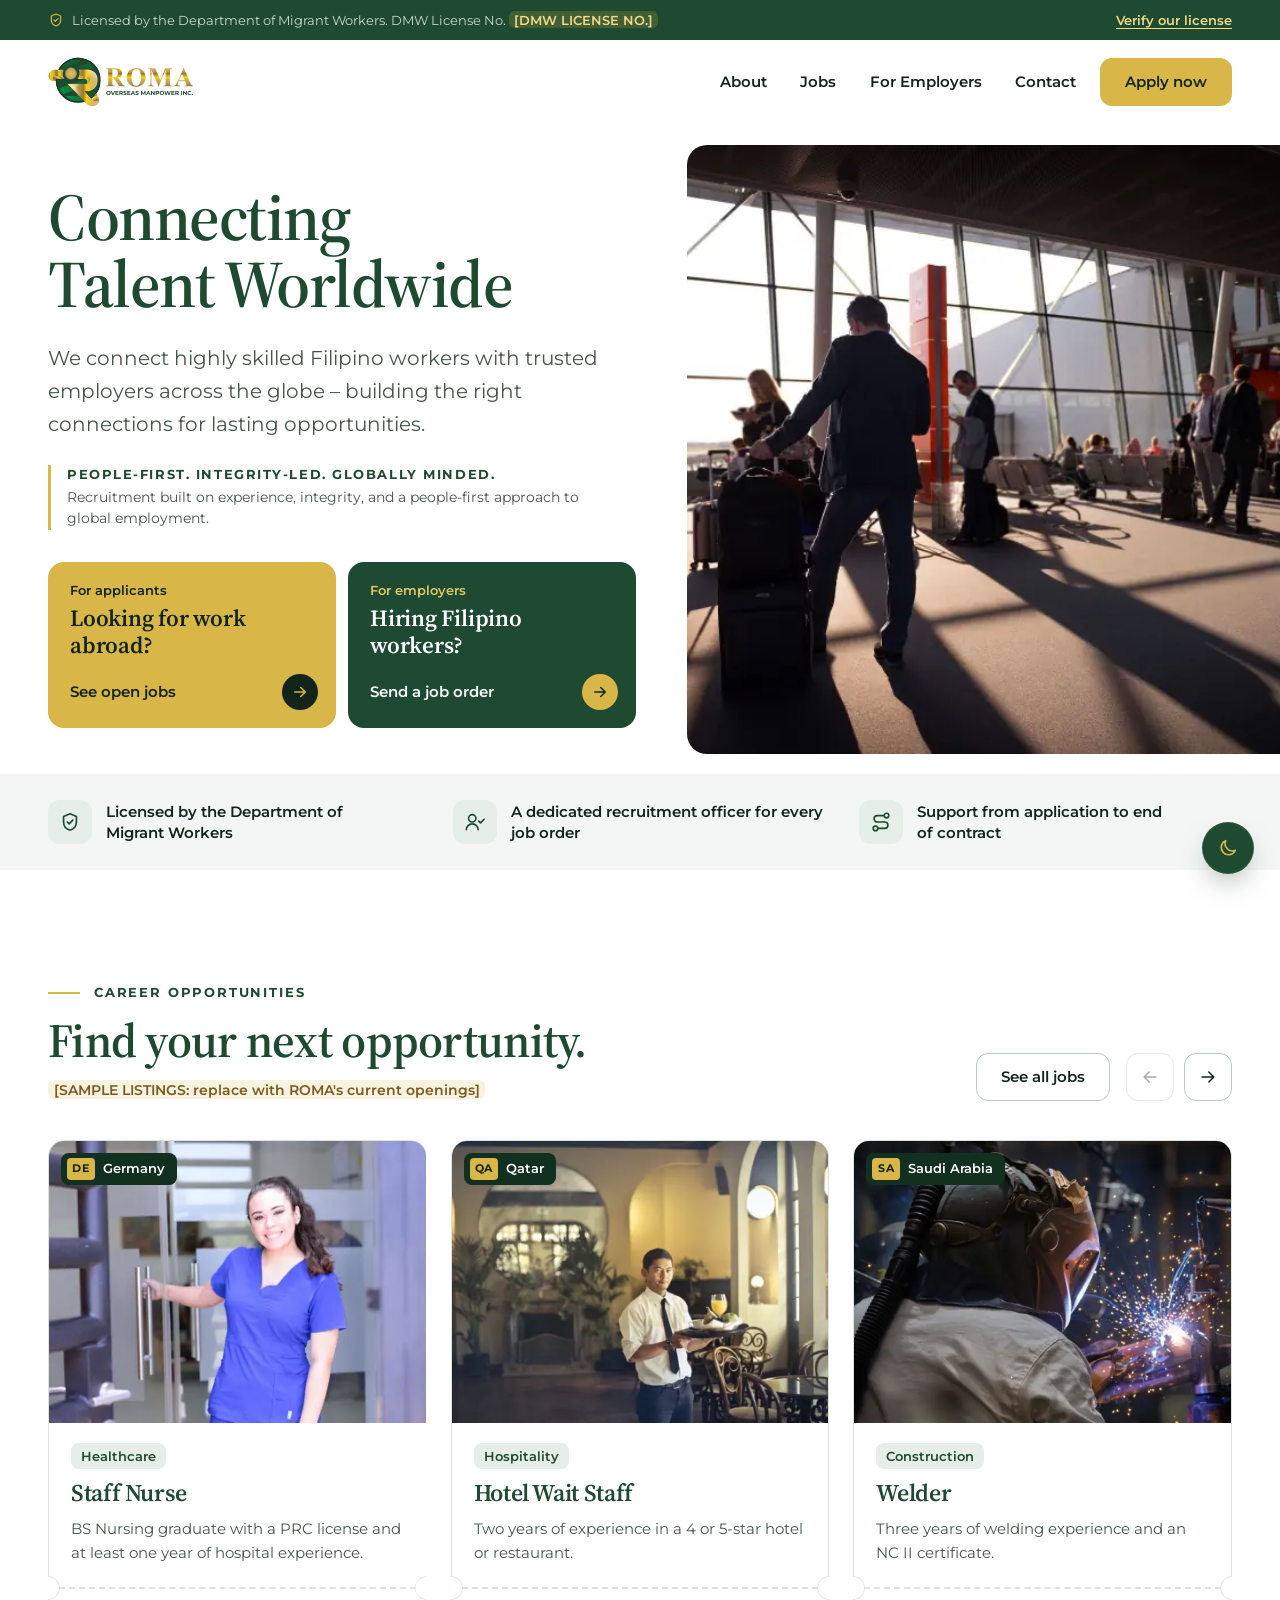
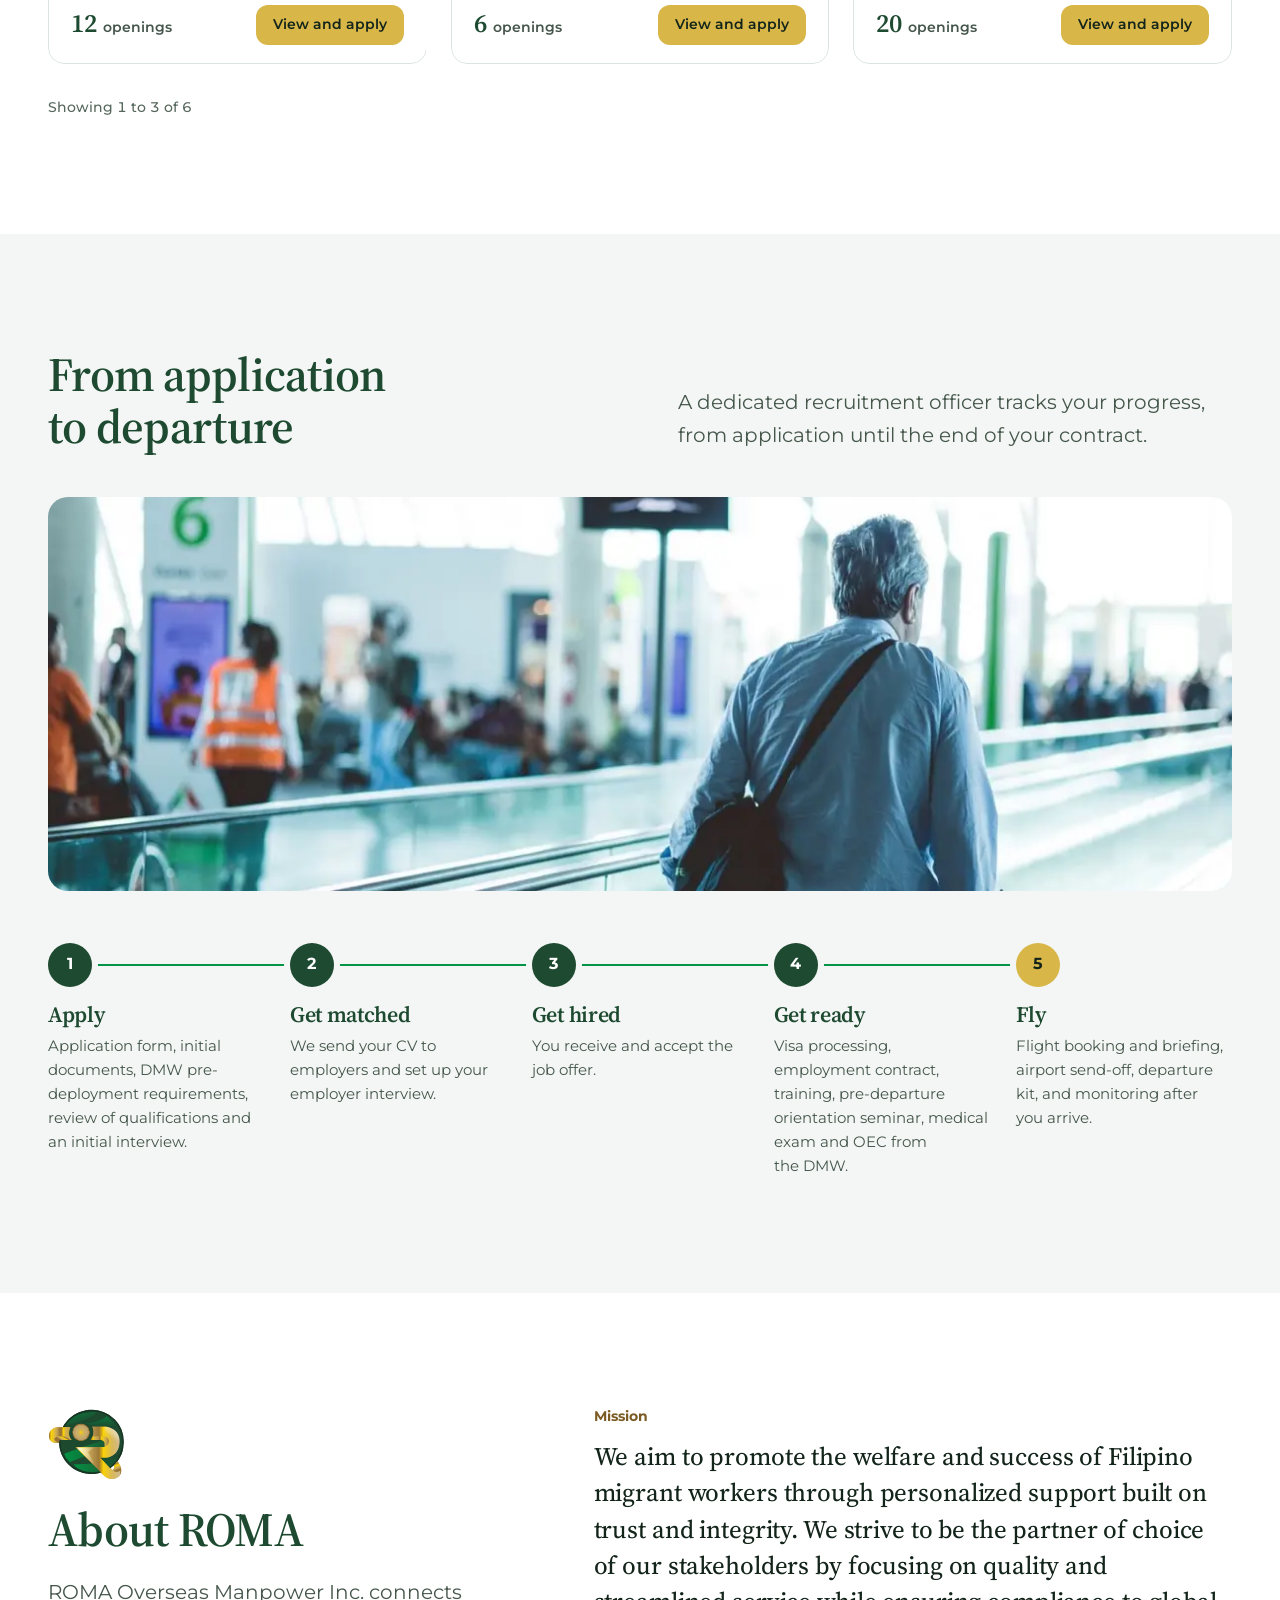
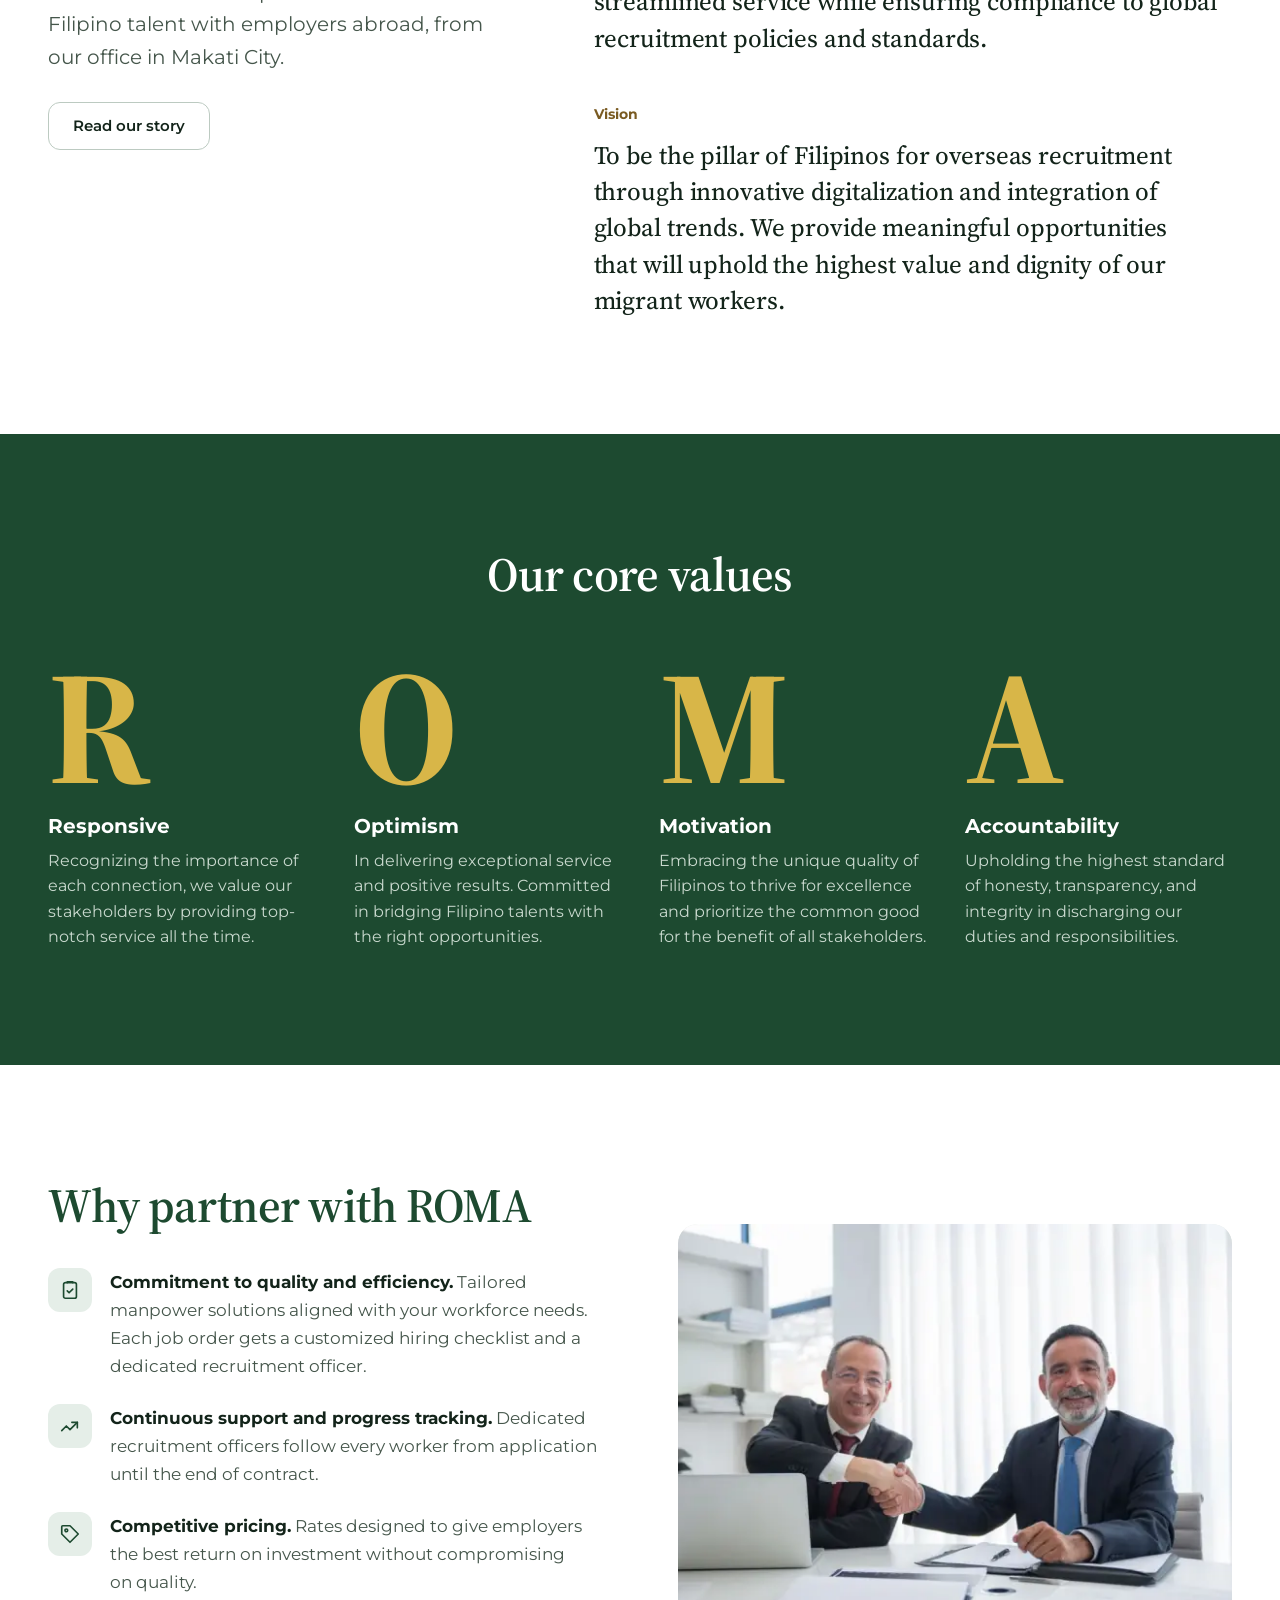
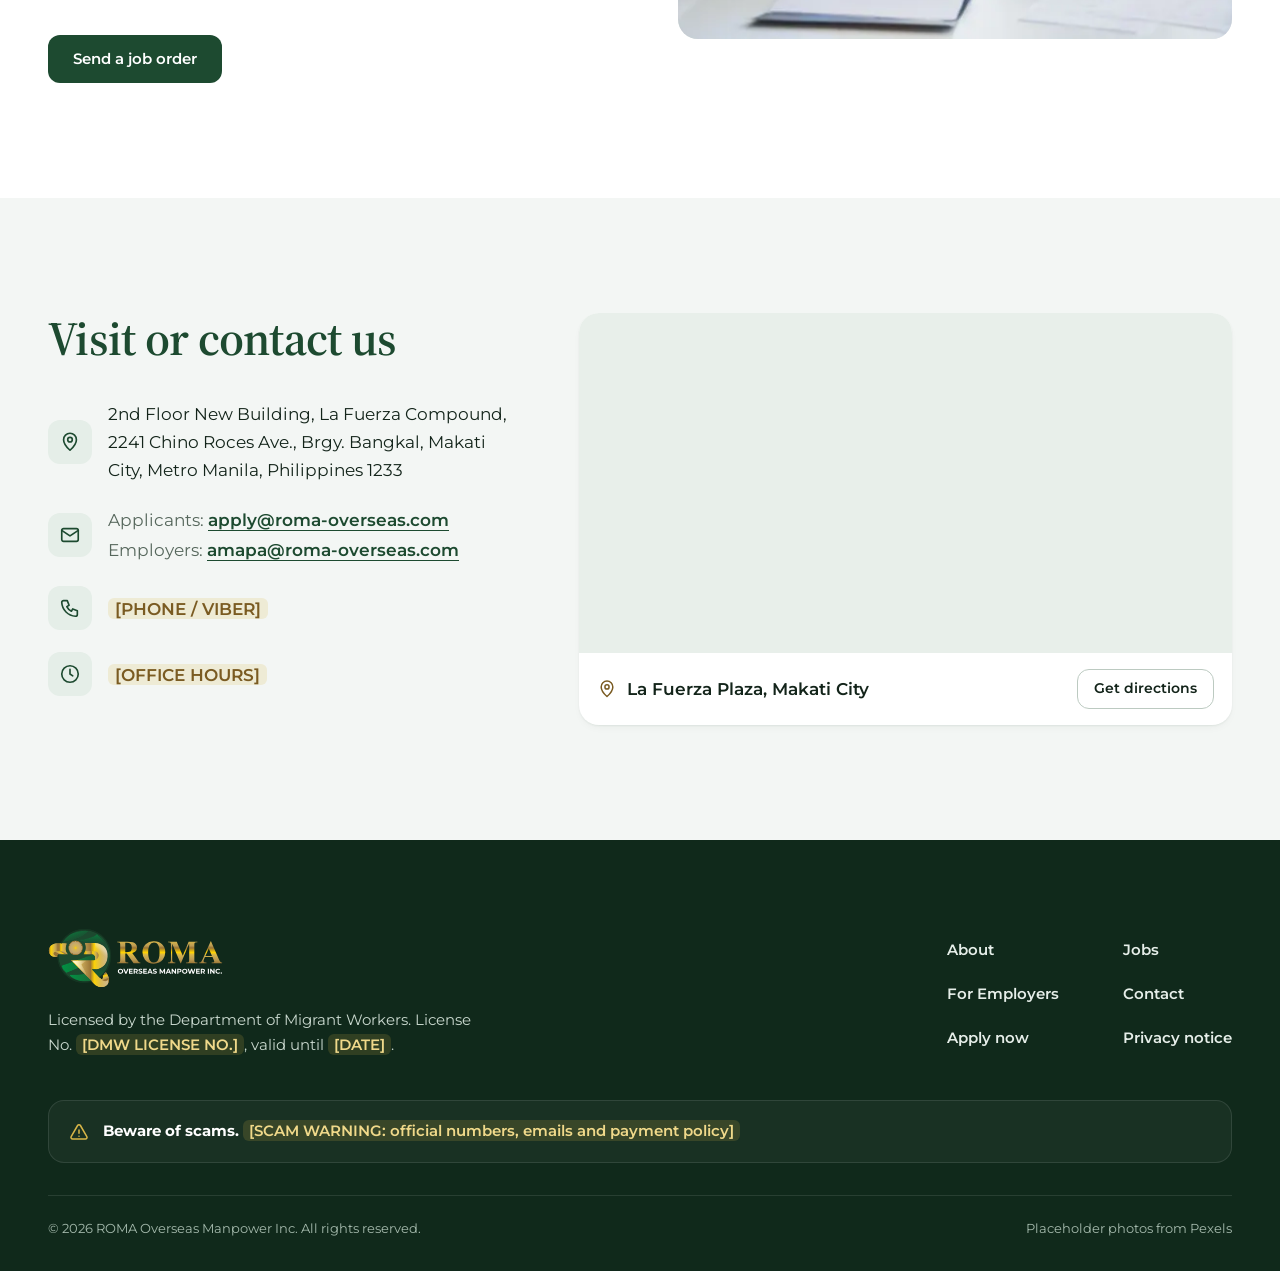
<file: index.html>
<!doctype html>
<html lang="en">
<head>
<meta charset="utf-8">
<meta name="viewport" content="width=device-width, initial-scale=1">
<meta name="robots" content="noindex, nofollow">
<title>ROMA Overseas Manpower Inc. | Website mock</title>
<meta name="description" content="Design mock of the ROMA Overseas Manpower Inc. website. Placeholder content.">
<meta name="theme-color" content="#1D4A30">
<link rel="icon" href="assets/logo/roma-icon.svg" type="image/svg+xml">
<link rel="preconnect" href="https://fonts.googleapis.com">
<link rel="preconnect" href="https://fonts.gstatic.com" crossorigin>
<link rel="stylesheet" href="https://fonts.googleapis.com/css2?family=Montserrat:wght@400;500;600;700&amp;family=Source+Serif+4:opsz,wght@60,400;60,600;60,700&amp;display=swap">
<link rel="preload" as="image" type="image/webp" href="assets/img/hero-airport-1200.webp" imagesrcset="assets/img/hero-airport-800.webp 800w, assets/img/hero-airport-1200.webp 1200w, assets/img/hero-airport-1600.webp 1600w" imagesizes="(min-width: 1025px) 50vw, 100vw">
<link rel="stylesheet" href="css/styles.css">
<script>
  // Light is the default on every first visit; a saved choice wins. Runs before paint so there is no flash.
  try { if (localStorage.getItem('roma-theme') === 'dark') document.documentElement.setAttribute('data-theme', 'dark'); } catch (e) {}
</script>
<script src="js/main.js" defer></script>
</head>
<body>

<svg class="sprite" aria-hidden="true" focusable="false" xmlns="http://www.w3.org/2000/svg">
  <symbol id="i-shield-check" viewBox="0 0 24 24"><path d="M12 3l7 3v6c0 4.5-3 7.7-7 9-4-1.3-7-4.5-7-9V6l7-3z"/><path d="M9 12l2 2 4-4"/></symbol>
  <symbol id="i-user-check" viewBox="0 0 24 24"><circle cx="9" cy="8" r="4"/><path d="M2.5 20.5a6.5 6.5 0 0 1 13 0"/><path d="M16 11l2 2 4-4"/></symbol>
  <symbol id="i-route" viewBox="0 0 24 24"><circle cx="6" cy="19" r="2.5"/><circle cx="18" cy="5" r="2.5"/><path d="M8.5 19h7.5a3.5 3.5 0 0 0 0-7H8a3.5 3.5 0 0 1 0-7h7.5"/></symbol>
  <symbol id="i-arrow-right" viewBox="0 0 24 24"><path d="M5 12h14M13 6l6 6-6 6"/></symbol>
  <symbol id="i-arrow-left" viewBox="0 0 24 24"><path d="M19 12H5M11 6l-6 6 6 6"/></symbol>
  <symbol id="i-chevron-down" viewBox="0 0 24 24"><path d="M6 9l6 6 6-6"/></symbol>
  <symbol id="i-menu" viewBox="0 0 24 24"><path d="M4 7h16M4 12h16M4 17h16"/></symbol>
  <symbol id="i-x" viewBox="0 0 24 24"><path d="M6 6l12 12M18 6L6 18"/></symbol>
  <symbol id="i-map-pin" viewBox="0 0 24 24"><path d="M12 21s-7-6.2-7-11.5A7 7 0 0 1 19 9.5C19 14.8 12 21 12 21z"/><circle cx="12" cy="9.5" r="2.5"/></symbol>
  <symbol id="i-mail" viewBox="0 0 24 24"><rect x="3" y="5" width="18" height="14" rx="2"/><path d="M3 7l9 6 9-6"/></symbol>
  <symbol id="i-phone" viewBox="0 0 24 24"><path d="M5 4h4l2 5-2.5 1.5a11 11 0 0 0 5 5L15 13l5 2v4a2 2 0 0 1-2 2A16 16 0 0 1 3 6a2 2 0 0 1 2-2z"/></symbol>
  <symbol id="i-clock" viewBox="0 0 24 24"><circle cx="12" cy="12" r="9"/><path d="M12 7v5l3 2"/></symbol>
  <symbol id="i-alert" viewBox="0 0 24 24"><path d="M10.3 4.2L2.6 17.5A2 2 0 0 0 4.3 20.5h15.4a2 2 0 0 0 1.7-3L13.7 4.2a2 2 0 0 0-3.4 0z"/><path d="M12 9.5v4M12 17h.01"/></symbol>
  <symbol id="i-clipboard-check" viewBox="0 0 24 24"><rect x="5" y="4" width="14" height="17" rx="2"/><path d="M9 4V3h6v1"/><path d="M9 13l2 2 4-4"/></symbol>
  <symbol id="i-trend" viewBox="0 0 24 24"><path d="M3 17l5-5 4 4 8-8"/><path d="M14 8h6v6"/></symbol>
  <symbol id="i-tag" viewBox="0 0 24 24"><path d="M3 12V4a1 1 0 0 1 1-1h8l9 9-9 9-9-9z"/><circle cx="8" cy="8" r="1.5"/></symbol>
  <symbol id="i-check" viewBox="0 0 24 24"><path d="M5 12.5l4.5 4.5L19 7.5"/></symbol>
  <symbol id="i-sun" viewBox="0 0 24 24"><circle cx="12" cy="12" r="4"/><path d="M12 2v2M12 20v2M4.9 4.9l1.4 1.4M17.7 17.7l1.4 1.4M2 12h2M20 12h2M4.9 19.1l1.4-1.4M17.7 6.3l1.4-1.4"/></symbol>
  <symbol id="i-moon" viewBox="0 0 24 24"><path d="M20 14.5A8 8 0 0 1 9.5 4a8 8 0 1 0 10.5 10.5z"/></symbol>
</svg>

<a class="skip-link" href="#main">Skip to content</a>

<aside class="licence-bar" aria-label="License">
  <div class="container licence-bar__inner">
    <p class="licence-bar__text">
      <svg class="icon" aria-hidden="true" focusable="false"><use href="#i-shield-check"/></svg>
      <span><span class="licence-bar__long">Licensed by the Department of Migrant Workers. </span>DMW License No. <span class="ph">[DMW LICENSE NO.]</span></span>
    </p>
    <a href="#">Verify our license</a>
  </div>
</aside>

<header class="site-header" id="site-header">
  <div class="container site-header__bar">
    <a class="site-header__logo" href="#top">
<svg class="logo" xmlns="http://www.w3.org/2000/svg" viewBox="137 106 3670 1256" role="img" aria-labelledby="rl-t" focusable="false"><title id="rl-t">ROMA Overseas Manpower Inc., home</title><defs><linearGradient id="rl-g0" x1="525" x2="1253" y1="741.1" y2="741.1" gradientUnits="userSpaceOnUse"><stop offset="0" stop-color="#bb9423"/><stop offset="0" stop-color="#e2b910"/><stop offset=".1" stop-color="#fdd204"/><stop offset=".2" stop-color="#d6b449"/><stop offset=".3" stop-color="#be9d52"/><stop offset=".5" stop-color="#9c7737"/><stop offset=".5" stop-color="#9f7931"/><stop offset=".6" stop-color="#f4ca07"/><stop offset=".6" stop-color="#fcd205"/><stop offset=".8" stop-color="#daba55"/><stop offset="1" stop-color="#ceb88e"/><stop offset="1" stop-color="#c7b185"/><stop offset="1" stop-color="#a27f3f"/></linearGradient><linearGradient id="rl-g2" x1="1076.9" x2="1076.9" y1="148" y2="1000" gradientUnits="userSpaceOnUse"><stop offset="0" stop-color="#0d723b"/><stop offset=".2" stop-color="#1d4a30"/><stop offset=".8" stop-color="#1d4a30"/><stop offset=".9" stop-color="#185633"/><stop offset="1" stop-color="#185633"/></linearGradient><linearGradient id="rl-g4" x1="22" x2="375" y1="426.1" y2="426.1" gradientUnits="userSpaceOnUse"><stop offset="0" stop-color="#9f7931"/><stop offset=".1" stop-color="#fdd304"/><stop offset=".3" stop-color="#d7b548"/><stop offset=".4" stop-color="#c09e52"/><stop offset=".5" stop-color="#9e7838"/><stop offset=".6" stop-color="#9d7733"/><stop offset=".7" stop-color="#fad004"/><stop offset=".8" stop-color="#d9b746"/><stop offset="1" stop-color="#c1a052"/><stop offset="1" stop-color="#ad8f4a"/></linearGradient><linearGradient id="rl-g5" x1="553.4" x2="598.9" y1="93.3" y2="218.5" gradientUnits="userSpaceOnUse"><stop offset="0" stop-color="#116938"/><stop offset="1" stop-color="#1b5032"/></linearGradient><linearGradient id="rl-g6" x1="297" x2="617" y1="819.8" y2="819.8" gradientUnits="userSpaceOnUse"><stop offset="0" stop-color="#019043"/><stop offset=".8" stop-color="#0b7d3d"/><stop offset="1" stop-color="#157a3b"/></linearGradient><linearGradient id="rl-g7" x1="458" x2="881" y1="1033.3" y2="1033.3" gradientUnits="userSpaceOnUse"><stop offset="0" stop-color="#029043"/><stop offset="1" stop-color="#176b38"/></linearGradient><linearGradient id="rl-g8" x1="1026.8" x2="768.2" y1="80" y2="790.4" gradientUnits="userSpaceOnUse"><stop offset="0" stop-color="#153522"/><stop offset="1" stop-color="#153522"/><stop offset="1" stop-color="#304629"/><stop offset="1" stop-color="#193723"/></linearGradient><linearGradient id="rl-g9" x1="671" x2="446.3" y1="859.2" y2="1047.7" gradientUnits="userSpaceOnUse"><stop offset="0" stop-color="#2d5232"/><stop offset="0" stop-color="#1d4a30"/><stop offset="1" stop-color="#1d492f"/></linearGradient><linearGradient id="rl-g10" x1="521" x2="787" y1="766.3" y2="766.3" gradientUnits="userSpaceOnUse"><stop offset="0" stop-color="#f9f5e8"/><stop offset=".2" stop-color="#fff4c0"/><stop offset=".4" stop-color="#f8e8a9"/><stop offset=".6" stop-color="#e9d597"/><stop offset="1" stop-color="#c0a15e"/></linearGradient><linearGradient id="rl-g12" x1="641" x2="984" y1="625.9" y2="625.9" gradientUnits="userSpaceOnUse"><stop offset="0" stop-color="#2a7d39"/><stop offset="0" stop-color="#1d783a"/><stop offset=".1" stop-color="#18763b"/><stop offset=".3" stop-color="#146e3a"/><stop offset=".9" stop-color="#185c35"/><stop offset="1" stop-color="#1c5a33"/><stop offset="1" stop-color="#245d34"/></linearGradient><linearGradient id="rl-g13" x1="755" x2="1053" y1="540.3" y2="540.3" gradientUnits="userSpaceOnUse"><stop offset="0" stop-color="#a4822b"/><stop offset="0" stop-color="#c09b1f"/><stop offset=".1" stop-color="#e5bd0e"/><stop offset=".1" stop-color="#f6cd06"/><stop offset=".1" stop-color="#f8d00a"/><stop offset=".2" stop-color="#d5b448"/><stop offset=".4" stop-color="#bd9c52"/><stop offset=".5" stop-color="#9a7534"/><stop offset=".6" stop-color="#fcd205"/><stop offset=".8" stop-color="#d6b448"/><stop offset=".9" stop-color="#bd9c52"/><stop offset="1" stop-color="#a27d39"/></linearGradient><linearGradient id="rl-g14" x1="1172.8" x2="1228" y1="945.2" y2="1096.9" gradientUnits="userSpaceOnUse"><stop offset="0" stop-color="#b7974f"/><stop offset=".1" stop-color="#9c7737"/><stop offset=".1" stop-color="#9e7832"/><stop offset=".3" stop-color="#facf04"/><stop offset=".3" stop-color="#fcd206"/><stop offset=".5" stop-color="#ddba40"/><stop offset=".5" stop-color="#d5b34a"/><stop offset=".7" stop-color="#be9c52"/><stop offset=".8" stop-color="#9a7435"/><stop offset="1" stop-color="#9b7536"/></linearGradient><linearGradient id="rl-g15" x1="240.7" x2="169.3" y1="472.7" y2="596.3" gradientUnits="userSpaceOnUse"><stop offset="0" stop-color="#ab842b"/><stop offset=".1" stop-color="#f6cb06"/><stop offset=".1" stop-color="#fcd206"/><stop offset=".3" stop-color="#d7b548"/><stop offset=".4" stop-color="#be9d52"/><stop offset=".5" stop-color="#997334"/><stop offset=".9" stop-color="#987334"/><stop offset=".9" stop-color="#9c7736"/><stop offset="1" stop-color="#b39047"/><stop offset="1" stop-color="#bf9e50"/><stop offset="1" stop-color="#c1a051"/></linearGradient><linearGradient id="rl-g17" x1="361.5" x2="334.2" y1="484" y2="531.5" gradientUnits="userSpaceOnUse"><stop offset="0" stop-color="#ddba2b"/><stop offset=".2" stop-color="#d4b348"/><stop offset=".5" stop-color="#bf9d52"/><stop offset=".9" stop-color="#9b7535"/><stop offset="1" stop-color="#b48d27"/><stop offset="1" stop-color="#c29a20"/></linearGradient><linearGradient id="rl-g18" x1="1108.2" x2="1135.8" y1="978.7" y2="1001.9" gradientUnits="userSpaceOnUse"><stop offset="0" stop-color="#1f3f26"/><stop offset="0" stop-color="#224026"/><stop offset="0" stop-color="#163824"/><stop offset=".1" stop-color="#1e3b24"/><stop offset=".1" stop-color="#153522"/><stop offset=".1" stop-color="#1b3a24"/><stop offset=".2" stop-color="#153622"/><stop offset="1" stop-color="#153522"/><stop offset="1" stop-color="#163622"/><stop offset="1" stop-color="#484f2a"/></linearGradient><linearGradient id="rl-sheen" x1="1235" x2="985" y1="360" y2="720" gradientUnits="userSpaceOnUse"><stop offset="0" stop-color="#fff" stop-opacity="0"/><stop offset=".1" stop-color="#fff" stop-opacity=".4"/><stop offset=".2" stop-color="#fff" stop-opacity=".4"/><stop offset=".3" stop-color="#fff" stop-opacity=".3"/><stop offset=".4" stop-color="#fff" stop-opacity=".1"/><stop offset=".5" stop-color="#fff" stop-opacity="0"/><stop offset=".6" stop-color="#fff" stop-opacity="0"/><stop offset=".7" stop-color="#fff" stop-opacity="0"/><stop offset=".8" stop-color="#fff" stop-opacity="0"/><stop offset=".9" stop-color="#fff" stop-opacity="0"/><stop offset="1" stop-color="#fff" stop-opacity="0"/></linearGradient><linearGradient id="rl-roma-gold" x1="0" x2="0" y1="381" y2="856" gradientUnits="userSpaceOnUse"><stop offset="0" stop-color="#d8b648"/><stop offset=".2" stop-color="#bd9c53"/><stop offset=".3" stop-color="#997334"/><stop offset=".5" stop-color="#ffd402"/><stop offset=".6" stop-color="#d7b549"/><stop offset=".8" stop-color="#bd9c53"/><stop offset="1" stop-color="#997334"/><stop offset="1" stop-color="#997334"/></linearGradient><radialGradient id="rl-g3" cx="575.2" cy="411.6" r="148.3" gradientUnits="userSpaceOnUse"><stop offset=".1" stop-color="#f5cc14"/><stop offset=".1" stop-color="#eec720"/><stop offset=".2" stop-color="#d9b84d"/><stop offset=".6" stop-color="#c8ab6b"/><stop offset=".9" stop-color="#ba9d6a"/><stop offset=".9" stop-color="#a68343"/><stop offset=".9" stop-color="#a17c3b"/><stop offset="1" stop-color="#9c7636"/><stop offset="1" stop-color="#8e7034"/></radialGradient><clipPath id="rl-gold-clip"><path d="m675.5 301.8 4.5 4.1a145 145 0 0 1 44.3 99.2A149 149 0 0 1 688 508.9l-1.3 1.5a128 128 0 0 1-23.6 21.8 153 153 0 0 1-110.7 27q-5.2-.9-10.4-2.2l-2.3-.5A143 143 0 0 1 489 533l-2.5-1.9a154 154 0 0 1-29.5-29.2l-1.8-2.3a151 151 0 0 1-27.1-111c5.3-32 20.3-59.5 42.9-82.7l1.9-2c53.5-56.7 147-51.3 202.6-2.1"/><path d="m764 308 91.5-.2h13.1l34.8-.1 35.8-.1h20l19-.1h6.9A273 273 0 0 1 1138 356l1.7 1.2a250 250 0 0 1 28 22.3 241 241 0 0 1 35.6 40.3c45.9 62.7 52.8 147.6 41.4 222.2a263 263 0 0 1-38.7 102l-1.4 2a239 239 0 0 1-57.6 61l-3.3 2.5a291 291 0 0 1-91.1 44.4l-2.6.8-9 2.3-2 .5a177 177 0 0 1-42.3 4.1l-6.7.1h-17.7l-18 .1-35.3.2 1.6 1.6 2.2 2.2 2.1 2.1q3.9 3.9 7.3 8.1 4.6 5.3 9.6 10.2l16.4 17.8 9.9 10.6 11.3 12.3 13.9 15.1 13.9 14.9 9.8 10.6 15.3 16.6 8.5 9.2 1.5 1.6 10.2 10.9q7.2 7.7 14.1 15.6 3.1 3.4 6.4 6.6l4.6 4.6 2.3 2.3 2.1 2.1 1.8 1.6c1.2 1.4 1.2 1.4 1.2 3.4l1.6.8c3.2 1.6 5.5 4 8.1 6.5a232 232 0 0 0 22.4 18.3l3.8 2.9c4.4 3.5 4.4 3.5 7.8 3.5 8.6-3.8 13.1-12.8 16.6-21.1 7.1-18.4 6.3-39.6 3.1-58.9-1-7.1-1-7.1.7-9.7l1.5-1.6 1.7-1.7 1.8-1.8 3.6-3.8 1.7-1.8 5.4-5.8q5-5.8 10.2-11.5c2-2.3 2-2.3 3.6-4.6l1.4-1.7h2l.8-1.7c1.6-3 3.8-4.9 6.2-7.3l3-4q3.6-4.8 8-9l7-8c5 4.6 8.7 10 12.6 15.6l2.1 3.1a390 390 0 0 1 21.4 34.5c26.7 45.7 40 97.8 27 150.3a133 133 0 0 1-27.1 53.5l-1.3 1.6a131 131 0 0 1-22.3 20.6c-38 28.8-84.4 38.1-131.4 31.8-40.3-6.2-77.5-24-107.5-51.7l-7.2-6.5q-7.5-6.6-14.3-13.7l-2.6-2.6-7.1-7.1-7.7-7.7-13.5-13.4-20-20.1-35.8-35.8-31.3-31.3-2.1-2.1-8.5-8.4-79-79.1-70.3-70.3-79-79-8.4-8.4-2.1-2.1-31.3-31.3-35.6-35.5-19.9-20-13.3-13.3-7.6-7.5-8.1-8.2-2.4-2.4-2.2-2.2-1.9-1.9C468 668 468 668 468 667h516c5.2-73.5 5.2-73.5-17.9-100.7a61 61 0 0 0-39-19.6h-19.7l-15-.1-15.6-.1-29.7-.1-33.7-.1-69.4-.3a82 82 0 0 1 8.1-15.8l8.2-14.5c28.8-49.9 32.6-112.5 18.4-167.5a227 227 0 0 0-12.3-35l-1.4-3zM390 319a56 56 0 0 1-2.8 9.9c-20 51-32.4 113-9.9 165.4A144 144 0 0 0 398 528l2.2 2.6q5.4 6.3 11.8 11.4v1h-3.1l-74.3.2-35.9.1-31.3.1-16.6.1-15.6.1h-15.8c-6.7.1-13.3 1.6-18.8 5.6-5.5 5.8-6.1 11.6-6.1 19.2l-.1 2.7-.1 8.3-.1 5.7-.2 13.9-32-.5-14.9-.2-14.4-.2-5.5-.1c-12.2-.1-22-1.9-33.2-7l-2.9-1.3-6.6-3.3-2.4-1.3A126 126 0 0 1 35 541l-1-1.7C15 507.4 12.5 467.5 21.2 432A149 149 0 0 1 56 370l1.8-2c26.7-28.3 70.3-46.5 108.8-48.2h6l7.1-.1 5.2-.1 14.3-.1 9-.1c60.6-.7 121.2-.5 181.8-.4"/></clipPath></defs><g id="roma-logo-art"><g transform="translate(140 110)"><circle cx="757.2" cy="579.7" r="564.1" fill="#153522"/><path fill="#ceac44" d="m675.5 301.8 4.5 4.1a145 145 0 0 1 44.3 99.2A149 149 0 0 1 688 508.9l-1.3 1.5a128 128 0 0 1-23.6 21.8 153 153 0 0 1-110.7 27q-5.2-.9-10.4-2.2l-2.3-.5A143 143 0 0 1 489 533l-2.5-1.9a154 154 0 0 1-29.5-29.2l-1.8-2.3a151 151 0 0 1-27.1-111c5.3-32 20.3-59.5 42.9-82.7l1.9-2c53.5-56.7 147-51.3 202.6-2.1"/><path fill="#ceac44" d="m764 308 91.5-.2h13.1l34.8-.1 35.8-.1h20l19-.1h6.9A273 273 0 0 1 1138 356l1.7 1.2a250 250 0 0 1 28 22.3 241 241 0 0 1 35.6 40.3c45.9 62.7 52.8 147.6 41.4 222.2a263 263 0 0 1-38.7 102l-1.4 2a239 239 0 0 1-57.6 61l-3.3 2.5a291 291 0 0 1-91.1 44.4l-2.6.8-9 2.3-2 .5a177 177 0 0 1-42.3 4.1l-6.7.1h-17.7l-18 .1-35.3.2 1.6 1.6 2.2 2.2 2.1 2.1q3.9 3.9 7.3 8.1 4.6 5.3 9.6 10.2l16.4 17.8 9.9 10.6 11.3 12.3 13.9 15.1 13.9 14.9 9.8 10.6 15.3 16.6 8.5 9.2 1.5 1.6 10.2 10.9q7.2 7.7 14.1 15.6 3.1 3.4 6.4 6.6l4.6 4.6 2.3 2.3 2.1 2.1 1.8 1.6c1.2 1.4 1.2 1.4 1.2 3.4l1.6.8c3.2 1.6 5.5 4 8.1 6.5a232 232 0 0 0 22.4 18.3l3.8 2.9c4.4 3.5 4.4 3.5 7.8 3.5 8.6-3.8 13.1-12.8 16.6-21.1 7.1-18.4 6.3-39.6 3.1-58.9-1-7.1-1-7.1.7-9.7l1.5-1.6 1.7-1.7 1.8-1.8 3.6-3.8 1.7-1.8 5.4-5.8q5-5.8 10.2-11.5c2-2.3 2-2.3 3.6-4.6l1.4-1.7h2l.8-1.7c1.6-3 3.8-4.9 6.2-7.3l3-4q3.6-4.8 8-9l7-8c5 4.6 8.7 10 12.6 15.6l2.1 3.1a390 390 0 0 1 21.4 34.5c26.7 45.7 40 97.8 27 150.3a133 133 0 0 1-27.1 53.5l-1.3 1.6a131 131 0 0 1-22.3 20.6c-38 28.8-84.4 38.1-131.4 31.8-40.3-6.2-77.5-24-107.5-51.7l-7.2-6.5q-7.5-6.6-14.3-13.7l-2.6-2.6-7.1-7.1-7.7-7.7-13.5-13.4-20-20.1-35.8-35.8-31.3-31.3-2.1-2.1-8.5-8.4-79-79.1-70.3-70.3-79-79-8.4-8.4-2.1-2.1-31.3-31.3-35.6-35.5-19.9-20-13.3-13.3-7.6-7.5-8.1-8.2-2.4-2.4-2.2-2.2-1.9-1.9C468 668 468 668 468 667h516c5.2-73.5 5.2-73.5-17.9-100.7a61 61 0 0 0-39-19.6h-19.7l-15-.1-15.6-.1-29.7-.1-33.7-.1-69.4-.3a82 82 0 0 1 8.1-15.8l8.2-14.5c28.8-49.9 32.6-112.5 18.4-167.5a227 227 0 0 0-12.3-35l-1.4-3zM390 319a56 56 0 0 1-2.8 9.9c-20 51-32.4 113-9.9 165.4A144 144 0 0 0 398 528l2.2 2.6q5.4 6.3 11.8 11.4v1h-3.1l-74.3.2-35.9.1-31.3.1-16.6.1-15.6.1h-15.8c-6.7.1-13.3 1.6-18.8 5.6-5.5 5.8-6.1 11.6-6.1 19.2l-.1 2.7-.1 8.3-.1 5.7-.2 13.9-32-.5-14.9-.2-14.4-.2-5.5-.1c-12.2-.1-22-1.9-33.2-7l-2.9-1.3-6.6-3.3-2.4-1.3A126 126 0 0 1 35 541l-1-1.7C15 507.4 12.5 467.5 21.2 432A149 149 0 0 1 56 370l1.8-2c26.7-28.3 70.3-46.5 108.8-48.2h6l7.1-.1 5.2-.1 14.3-.1 9-.1c60.6-.7 121.2-.5 181.8-.4"/><path fill="url(#rl-g0)" d="M797.6 305.8h24.3l11.2-.1h75.1l31.2-.1h42.4c20.4-.1 40.4 1.8 60.2 7l4.1 1.1a288 288 0 0 1 130.5 71.8q10.5 10 19.4 21.5l1.3 1.7q10.3 13.4 18.7 28.3l1.1 2a230 230 0 0 1 15.9 35l.8 2.2A270 270 0 0 1 1248 537l.3 2.4c9.3 76.8-5.3 157.7-51.6 220.6q-2.7 3.6-5.7 7l-2.7 3.2a226 226 0 0 1-34.9 34c-35.3 29.8-91 58.4-138.1 58h-13l-7-.1h-36.8L922 862l3.4 3.8 1.9 2.2q2.7 3 5.5 6l1.9 2.1 2 2.1 16.7 17.9 21.6 23.4 15.3 16.5 23.5 25.4 13.3 14.5a1027 1027 0 0 1 25.1 27.1l9.3 10 1.5 1.7 5.7 6c1.3 1.3 1.3 1.3 2.6 3.6 4.1 6.6 8.1 9.3 15.7 11.2l2 .5c-1 3-1.8 3.9-4 6l1.6.6c3.2 1.8 5.5 4.2 8.1 6.7 7.6 7.2 15.9 13.4 24.3 19.7l2 1.5c4.7 3.5 4.7 3.5 7.8 3.3 2.2-.8 2.2-.8 4.2-1.8l.5 1.9c3.3 10.4 11.2 14.4 20.4 19.3a140 140 0 0 0 21.1 8.8l2.9.9c20.1 5.4 40 1.6 57.9-8.5 12-7.3 22.7-17 28.4-30.1 1.8-3.3 1.8-3.3 4.9-4.5 2.9.2 2.9.2 4.9 2.2 5.7 34.9-3 76.4-23.4 105.5q-3.7 4.9-7.6 9.5l-1.4 1.5a127 127 0 0 1-20.6 19.5l-1.6 1.2c-38 28.8-84.5 38-131.4 31.8-40.3-6.2-77.5-24-107.5-51.7l-7.1-6.4q-7.6-7-14.7-14.4l-7.5-7.7-17.1-17.7-2.8-3c-7.5-7.9-7.5-7.9-12.2-8.5q-3.6.3-7.1 1.4l-.6-5.8c-1.2-6.4-4.5-9.7-8.9-14.1l-2.1-2.1-6.9-6.9-4.9-4.9-12.3-12.3-14.6-14.6-27.1-27.1-26.9-26.8-1.7-1.7-6.7-6.8-61.8-61.7-58.3-58.2-1.8-1.8-10.8-10.9-3.6-3.6-57.3-57.3-16.8-16.7-35.3-35.3-14.6-14.6-13.3-13.3-4.9-4.8-6.6-6.6-1.8-1.9a231 231 0 0 0-11.6-10.6q-8-7.4-15.7-15.2l-4.4-4.3-6.3-6.2-2-1.9-1.8-1.9-1.6-1.5c-1-1.6-1-1.6-.6-3.7l.6-1.9 59.8-.5a2558 2558 0 0 0 51.9-.4l12.8-.1h12.1l4.4-.1h9.5c2.5.1 2.5.1 3.5 1.1l5.6.1h146.8l50.8.1H961c24.8.1 24.8.1 34.5-6.2l1.8-1.2c27.4-17.9 48.8-41.5 56.7-73.8 4.4-21-1.9-44.3-13-62a86 86 0 0 0-50.2-33.6q-5.7-.7-11.6-.6h-11.5l-6.4-.1h-17.2l-18.1-.1-34.1-.2-38.9-.1-80-.3q.6-5.9 2.3-11.5l.7-2.5.8-2.5c3.4-11.4 5.5-22.8 7.2-34.5l.3-2.1a214 214 0 0 0-17.4-116.3l-1.2-2.4-1.1-2.1c-.8-2.7-.2-4.4.4-7.1 10.8-1.4 21.7-1.2 32.6-1.2M508 681q5.9 7 12.4 13.5l1.9 1.9 6.2 6.2 4.4 4.5 12.1 12 12.7 12.7 21.2 21.2 24.6 24.6 21.1 21.1 12.6 12.6 11.8 11.8 4.4 4.4c12.4 12.4 12.4 12.4 18.6 17.7q7 6.4 13.6 13.3l3.5 3.5 7.4 7.4 11.7 11.7 24.7 24.8 26.8 26.9 11.7 11.6 7.2 7.2 3.3 3.4 4.6 4.6 2.6 2.6c1.9 1.8 1.9 1.8 2.9 1.8 2.1-14.7-2.9-23.8-10-36.3q-5.4-10.1-10.4-20.5l-6.2-12.5-1.2-2.3-9.4-18.2q-7.4-14.1-14.4-28.4-5.4-11-11.1-21.7-9-17.1-17.6-34.5l-4.7-9.3-4.5-8.9-1.7-3.4-1.5-3-1.4-2.8c-.9-2.2-.9-2.2-.9-5.2 2.3-2.1 2.3-2.1 5.5-4.4l3.6-2.7 1.9-1.4q5-4 9.9-8l23.8-18.9 20.3-16.1q13.1-10.9 26.9-21.2l3.1-2.3v-1z"/><path fill="#1d492f" d="M752.5 37.7h8.9q40.4-.5 80.4 5.6l2 .3A594 594 0 0 1 886 52l3.5.9a527 527 0 0 1 154.2 64.7l4.7 2.8 6.4 4.1c.4.1.4.1 2 1.1 1.7 1.2 1.7 1.2 4.2 3.4.4 3.7-1 5.1-3.3 7.9l-2.9 3-1.5 1.5c-1.4 1.5-1.4 1.5-4.3 3.6-3.9-.3-6.1-1.5-9-4.1l-2.3-1.9-2.2-1.9-4.5-3.9-2-1.7a28 28 0 0 0-6-3.5l-2.4 2.5a159 159 0 0 1-25.3 21.8 291 291 0 0 1-33.8 20C875.2 217.8 772.7 235.1 651 251l3.3.5q13.1 2 25.8 6.2l3.1 1.1q13 4.6 24.8 11.2l3.5 1.9a218 218 0 0 1 39 27.8l8.1 6.9 2.9 2.5c2.5 1.9 2.5 1.9 4.6 2.3 1.9.6 1.9.6 3 2.2l.8 2 1 2.3.9 2.6 1.1 2.7a223 223 0 0 1 15.4 74.7v2.5c.5 50.6-11.8 93-37.5 136.5l-1.4 2.4-3.4 5.7h2.9l68.9-.1 33.4-.1 29-.1h35.2c9.2-.1 17.8.1 26.6 3.3v4l-3.4 1.2-12.9 4.6-5.5 2q-17.4 6.1-34.7 12.6l-43.4 15.7-10.3 3.6-15 5.4-41.6 15-6.1 2.2-55 19.8-36.9 13.2-6.6 2.4-19.6 7-8.1 2.9-5.5 2-3.4 1.2-2.9 1.1c-3.1 1.1-3.1 1.1-6.5 2.7-6.2 2.3-12.6 1.9-19.1 1.8l-4.3.1h-11.9l-12.4.1-23.4.1-26.6.1-54.9.2 1.4 1.4 14 13.8 5.2 5.2 7.5 7.4 2.4 2.4 2.2 2.2 2 1.9c1.3 1.7 1.3 1.7 1.3 4.7l-74.7 27.1-2.1.7-33.3 12-27.1 9.7-8.1 2.9-40.4 14.6-3.2 1.2-14.5 5.3-5 1.8-2.3.9c-5.1 1.8-5.1 1.8-7.3 1.8q6.3 37.5 26 70l1.2 2q7 11.8 15.5 22.8c1.3 2.2 1.3 2.2 1.1 4.2-1.3 3.4-4.1 5.7-6.7 8.3l-1.6 1.6c-4.1 4.1-4.1 4.1-7.5 4.1q-2.4-3-4.3-6l-1.3-1.9-2.7-4.1-3.9-6a549 549 0 0 1-25.3-42.3l-3-5.5A479 479 0 0 1 250 772l-.8-2.1A516 516 0 0 1 217 622l-.2-3.5c-.9-13.3-.9-26.6-.9-39.9v-28.9q.3-4 1.1-7.7l53.9-.4 25.1-.2q56-.4 112-.4l-2.5-2.5-3.3-3.2-1.6-1.7a93 93 0 0 1-10.2-11.6l-1.3-1.9c-27.6-39.6-28.9-88.7-21-134.7A401 401 0 0 1 388 320H283c1.1-7.9 1.1-7.9 3.9-12.4l1.8-3 1.9-3.1 2.1-3.4A567 567 0 0 1 342 230l3-3.6a392 392 0 0 1 46.1-47.7q3.7-3.2 7.2-6.6a377 377 0 0 1 18.3-15.3C490.6 97.3 579.4 58 699 40l2.4-.2c17.1-1.8 34-2.1 51.1-2.1M680 57.5l-8.6 1.4C583 73 498 108.8 406 179l-1.7 1.5a431 431 0 0 0-27.1 24c-16.8 15.6-16.8 15.6-24.2 24.3l-5.9 6.5q-12 13.2-22.8 27.4l-1.7 2.1c-9.6 12.6-9.6 12.6-9.6 15.2q15.4.2 30.6-1.5l2.4-.3a1090 1090 0 0 0 105.4-17.7 1791 1791 0 0 0 75.6-17.6A624 624 0 0 0 773 123l2.9-2.3a608 608 0 0 0 28.7-24.5l4.9-4.4q7.5-6.6 14.4-13.7l5.7-5.1q4.9-4.2 8.8-9.2c1.6-1.8 1.6-1.8 4.1-4.2C844 58 844 58 844 56l-12.8-1.4-3.6-.4c-19-2.1-38-2.4-57.1-2.4h-3.7c-29 0-58.2.9-86.8 5.7M479 300l-2.8 2.4q-9.6 8.4-17.2 18.6l-1.2 1.6A154 154 0 0 0 430 385l-.7 3.5a147 147 0 0 0 23.2 105.6q8.4 11.7 18.5 21.9l1.9 2.1A140 140 0 0 0 575 559.4h2c39.3-.2 75.8-16.2 103.8-43.8A147.8 147.8 0 0 0 687 315l-2-2.4q-6.4-7.4-14-13.6l-2.8-2.3A159 159 0 0 0 642 280l-1.8-1a135 135 0 0 0-46.2-14l-2.6-.3c-40.3-4.5-82 8.3-112.4 35.3"/><path fill="url(#rl-g2)" d="M1023.3 124.3c4.3 1.1 7.2 3.9 10.5 6.8l2.2 1.8 6 5.1 2.4 2 9.8 8.9 1.6 1.5 1.5 1.4q5.1 4.7 10.5 8.9 5.5 4.6 10.5 9.6 2.7 2.7 5.7 5.2 4.8 4.2 9.1 8.7l5.2 4.6q8.9 8 17.3 16.7l5.8 5.8c11.4 11.3 11.4 11.3 16.2 17.1l4.9 5.1q5.5 5.5 10.5 11.5l2.7 3.1 6.1 7.2 6.2 7.2c11.5 13.3 22.1 27.2 32.7 41.1l1.8 2.3 3.5 5.1c5-2 8-6.1 11.5-10 2.5-2 2.5-2 4.4-2 3 1.4 3.8 3.3 5.3 6.2l1.9 3.3 1.9 3.6 2 3.7c26 47.9 45.8 98.7 57 152.2l.6 3.1c18.9 92 12.4 187.2-64.6 385.9l-1.6 2.6q-14.4 24-31.4 46.4l-1.6 2a358 358 0 0 1-33.6 39.2q-4.4 4.2-8.3 8.8a198 198 0 0 1-23.5 23.2l-6.3 5.7q-9 8.4-18.7 16.1l-1.6 1.3-10.5 8.2-6.2 4.9-4.3 3.3-2 1.7c-4.7 3.6-4.7 3.6-8.1 3.7a57.8 57.8 0 0 1-9.6-8.2l-6.1-6.8q-5.3-6-10.9-11.9l-15.9-17.1-9.8-10.6-15.2-16.4-9.8-10.6q-7.8-8.2-15.3-16.6l-37-39.9-7.5-8.1-7.2-7.9-2.1-2.3c-3.9-4.3-3.9-4.3-3.9-7.7h3.8l36.3-.1h18.7l18.1-.1h6.8a165 165 0 0 0 47.3-6.8l2.7-.8A271 271 0 0 0 1163 791l4.1-3.6c8.2-7.1 15.2-14.9 21.9-23.4l2.3-2.9c48.4-60.9 62.1-142.4 54.1-218.2A283 283 0 0 0 1224 461l-1.1-2.4c-15-34.1-39.1-66-68.9-88.6l-1.6-1.3c-34-26-72.5-43.2-113.9-53.5l-3.3-.9a246 246 0 0 0-59.3-5.6l-6.9-.1-18.5.1h-19.4l-32.5.1h-45.9l-85.7.2v6c-5.4-.4-8.1-3.4-11.9-6.8l-4-3.6-2.1-1.8a229 229 0 0 0-34-24.8l-2.2-1.3a162 162 0 0 0-55.2-21.5l-2.2-.3-4.4-.7c-1.9-.3-1.9-.3-5-1.2-1-2-1-2-1-4 2.2-2.2 7-1.8 10-2.1l5.9-.7 3.2-.4c96.6-11.2 197.7-29.2 285.9-71.8l5.2-2.5c23.1-11.1 46-25 63.3-44.3 2.5-2.2 2.5-2.2 4.8-2.9"/><path fill="url(#rl-g3)" d="m674.4 298.8 9.6 9.1 1.6 1.5c24.1 22.5 38.2 59.4 39.5 91.7 1.2 42.8-10 81.8-39.9 113.5L681 519l-1.7 1.8A141 141 0 0 1 606 559l-2.8.5c-9.1 1.6-18 1.9-27.2 1.9h-2.3c-40.4-.2-77-15.8-105.9-44.2a150 150 0 0 1-42.2-105.8c.2-41.5 16.2-78.8 45.4-108.5 54.5-53.6 146.7-54.5 203.4-4.1"/><path fill="url(#rl-g4)" d="M261 311c2.5 1.1 4.3 2.3 6.4 4 4.6 3.1 9.8 2.6 15.2 2.5l3.5.1h11.5l8 .1h18.8l21.5.1 44.1.2c.8 3.7 1.1 5.7-.4 9.2l-1 2.4-1 2.6c-18.5 46.3-28.8 99.6-13.6 148.3 1 3.5 1 3.5 1 7.5h-2.7l-10.1.3h-4.4c-7.8.2-14.5.4-21.8 3.7-3.6-.2-6.4-.8-9.8-2a29 29 0 0 0-9.8-1.2h-8.3l-4.5.1h-9.8l-26 .1h-2.7q-30.3 0-60.4-.5l-4.9-.1-26.8-.4-.4 1.9c-.8 2.9-2 3.6-4.6 5.1-2.6.3-2.6.3-5.3.2h-2.8c-2.9-.2-2.9-.2-6.3-.9-8.5-.7-18.3 6.5-24.6 11.8a43 43 0 0 0-13.6 27.3c.5 11.4 8 20.5 16 28.2q6 5 12.5 9.2a34 34 0 0 1 11.9 15.8l1.2 2.7c3 6.4 3 6.4 3 8.7l-20.5-.1h-6.9a81 81 0 0 1-41.3-8.1l-6.8-3.4-2.4-1.3A126 126 0 0 1 35 541l-1-1.7C15 507.4 12.5 467.5 21.2 432A149 149 0 0 1 56 370l1.8-2c26-27.6 69.6-46.8 107.4-48.1l7.3.1h8.7l12.6.1 23.3.2 16.3.1 6.2.1 8.7.1h2.6c2.3 0 2.3 0 6.1-.6 1.5-2.4 1.5-2.4 2-5z"/><path fill="url(#rl-g5)" d="m838 53 2.7.3 5.3.7c.8 2.2.8 2.2 1 5a37 37 0 0 1-5.1 5.4c-6.4 6-6.4 6-9.1 9.4q-4 4.5-8.6 8.3-3.7 3.3-7.2 6.9-6.3 6.2-13 12l-3.3 2.9a481 481 0 0 1-29.3 24A417 417 0 0 1 743 149l-3 2a653 653 0 0 1-211 94l-2.5.6a1440 1440 0 0 1-156.4 31.8l-2.7.3a692 692 0 0 1-31 3.7q-12.7 1-25.4.6c-.8-2.3-1.2-3.5-.2-5.8l1.3-1.7 1.4-2.1 1.6-2.2 1.7-2.2q11.9-16 25.1-31.1l1.5-1.8q4.8-5.4 10.1-10.6 2.4-2.4 4.7-5.3 9.5-10.9 20.5-20.2l7.3-6.7q9.5-9 20-17.3l3.1-2.5A570 570 0 0 1 482 123l2.6-1.5C558.5 79.7 642.1 55.3 838 53"/><path fill="url(#rl-g6)" d="M510 706c2.5 2.1 2.5 2.1 5.3 4.9l1.5 1.5 5.2 5.2 3.7 3.7 10.1 10.1 8.5 8.4 19.8 19.9 20.6 20.5 17.6 17.6 10.5 10.5 9.9 9.9 3.6 3.6 4.9 4.9 2.8 2.8c2 2.5 2 2.5 2 6.5-2.5 1.5-2.5 1.5-6.2 3l-2 .8-6.7 2.7-4.9 2-10.6 4.2-17.2 7-24.7 10.1-34.4 14.1-9.3 3.7-37.3 15.3L458 909l-3.1 1.3-37.8 15.4-14.6 6-8.7 3.6-3 1.3-2.6 1-2.1.9c-2.7.6-4.5.3-7.1-.5-8-5.7-14.5-13.7-21-21l-2.3-2.5a231 231 0 0 1-20.2-25.1c-1.6-2.2-3-3.9-5-5.8q-4.6-5-8.3-10.9l-1.5-2.4a258 258 0 0 1-12.7-21.5l-2.8-5a179 179 0 0 1-17.3-48.9c-.8-3.9-1.2-7.1.1-10.9 1.9-1.3 1.9-1.3 4.5-2.2l2.9-1 3.2-1.1 3.2-1.1 6.9-2.4 9.2-3.3 14.9-5.4 13.6-4.8 7.3-2.6 43.5-15.7 2-.7 18.2-6.5 22.4-8.1 13.3-4.8 6.3-2.2q14.4-5.1 28.5-10.5l2-.7 8.7-3.4 2.9-1 2.4-1a8 8 0 0 1 6.1.5"/><path fill="url(#rl-g7)" d="m762.8 958.3 3.1 3.1 1.8 1.7 5.7 5.8 4.2 4.1 11.2 11.2 9.4 9.4 22 22.1 22.9 22.8 19.5 19.5 11.7 11.7 11 11 4 4 5.5 5.5 1.7 1.6c1.4 1.5 1.4 1.5 3.5 4.2-.1 2.3-.1 2.3-1 4-12 6.9-30.9 7.4-44.3 9.2l-3.5.5a528 528 0 0 1-66.5 3.6H781q-31.6.1-63-3.3l-2.3-.3c-83.9-9.8-173.3-34.2-258.7-110.1q-5.1-7.3-9.4-15.3l-1-1.9A28 28 0 0 1 443 970c1-1 1-1 3.6-1.1h5.5l4.3.1h16.9a2607 2607 0 0 0 266-12.3l7.1-.8 3.2-.4 2.8-.4c4.5-.2 6.8.3 10.4 3.2"/><path fill="url(#rl-g8)" d="m812 18 3.7.4C903.2 27.3 987 56.8 1074 112l2 1.4a500 500 0 0 1 74.4 61q2.6 2.5 5.5 4.9 5.8 5.3 10.9 11.2 3 3.4 6.2 6.4 5.7 6 10.7 12.3 3.2 3.8 6.5 7.4c5.9 6.4 11 13.3 16.1 20.2l4.8 6.3A449 449 0 0 1 1230 270l1.4 2.1q12.6 19.5 23.6 39.9l1.6 2.9c44.6 82.1 65.9 175.2 43.3 424.8A604 604 0 0 1 1260 839l-1.4 2.7c-12 24-26.1 48.7-43.2 69.5l-1.3 1.6-3.7 4.5-1.4 2.7c1.3 2.7 1.3 2.7 3 5-.9 3.5-3.1 5-6 7l-5.4 2.2A52 52 0 0 0 1179 955c-5.3-.4-7.8-3.2-11.4-6.8l-1.7-1.5c-3.9-3.9-3.9-3.9-4.1-7.2 1.6-3.3 3.6-5.4 6.1-8q8-8.5 14.9-17.9l6.1-7.8q15.6-20.7 29.1-42.8l1.2-1.9c44.9-72.6 72-156.9 79-280.3V578a529 529 0 0 0-24.2-157l-.7-2.2A521 521 0 0 0 1212 288l-1.3-2a583 583 0 0 0-43.5-57.9l-1.3-1.5a524 524 0 0 0-28.9-30.7l-5.3-5.3a252 252 0 0 0-20.9-19.5q-13.5-11.6-27.8-22.1l-1.9-1.4A560 560 0 0 0 1005 100l-2.6-1.4a503 503 0 0 0-226.8-57.8h-16.9l-2.2-.1a463 463 0 0 0-68.5 3.8A545 545 0 0 0 485 114l-2.9 1.7A532 532 0 0 0 442 142l-1.8 1.3L430 151l-1.6 1.3a532 532 0 0 0-37.8 32 330 330 0 0 0-31.9 31.8l-6.5 7q-7 7.8-13.4 16.3-2.7 3.6-5.7 7.1a527 527 0 0 0-45.9 68.4L284 320c-6.8 1.1-14.2 1.3-20-2.7-1.9-1.5-1.9-1.5-3-3.3.4-3.6 1.5-6.3 3.3-9.4l1.4-2.5 1.6-2.7 1.6-2.8a522 522 0 0 1 55.6-78.7l7.3-8.8q4.3-5.4 9.4-10.3 2.5-2.6 4.8-5.3 6.5-7.3 13.5-14.1l4.3-4.4q7.8-7.8 16.2-15l4.8-4.4q8-7 16.2-13.6l3.4-2.8C467.5 87.8 543.5 50.5 665 23l3.7-.6c46.8-7.9 96.1-9.5 143.3-4.4"/><path fill="url(#rl-g9)" d="M638 834c2.4 2 2.4 2 5 4.6l1.5 1.5 5 5 3.5 3.5 9.7 9.6 8 8 18.9 18.9 19.6 19.5 16.8 16.8 10 10 9.4 9.4 3.5 3.5 4.7 4.7 2.7 2.6c1.7 2.4 1.7 2.4 1.5 4.7l-.8 1.7a2517 2517 0 0 1-273.1 14.2h-22.1l-3.6-.1H455a54 54 0 0 1-9-1.1 101 101 0 0 0 19 32l2.3 2.8c5.8 6.5 11.9 11.9 18.7 17.2l2.9 2.4c63.4 50.4 151.1 72.8 293.8 84.8l3.4.1c37-.1 74-3 109.9-12.3 2.8-.7 2.8-.7 5-1 1.9 1.2 1.9 1.2 3 3-.1 2-.1 2-1 4-2.2 1-2.2 1-5.1 1.7l-3.3.8-3.7.9-3.8.9c-79.9 18.8-162.7 19.7-421.6-69.2q-12.1-7.5-23.5-16.1l-1.7-1.2-10.3-7.8-3.2-2.4a456 456 0 0 1-30.3-25.3l-4.7-4.2a458 458 0 0 1-20.1-19.3l-5.6-5.6a294 294 0 0 1-20-21.4 465 465 0 0 1-23.9-29.9l-1.6-2.2-1.6-1.8c-1-1.9-1-1.9-.8-3.9 1.5-3.6 4.4-6.1 7.1-8.8l1.8-1.9 1.7-1.7 1.6-1.6c1.6-1 1.6-1 3.7-.8 3 1.2 4.1 3.4 6 6a307 307 0 0 0 29.9 35.1l1.5 1.7 2.9 3.2c2.1 2.3 4 4 6.6 5.8 5-.3 9.4-2.2 14.1-4.1l2.3-1 7.9-3.2 5.6-2.3 12-4.9 18.1-7.4 24.5-10 25-10.2 64.2-26.2 5.4-2.2 2.7-1.1 17.1-7 11.8-4.9 5.6-2.2 5.2-2.2 5.1-2 12.8-5.4 2.6-1.2 4.9-2.2 2.3-.9 1.9-.9c2.5-.7 3.5-.4 5.9.5"/><path fill="url(#rl-g10)" d="M506 679h288l1 4c-1.1 1.5-1.1 1.5-2.9 2.8l-2 1.6-2.2 1.7-2.2 1.7-6.7 5.2-5.3 4.2-3.4 2.6-13.4 10.8q-8.6 7-17.6 13.8l-11.1 8.9-19.6 15.6-2.1 1.5-1.7 1.4q-2.8 1.8-5.8 3.2l10.8 21.7 5.1 10.1q9.5 19.5 19.7 38.8 6.3 12.2 12.4 24.3 5.6 11.6 11.6 22.8l12.4 24.2.9 1.9 6.5 13.1 6.6 13.2 2.6 5.3 1.6 3.2 1.4 2.8 3.1 5.3c1.5 2.6 1.6 3.9 1.4 6.9l-.2 2.6-.2 2.6-.2 2.7-.5 6.5c-1.7.8-1.7.8-4 1-2.4-1.8-2.4-1.8-5.1-4.5l-1.6-1.6-5-5.1-3.6-3.6-9.9-9.9-10.3-10.4-19.6-19.7-28.6-28.8-6.3-6.3-12.3-12.4-7.7-7.7-3.5-3.6c-10-10.1-10-10.1-14.3-13.7-6.8-5.8-12.9-12.2-19.2-18.5l-4.5-4.5-14.8-14.7-5.1-5.1-21.2-21.1-30.3-30.3-21.4-21.2-12.7-12.8-12-11.9-4.4-4.4-6-6-1.8-1.7c-1.6-1.6-1.6-1.6-3.8-4.5z"/><path fill="#153623" d="M218 541c1 1 1 1 1.1 3.2v6.3l-.1 3.7V566c-.3 45.4-.3 45.4 2 66l.2 2.1q3.6 33.3 10.8 65.9l.9 3.9A540 540 0 0 0 263 795l1.2 2.8c13 30.8 30 59.4 48.6 87q4.1 6 7.9 12.1t8.2 11.6l1.3 1.6q9 11.6 18.6 22.8l1.3 1.5a510 510 0 0 0 33.5 35.4 295 295 0 0 0 20.6 19.1q12.6 10.8 25.8 20.6l5.2 4.1c84.2 66.5 195.3 102.3 322 106.6h2.8c44.9-.1 91-4.8 134.3-17.5 7.8-2.3 7.8-2.3 11.7-.7 4 2.8 6.6 6 8.4 10.5q.8 5.3.6 10.5a621 621 0 0 1-109 20l-3.1.3q-13 .9-25.9.9h-17.8l-2.3.1c-22.4 0-44.6-.3-66.9-3.3l-4.1-.5A578 578 0 0 1 498 1082l-2.8-1.4a490 490 0 0 1-92.4-61.1l-7.7-6.3q-6.4-5.2-12.5-10.9l-6.3-5.5q-6.2-5.4-12-11.3l-2.1-2.1-4.4-4.4-6.7-6.6a227 227 0 0 1-19.3-21.1q-2.9-3.7-6.2-7.1A290 290 0 0 1 310 925l-1.6-2.1A606 606 0 0 1 256 840l-1.5-2.8c-36-68.8-55-145-60.8-226.5l-.1-2.2-.3-6c-.3-3.5-.3-3.5-.8-6.5q-.8-5.3-.7-10.8v-6.8l-.1-7v-4.5l-.1-2.1c.1-7.7 3-13.3 8.4-18.8 5.8-4.1 11-5.3 18-5"/><path fill="url(#rl-g12)" d="M940 548c11.2.5 19.4 8.5 27 16l1.9 1.9c16.5 17.4 19.5 40.6 19.3 63.6v6.3c-.1 26.7-.1 26.7-3.2 32.2-7.8 1.4-15.7 1.1-23.6 1.1H753l-132-.1-1-4a226 226 0 0 1 19.2-7.7l3-1.1 6.5-2.3 10.4-3.7 11.2-4 39-14 12.1-4.4 2-.7 4.1-1.5 6.2-2.2 28.8-10.3 36.2-13 18.3-6.6 64.4-23.3 5-1.8 2.4-.9 9.7-3.6 5.1-1.8 15.4-5.7 4.7-1.7 6.6-2.4 3.7-1.3c3-1 3-1 6-1z"/><path fill="url(#rl-g13)" d="M788.7 484.9H806l16.6.1h10.5l32.6.1 37.6.1 29.2.1 17.3.1h22.4c14.3 0 26.9 1.5 39.8 8.2l2 1.1a81 81 0 0 1 40 47.3c7 25.9 5.1 50.7-8.4 74.3q-11.1 18.2-27.6 31.7l-2.8 2.3q-9.1 7.4-19.3 13.3l-2.2 1.4-2.1 1.2-1.8 1c-1.8.8-1.8.8-5.8.8l.2-3.8c3.8-71 3.8-71-17.7-95.5L962 564l-1.9-2c-13.9-13.1-31.5-14.4-49.6-14.4l-5.5-.1h-14.7l-15.4-.1-29.3-.1-33.2-.1-68.4-.2c-1.1-3.7-1.1-3.7-.1-6.2l1.4-2.4 1.6-2.8 1.8-2.9 3.6-6.2 1.8-3.3q4.4-7.7 8.4-15.5l1.5-2.8q4-7.8 7.2-16c.8-1.9.8-1.9 1.8-2.9a83 83 0 0 1 15.7-1.1"/><path fill="url(#rl-g14)" d="M1209 925h3c1.6 1.8 1.6 1.8 3.4 4.3l1.9 2.9 2.1 3 2.2 3.2a473 473 0 0 1 21.5 34.8c16.9 28.8 28.7 58.1 30.9 91.8l-6-2-.6 2.4a71 71 0 0 1-36.4 35.6 88 88 0 0 1-68.8.4c-10.9-4.7-24.8-10.9-30.4-21.8-1-3.3-1.1-4.5.2-7.6l3.1-2.9c11.1-10.6 14.7-27.4 15.2-42.1.2-12.3-.3-23.9-2.3-36-2 0-2 0-5 2 .3-3.1.7-4.7 2.8-7l2.3-1.8q5.5-4.6 10.1-10.1 3-3.6 6.3-7 5.2-5.8 9.8-12a261 261 0 0 1 10.6-12.5 50 50 0 0 1 18.9-14c3.2-1.6 3.2-1.6 5.2-3.6"/><path fill="url(#rl-g15)" d="M171 486q3.9-.5 7.9-.5h70.2c5 0 7.2 1.2 10.9 4.5q4.1.6 8.2.6c7.6.2 7.6.2 9.8 2.4 2.3.6 2.3.6 5 1 4.8.8 4.8.8 7 3v3l3.4.3 3.6.7 1 3 2.8.2 3.2.8 2.6 5.3c2.5 3 6.1 3.3 9.8 4.1 3 .7 5.2 1.5 7.6 3.6l1 5c3.3 2.2 4.9 2.4 8.8 2.8A23 23 0 0 1 347 532a49 49 0 0 0 9.2 4.9l2.1.9c1.7 1.2 1.7 1.2 2.5 3.3l.2 1.9c-1 1-1 1-3.4 1.1h-15.2l-9.3-.1h-14.6l-41.5-.2h-22.9l-12.1-.1h-15.6c-9-.1-17.4 0-24.8 5.7-5.7 5.7-6.7 10.4-6.7 18.2v12.1q-.1 10.2 1.1 20.3l-3-1-5.6.3c-26.5 1.8-26.5 1.8-32.9-3.3a39 39 0 0 1-5.7-13.9c-1.2-4.3-2.4-6.1-6.2-8.5L138 571c-10.7-7.7-20.9-17.1-25-30a41 41 0 0 1 8.9-32.7c6.7-7.8 16.4-14 26.1-17.3q4.6-.2 9.2.4c8.4.9 8.4.9 11.8-1.4l.7-2.1z"/><path fill="#1d4a30" d="M1061.4 129.8q5.7 2.8 10.6 6.6l2.3 1.7a590 590 0 0 1 37.6 29.7l1.5 1.3a540 540 0 0 1 36.7 34.8q8.8 8.8 16.9 18.1l2.9 3.2q11.6 13.5 22.1 27.8l1.5 1.9q10.6 14.2 20.2 29.1l3.6 5.4 2 2.9 1.6 2.4c1.4 2.9 1.8 4.1 1.1 7.3a45 45 0 0 1-6.2 6.9l-1.7 1.8-1.8 1.7-1.5 1.6c-1.8 1-1.8 1-4.3.9-2.9-1.1-3.9-2-5.7-4.5l-1.7-2.2-1.8-2.5-1.8-2.4-3.8-5-7-9.2-2.4-3.2q-10.2-12.8-20.8-25.2l-4.4-5.1a534 534 0 0 0-26.2-29 787 787 0 0 0-23.8-24.6l-1.6-1.6q-8.1-8.4-16.8-16-2.7-2.3-5.2-4.9-4.5-4.5-9.3-8.6l-7-6.3q-6.7-5.9-13.6-11.5a51 51 0 0 1-7.6-7.1c.5-4.6 3.7-7.2 6.8-10.3l1.6-1.7c3.8-3.9 3.8-3.9 7-4.2"/><path fill="url(#rl-g17)" d="m254 486 27.5-.1 12.7-.1h27.4c3.5.2 6.1 1 9.4 2.2 2.7 0 2.7 0 5.3-.3l2.6-.3c2.1-.4 2.1-.4 3.1-1.4q12.6-1.4 25.3-1h2.1c2.8.1 5 .5 7.2 2.4 2.3 2.9 4 5.6 4.5 9.4a32 32 0 0 0 4.7 11.3l1 1.7a120 120 0 0 0 23.3 27.9l1.9 2.3c-.4 2.1-.4 2.1-1 4l-22 .2-7.5.1-10.7.1-3.4.1h-5.9c-3.2-.6-4.4-2.1-6.5-4.5l-5-2-3.3-2.4a41 41 0 0 0-21.2-8.1c-2.5-.5-2.5-.5-4.5-2.5l.2-2.4-.2-2.6c-4.6-3.3-10-3.9-15.5-4.9L303 514l-1-6c-3.6-1.4-3.6-1.4-7-2v-3l-9-1v-4l-2-.4-2.7-.5-2.6-.5c-2.7-.6-2.7-.6-5.1-1.6-4.1-1.6-8.2-1.4-12.5-1.6-3.4-.4-4.8-1-7.1-3.4z"/><path fill="url(#rl-g18)" d="M1161 939c4.9.5 7.5 4 10.8 7.2l1.9 1.8c4.2 4.2 4.2 4.2 4.5 7.5a32 32 0 0 1-6.8 8.8l-3.3 3.5-1.6 1.7-5.2 5.7-1.6 1.8-3.8 4.4a95 95 0 0 1-14.2 13.4q-4.7 3.9-9.1 8.1a280 280 0 0 1-17.6 15.1l-3.6 2.9-7.7 6.1a98 98 0 0 0-6.9 5.9c-7.1 6-7.1 6-11.7 6.3-7.2-1.5-13-6.1-17.1-12.2-.5-2.6-.5-2.6 0-5 1.6-1.8 1.6-1.8 4-3.6l2.8-2 3.2-2.4 7.8-5.8 2-1.5q8.7-6.7 17-13.9 4.4-3.8 9-7.5a142 142 0 0 0 12.1-11.2q2.8-2.8 5.9-5.3 13.8-12.3 25.6-26.4c1.3-1.5 1.3-1.5 3.6-3.4"/><g clip-path="url(#rl-gold-clip)"><path fill="url(#rl-sheen)" d="M985 300h280v570H985z"/></g></g><path fill="url(#rl-roma-gold)" d="M1757.2 637.5v126.3q0 36.6 4.5 46.1t15.8 15.1q11.3 5.7 42.2 5.7V843h-230.8v-12.3q31.2 0 42.4-5.8t15.6-15.2 4.5-45.9V471.2q0-36.6-4.5-46.1t-15.8-15.1-42.2-5.7V392h209.5q81.8 0 119.7 11.3T1980 445q24 30.5 24 71.4 0 49.9-36 82.5-22.9 20.6-64.2 30.9l108.5 152.7q21.3 29.6 30.2 36.9 13.7 10.3 31.6 11.3V843h-142l-145.3-205.5Zm0-221.2v197.5h18.9q46.3 0 69.2-8.4t36.1-30.6q13.1-22.2 13.1-57.7 0-51.6-24.1-76.2t-77.6-24.6Zm596.8-30.6q107.8-4 175.1 62.8 67.4 66.9 67.4 167.3 0 85.8-50.3 151-66.5 86.5-187.9 86.5-121.7 0-188.2-82.5-52.6-65.2-52.6-154.6 0-100.5 68.4-167.5 68.3-67 168.1-63m4 21.3q-61.9 0-94.1 63.2-26.3 51.8-26.3 149 0 115.4 40.6 170.6 28.2 38.6 79.1 38.6 34.3 0 57.2-16.7 29.3-21.3 45.6-68t16.3-121.9q0-89.4-16.6-133.8t-42.4-62.7T2358 407m605.5 282.3L3085.9 392h183.6v12.3h-14.7q-19.9 0-31.9 7-8.3 4.6-13.3 15.6-3.6 8-3.6 41.6v297.3q0 34.6 3.6 43.3 3.7 8.6 15 15.1t30.2 6.5h14.7V843H3034v-12.3h14.6q20 0 32-7 8.3-4.6 13.3-16 3.6-7.9 3.6-41.9V431.6L2924.6 843h-8L2741 434.6v317.6q0 33.3 1.7 40.9 4.3 16.6 18.7 27.1 14.5 10.5 45.4 10.5V843h-154.3v-12.3h4.7q14.9.3 27.9-4.8 13-5.2 19.6-13.8t10.3-24.3q.7-3.7.7-33.9V468.5q0-34.3-3.6-42.7-3.7-8.5-15-15t-30.3-6.5h-14.3V392h184.3Zm623.6 25.3h-159.3l-19 43.9q-9.3 22-9.3 36.3 0 18.9 15.3 27.9 9 5.3 44.2 8V843h-150v-12.3q24.3-3.7 39.9-20.1 15.7-16.5 38.6-68l161.3-359.9h6.4l162.6 369.8q23.3 52.6 38.2 66.2 11.3 10.3 32 12V843h-218.2v-12.3h9q26.2 0 36.9-7.3 7.3-5.3 7.3-15.3 0-6-2-12.3-.7-3-10-25Zm-11.3-24.6-67.2-155.3-69.2 155.3Z"/><path class="logo__sub" d="M1657.6 1063.7q-12.1 0-22.3-3.9-10.2-4-17.7-11.1t-11.7-16.7-4.2-21 4.2-21 11.7-16.7q7.5-7.2 17.7-11.1t22.2-3.9 22.3 3.9q10.1 3.9 17.6 11t11.7 16.7 4.2 21.1q0 11.4-4.2 21.1-4.2 9.6-11.7 16.7t-17.6 11-22.2 3.9m-.1-20q6.9 0 12.7-2.4 5.7-2.3 10.1-6.7t6.7-10.4 2.4-13.2-2.4-13.3q-2.4-5.9-6.7-10.3t-10.1-6.7q-5.8-2.4-12.7-2.4t-12.6 2.4q-5.8 2.4-10.1 6.7-4.4 4.4-6.8 10.4t-2.4 13.2 2.4 13.2 6.7 10.4q4.4 4.4 10.2 6.7 5.8 2.4 12.6 2.4m101.4 18.3-44.1-102h25.6l38.3 90.3h-14.9l39-90.3h23.4l-44 102Zm76.1 0V960h77v19h-53.6v64h55.6v19Zm21.7-42.6v-18.3h49.2v18.3Zm76.1 42.6V960h43.5q21.4 0 33.2 9.9t11.8 27.1q0 11.3-5.4 19.6-5.4 8.2-15.3 12.6-9.9 4.3-23.7 4.3h-31l10.6-10.2v38.7Zm64.9 0-25.6-37.1h25.3l25.8 37.1Zm-41.2-36.2-10.6-11.1h29.8q10.8 0 16.3-4.7t5.4-13q0-8.5-5.4-13.1-5.5-4.7-16.3-4.7h-29.8l10.6-11.2Zm117.2 37.9q-12.2 0-23.5-3.3-11.2-3.2-18.1-8.4l8-17.9q6.5 4.7 15.5 7.7t18.2 3q7.1 0 11.3-1.4t6.4-3.9q2-2.5 2-5.6 0-4.1-3.3-6.5t-8.5-4q-5.2-1.5-11.5-2.9-6.4-1.4-12.7-3.4-6.4-2-11.6-5.2-5.3-3.2-8.5-8.5t-3.2-13.5q0-8.6 4.7-15.8t14.2-11.5q9.6-4.3 24.1-4.3 9.5 0 18.9 2.3t16.5 6.7l-7.4 17.8q-7-4-14.2-5.9t-14-2q-6.9 0-11.2 1.6t-6.3 4.2q-1.9 2.6-1.9 5.8 0 4 3.2 6.5 3.2 2.4 8.5 3.8 5.2 1.5 11.6 2.9t12.7 3.3q6.3 2 11.5 5.1 5.3 3.2 8.5 8.5t3.3 13.2q0 8.6-4.8 15.8-4.7 7.1-14.3 11.5-9.6 4.3-24.1 4.3m59.8-1.7V960h77v19h-53.6v64h55.6v19Zm21.7-42.6v-18.3h49.2v18.3Zm63.6 42.6 45.5-102h23.3l45.6 102h-24.7l-37.4-90h9.4l-37.4 90Zm22.8-21.8 6.2-17.9h52.6l6.3 17.9Zm135.6 23.5q-12.2 0-23.5-3.3-11.2-3.2-18.1-8.4l8-17.9q6.5 4.7 15.5 7.7t18.2 3q7.1 0 11.3-1.4t6.4-3.9q2-2.5 2-5.6 0-4.1-3.3-6.5t-8.5-4q-5.2-1.5-11.5-2.9-6.4-1.4-12.7-3.4-6.4-2-11.6-5.2-5.3-3.2-8.5-8.5t-3.2-13.5q0-8.6 4.7-15.8t14.2-11.5q9.6-4.3 24.1-4.3 9.5 0 18.9 2.3t16.5 6.7l-7.4 17.8q-7-4-14.2-5.9t-14-2q-6.9 0-11.2 1.6t-6.3 4.2q-1.9 2.6-1.9 5.8 0 4 3.2 6.5 3.2 2.4 8.5 3.8 5.2 1.5 11.6 2.9t12.7 3.3q6.3 2 11.5 5.1 5.3 3.2 8.5 8.5t3.3 13.2q0 8.6-4.8 15.8-4.7 7.1-14.3 11.5-9.6 4.3-24.1 4.3m100.8-1.7V960h19.5l43.5 72h-10.3l42.6-72h19.5l.2 102h-22.1l-.2-68h4.1l-34.1 57.1h-10.6l-34.9-57.1h4.9v68Zm126.8 0 45.5-102h23.3l45.6 102h-24.7l-37.4-90h9.4l-37.4 90Zm22.8-21.8 6.2-17.9h52.6l6.3 17.9Zm102.1 21.8V960h19.5l60.2 73.5h-9.4V960h23.3v102h-19.5l-60.2-73.5h9.4v73.5Zm118.1 0V960h44.1q13.7 0 23.6 4.4t15.4 12.8q5.3 8.3 5.3 19.8 0 11.3-5.3 19.6-5.4 8.3-15.4 12.8t-23.6 4.5h-31l10.5-10.6v38.7Zm23.6-36.2-10.5-11.2h29.7q10.9 0 16.3-4.6 5.5-4.7 5.5-13 0-8.5-5.5-13.1-5.4-4.7-16.3-4.7h-29.7l10.5-11.2Zm133.2 37.9q-12.1 0-22.3-3.9-10.2-4-17.7-11.1t-11.7-16.7-4.2-21 4.2-21 11.7-16.7q7.5-7.2 17.7-11.1t22.2-3.9q12.1 0 22.3 3.9 10.1 3.9 17.6 11t11.7 16.7 4.2 21.1q0 11.4-4.2 21.1-4.2 9.6-11.7 16.7t-17.6 11-22.2 3.9m-.1-20q6.9 0 12.7-2.4 5.7-2.3 10.1-6.7t6.7-10.4q2.4-6 2.4-13.2 0-7.3-2.4-13.3-2.4-5.9-6.7-10.3t-10.1-6.7q-5.8-2.4-12.7-2.4t-12.6 2.4-10.1 6.7q-4.4 4.4-6.8 10.4t-2.4 13.2 2.4 13.2 6.7 10.4q4.4 4.4 10.2 6.7 5.8 2.4 12.6 2.4m94.4 18.3-33.4-102h24.4l29 90.3h-12.2L3137 960h21.9l29 90.3h-11.7L3206 960h22.5l-33.4 102h-25.3l-25.8-79.3h6.7l-26.4 79.3Zm143.6 0V960h77v19h-53.6v64h55.6v19Zm21.7-42.6v-18.3h49.2v18.3Zm76.6 42.6V960h43.5q21.4 0 33.2 9.9t11.8 27.1q0 11.3-5.4 19.6-5.4 8.2-15.3 12.6-9.9 4.3-23.7 4.3h-31l10.6-10.2v38.7Zm64.9 0-25.6-37.1h25.3l25.8 37.1Zm-41.2-36.2-10.6-11.1h29.8q10.8 0 16.3-4.7t5.4-13q0-8.5-5.4-13.1-5.5-4.7-16.3-4.7h-29.8l10.6-11.2Zm124.2 36.2V960h23.6v102Zm48.5 0V960h19.5l60.2 73.5h-9.4V960h23.3v102h-19.5l-60.2-73.5h9.4v73.5Zm166.9 1.7q-11.9 0-22-3.8-10.1-3.9-17.5-11t-11.6-16.7-4.2-21.2 4.2-21.2 11.6-16.7 17.6-11q10.1-3.8 22-3.8 13.2 0 24 4.6 10.7 4.6 18 13.4l-15.2 14q-5.2-5.9-11.6-9t-14.1-3q-7.1 0-13.1 2.4-5.9 2.3-10.3 6.7-4.4 4.3-6.8 10.4-2.4 6-2.4 13.2t2.4 13.2 6.8 10.4 10.3 6.7q6 2.4 13.1 2.4 7.7 0 14.1-3 6.4-3.1 11.6-9.1l15.2 14q-7.3 8.8-18 13.5-10.8 4.6-24.1 4.6m66.9-.6q-5.9 0-10-4-4.2-4-4.2-10.2 0-6.3 4.2-10.2 4.1-3.9 10-3.9t10 3.9 4.2 10.2-4.2 10.2q-4.1 4-10 4"/></g></svg>
    </a>
    <nav class="site-nav" aria-label="Main">
      <ul role="list">
        <li><a href="#about">About</a></li>
        <li><a href="#jobs">Jobs</a></li>
        <li><a href="#employers">For Employers</a></li>
        <li><a href="#contact">Contact</a></li>
      </ul>
    </nav>
    <div class="site-header__actions">
      <a class="btn btn--accent site-header__apply" href="apply.html">Apply now</a>
      <button class="icon-btn menu-toggle" type="button" aria-expanded="false" aria-controls="mobile-menu" aria-label="Open menu" data-menu-toggle>
        <svg class="icon icon--menu" aria-hidden="true" focusable="false"><use href="#i-menu"/></svg>
        <svg class="icon icon--close" aria-hidden="true" focusable="false"><use href="#i-x"/></svg>
      </button>
    </div>
  </div>
  <nav class="mobile-menu" id="mobile-menu" aria-label="Main" hidden>
    <div class="container">
      <ul class="mobile-menu__list" role="list">
        <li><a class="mobile-menu__link" href="#about">About</a></li>
        <li><a class="mobile-menu__link" href="#jobs">Jobs</a></li>
        <li><a class="mobile-menu__link" href="#employers">For Employers</a></li>
        <li><a class="mobile-menu__link" href="#contact">Contact</a></li>
      </ul>
      <div class="mobile-menu__cta"><a class="btn btn--accent btn--block" href="apply.html">Apply now</a></div>
    </div>
  </nav>
</header>

<main id="main" tabindex="-1">

  <!-- Hero: one line on what ROMA does, then the two doors -->
  <section class="hero" aria-labelledby="hero-title">
    <div class="hero__grid">
      <div class="hero__content">
        <h1 class="hero__title" id="hero-title">Connecting Talent Worldwide</h1>
        <p class="hero__lead">We connect highly skilled Filipino workers with trusted employers across the globe – building the right connections for lasting opportunities.</p>
        <div class="hero__promise">
          <p class="hero__tagline">People-first. Integrity-led. Globally minded.</p>
          <p class="hero__support">Recruitment built on experience, integrity, and a people-first approach to global employment.</p>
        </div>
        <div class="doors">
          <a class="door door--applicant" href="#jobs">
            <span class="door__label">For applicants</span>
            <span class="door__q">Looking for work abroad?</span>
            <span class="door__go"><span class="door__go-text">See open jobs</span><span class="door__arrow" aria-hidden="true"><svg class="icon" focusable="false"><use href="#i-arrow-right"/></svg></span></span>
          </a>
          <a class="door door--employer" href="#employers">
            <span class="door__label">For employers</span>
            <span class="door__q">Hiring Filipino workers?</span>
            <span class="door__go"><span class="door__go-text">Send a job order</span><span class="door__arrow" aria-hidden="true"><svg class="icon" focusable="false"><use href="#i-arrow-right"/></svg></span></span>
          </a>
        </div>
      </div>
      <div class="hero__media">
        <picture>
          <source type="image/webp" srcset="assets/img/hero-airport-800.webp 800w, assets/img/hero-airport-1200.webp 1200w, assets/img/hero-airport-1600.webp 1600w" sizes="(min-width: 1025px) 50vw, 100vw">
          <img src="assets/img/hero-airport.jpg" width="1600" height="1068" alt="Travellers with luggage in a sunlit airport departure terminal" fetchpriority="high" decoding="async">
        </picture>
      </div>
    </div>
  </section>

  <div class="trust">
    <ul class="container trust__list" role="list">
      <li class="trust__item"><span class="badge"><svg class="icon" aria-hidden="true" focusable="false"><use href="#i-shield-check"/></svg></span>Licensed by the Department of Migrant Workers</li>
      <li class="trust__item"><span class="badge"><svg class="icon" aria-hidden="true" focusable="false"><use href="#i-user-check"/></svg></span>A dedicated recruitment officer for every job order</li>
      <li class="trust__item"><span class="badge"><svg class="icon" aria-hidden="true" focusable="false"><use href="#i-route"/></svg></span>Support from application to end of contract</li>
    </ul>
  </div>

  <!-- Career opportunities: ticket cards in a swipeable row -->
  <section class="section jobs" id="jobs" aria-labelledby="jobs-title">
    <div class="container">
      <div class="section-head">
        <div>
          <p class="eyebrow">Career opportunities</p>
          <h2 class="h2" id="jobs-title">Find your next opportunity.</h2>
          <p class="section-head__note"><span class="ph">[SAMPLE LISTINGS: replace with ROMA's current openings]</span></p>
        </div>
        <div class="carousel__controls">
          <a class="btn btn--secondary" href="#">See all jobs</a>
          <button class="icon-btn" type="button" aria-controls="jobs-track" aria-label="Previous jobs" data-carousel-prev disabled><svg class="icon" aria-hidden="true" focusable="false"><use href="#i-arrow-left"/></svg></button>
          <button class="icon-btn" type="button" aria-controls="jobs-track" aria-label="Next jobs" data-carousel-next><svg class="icon" aria-hidden="true" focusable="false"><use href="#i-arrow-right"/></svg></button>
        </div>
      </div>

      <ul class="carousel__track" id="jobs-track" role="list">
        <li class="carousel__slide">
          <article class="job">
            <div class="job__media">
              <picture>
                <source type="image/webp" srcset="assets/img/job-nurse-480.webp 480w, assets/img/job-nurse-800.webp 800w" sizes="(min-width: 1600px) 25vw, (min-width: 1025px) 32vw, (min-width: 641px) 48vw, 84vw">
                <img src="assets/img/job-nurse.jpg" width="1200" height="800" alt="" loading="lazy" decoding="async">
              </picture>
              <span class="job__country"><span class="job__code">DE</span>Germany</span>
            </div>
            <div class="job__body">
              <span class="tag">Healthcare</span>
              <h3 class="job__title"><a class="job__link" href="apply.html?position=Staff+Nurse&amp;country=Germany">Staff Nurse<span class="sr-only">, Germany</span></a></h3>
              <p class="job__req">BS Nursing graduate with a PRC license and at least one year of hospital experience.</p>
            </div>
            <div class="job__stub">
              <p class="job__openings"><strong>12</strong> openings</p>
              <span class="btn btn--accent btn--sm" aria-hidden="true">View and apply</span>
            </div>
          </article>
        </li>
        <li class="carousel__slide">
          <article class="job">
            <div class="job__media">
              <picture>
                <source type="image/webp" srcset="assets/img/job-waiter-480.webp 480w, assets/img/job-waiter-800.webp 800w" sizes="(min-width: 1600px) 25vw, (min-width: 1025px) 32vw, (min-width: 641px) 48vw, 84vw">
                <img src="assets/img/job-waiter.jpg" width="1200" height="800" alt="" loading="lazy" decoding="async">
              </picture>
              <span class="job__country"><span class="job__code">QA</span>Qatar</span>
            </div>
            <div class="job__body">
              <span class="tag">Hospitality</span>
              <h3 class="job__title"><a class="job__link" href="apply.html?position=Hotel+Wait+Staff&amp;country=Qatar">Hotel Wait Staff<span class="sr-only">, Qatar</span></a></h3>
              <p class="job__req">Two years of experience in a 4 or 5-star hotel or restaurant.</p>
            </div>
            <div class="job__stub">
              <p class="job__openings"><strong>6</strong> openings</p>
              <span class="btn btn--accent btn--sm" aria-hidden="true">View and apply</span>
            </div>
          </article>
        </li>
        <li class="carousel__slide">
          <article class="job">
            <div class="job__media">
              <picture>
                <source type="image/webp" srcset="assets/img/job-welder-480.webp 480w, assets/img/job-welder-800.webp 800w" sizes="(min-width: 1600px) 25vw, (min-width: 1025px) 32vw, (min-width: 641px) 48vw, 84vw">
                <img src="assets/img/job-welder.jpg" width="800" height="1200" alt="" loading="lazy" decoding="async" style="object-position: 50% 35%">
              </picture>
              <span class="job__country"><span class="job__code">SA</span>Saudi Arabia</span>
            </div>
            <div class="job__body">
              <span class="tag">Construction</span>
              <h3 class="job__title"><a class="job__link" href="apply.html?position=Welder&amp;country=Saudi+Arabia">Welder<span class="sr-only">, Saudi Arabia</span></a></h3>
              <p class="job__req">Three years of welding experience and an NC II certificate.</p>
            </div>
            <div class="job__stub">
              <p class="job__openings"><strong>20</strong> openings</p>
              <span class="btn btn--accent btn--sm" aria-hidden="true">View and apply</span>
            </div>
          </article>
        </li>
        <li class="carousel__slide">
          <article class="job">
            <div class="job__media">
              <picture>
                <source type="image/webp" srcset="assets/img/job-engineer-480.webp 480w, assets/img/job-engineer-800.webp 800w" sizes="(min-width: 1600px) 25vw, (min-width: 1025px) 32vw, (min-width: 641px) 48vw, 84vw">
                <img src="assets/img/job-engineer.jpg" width="1200" height="800" alt="" loading="lazy" decoding="async">
              </picture>
              <span class="job__country"><span class="job__code">AE</span>United Arab Emirates</span>
            </div>
            <div class="job__body">
              <span class="tag">Engineering</span>
              <h3 class="job__title"><a class="job__link" href="apply.html?position=Site+Engineer&amp;country=United+Arab+Emirates">Site Engineer<span class="sr-only">, United Arab Emirates</span></a></h3>
              <p class="job__req">BS Civil Engineering with a PRC license and five years of site experience.</p>
            </div>
            <div class="job__stub">
              <p class="job__openings"><strong>4</strong> openings</p>
              <span class="btn btn--accent btn--sm" aria-hidden="true">View and apply</span>
            </div>
          </article>
        </li>
        <li class="carousel__slide">
          <article class="job">
            <div class="job__media">
              <picture>
                <source type="image/webp" srcset="assets/img/job-room-attendant-480.webp 480w, assets/img/job-room-attendant-800.webp 800w" sizes="(min-width: 1600px) 25vw, (min-width: 1025px) 32vw, (min-width: 641px) 48vw, 84vw">
                <img src="assets/img/job-room-attendant.jpg" width="1200" height="800" alt="" loading="lazy" decoding="async">
              </picture>
              <span class="job__country"><span class="job__code">AE</span>United Arab Emirates</span>
            </div>
            <div class="job__body">
              <span class="tag">Hospitality</span>
              <h3 class="job__title"><a class="job__link" href="apply.html?position=Room+Service+Attendant&amp;country=United+Arab+Emirates">Room Service Attendant<span class="sr-only">, United Arab Emirates</span></a></h3>
              <p class="job__req">One year of hotel room service or food and beverage experience.</p>
            </div>
            <div class="job__stub">
              <p class="job__openings"><strong>8</strong> openings</p>
              <span class="btn btn--accent btn--sm" aria-hidden="true">View and apply</span>
            </div>
          </article>
        </li>
        <li class="carousel__slide">
          <article class="job">
            <div class="job__media">
              <picture>
                <source type="image/webp" srcset="assets/img/job-construction-480.webp 480w, assets/img/job-construction-800.webp 800w" sizes="(min-width: 1600px) 25vw, (min-width: 1025px) 32vw, (min-width: 641px) 48vw, 84vw">
                <img src="assets/img/job-construction.jpg" width="1200" height="798" alt="" loading="lazy" decoding="async">
              </picture>
              <span class="job__country"><span class="job__code">QA</span>Qatar</span>
            </div>
            <div class="job__body">
              <span class="tag">Construction</span>
              <h3 class="job__title"><a class="job__link" href="apply.html?position=Construction+Worker&amp;country=Qatar">Construction Worker<span class="sr-only">, Qatar</span></a></h3>
              <p class="job__req">Two years of experience in rebar or general construction work.</p>
            </div>
            <div class="job__stub">
              <p class="job__openings"><strong>30</strong> openings</p>
              <span class="btn btn--accent btn--sm" aria-hidden="true">View and apply</span>
            </div>
          </article>
        </li>
      </ul>
      <p class="carousel__status" id="jobs-status" aria-live="polite">Showing 1 to 3 of 6</p>
    </div>
  </section>

  <!-- How it works for applicants: a route from Apply to Fly -->
  <section class="section section--tint process" aria-labelledby="process-title">
    <div class="container">
      <div class="process__head">
        <h2 class="h2" id="process-title">From application to departure</h2>
        <p class="process__intro">A dedicated recruitment officer tracks your progress, from application until the end of your contract.</p>
      </div>
      <figure class="process__photo">
        <picture>
          <source type="image/webp" srcset="assets/img/process-traveller-800.webp 800w, assets/img/process-traveller-1200.webp 1200w" sizes="(min-width: 1600px) 1680px, 92vw">
          <img src="assets/img/process-traveller.jpg" width="1200" height="800" alt="A traveller with a shoulder bag walking through an airport terminal" loading="lazy" decoding="async">
        </picture>
      </figure>
      <ol class="route" role="list" data-route>
        <li class="route__stop" style="--i: 0">
          <span class="route__dot" aria-hidden="true">1</span>
          <h3 class="route__title">Apply</h3>
          <p class="route__text">Application form, initial documents, DMW pre-deployment requirements, review of qualifications and an initial interview.</p>
        </li>
        <li class="route__stop" style="--i: 1">
          <span class="route__dot" aria-hidden="true">2</span>
          <h3 class="route__title">Get matched</h3>
          <p class="route__text">We send your CV to employers and set up your employer interview.</p>
        </li>
        <li class="route__stop" style="--i: 2">
          <span class="route__dot" aria-hidden="true">3</span>
          <h3 class="route__title">Get hired</h3>
          <p class="route__text">You receive and accept the job offer.</p>
        </li>
        <li class="route__stop" style="--i: 3">
          <span class="route__dot" aria-hidden="true">4</span>
          <h3 class="route__title">Get ready</h3>
          <p class="route__text">Visa processing, employment contract, training, pre-departure orientation seminar, medical exam and OEC from the DMW.</p>
        </li>
        <li class="route__stop" style="--i: 4">
          <span class="route__dot" aria-hidden="true">5</span>
          <h3 class="route__title">Fly</h3>
          <p class="route__text">Flight booking and briefing, airport send-off, departure kit, and monitoring after you arrive.</p>
        </li>
      </ol>
    </div>
  </section>

  <!-- About: intro, mission and vision -->
  <section class="section about" id="about" aria-labelledby="about-title">
    <div class="container about__grid">
      <div class="about__intro">
        <img class="about__mark" src="assets/logo/roma-icon.svg" width="88" height="82" alt="" loading="lazy" decoding="async">
        <h2 class="h2" id="about-title">About ROMA</h2>
        <p class="about__lead">ROMA Overseas Manpower Inc. connects Filipino talent with employers abroad, from our office in Makati City.</p>
        <a class="btn btn--secondary" href="#about-page">Read our story</a>
      </div>
      <div class="about__statements">
        <div class="statement">
          <h3 class="statement__label">Mission</h3>
          <p class="statement__text">We aim to promote the welfare and success of Filipino migrant workers through personalized support built on trust and integrity. We strive to be the partner of choice of our stakeholders by focusing on quality and streamlined service while ensuring compliance to global recruitment policies and standards.</p>
        </div>
        <div class="statement">
          <h3 class="statement__label">Vision</h3>
          <p class="statement__text">To be the pillar of Filipinos for overseas recruitment through innovative digitalization and integration of global trends. We provide meaningful opportunities that will uphold the highest value and dignity of our migrant workers.</p>
        </div>
      </div>
    </div>
  </section>

  <!-- Core values: the four letters spell the name -->
  <section class="values" aria-labelledby="values-title">
    <div class="container">
      <h2 class="values__title" id="values-title">Our core values</h2>
      <ul class="values__grid" role="list">
        <li class="value">
          <span class="value__letter" aria-hidden="true">R</span>
          <h3 class="value__name">Responsive</h3>
          <p class="value__text">Recognizing the importance of each connection, we value our stakeholders by providing top-notch service all the time.</p>
        </li>
        <li class="value">
          <span class="value__letter" aria-hidden="true">O</span>
          <h3 class="value__name">Optimism</h3>
          <p class="value__text">In delivering exceptional service and positive results. Committed in bridging Filipino talents with the right opportunities.</p>
        </li>
        <li class="value">
          <span class="value__letter" aria-hidden="true">M</span>
          <h3 class="value__name">Motivation</h3>
          <p class="value__text">Embracing the unique quality of Filipinos to thrive for excellence and prioritize the common good for the benefit of all stakeholders.</p>
        </li>
        <li class="value">
          <span class="value__letter" aria-hidden="true">A</span>
          <h3 class="value__name">Accountability</h3>
          <p class="value__text">Upholding the highest standard of honesty, transparency, and integrity in discharging our duties and responsibilities.</p>
        </li>
      </ul>
    </div>
  </section>

  <!-- For employers -->
  <section class="section employers" id="employers" aria-labelledby="employers-title">
    <div class="container">
      <div class="employers__grid">
        <div>
          <h2 class="h2" id="employers-title">Why partner with ROMA</h2>
          <ul class="points" role="list">
            <li class="point">
              <span class="badge"><svg class="icon" aria-hidden="true" focusable="false"><use href="#i-clipboard-check"/></svg></span>
              <p><strong>Commitment to quality and efficiency.</strong> Tailored manpower solutions aligned with your workforce needs. Each job order gets a customized hiring checklist and a dedicated recruitment officer.</p>
            </li>
            <li class="point">
              <span class="badge"><svg class="icon" aria-hidden="true" focusable="false"><use href="#i-trend"/></svg></span>
              <p><strong>Continuous support and progress tracking.</strong> Dedicated recruitment officers follow every worker from application until the end of contract.</p>
            </li>
            <li class="point">
              <span class="badge"><svg class="icon" aria-hidden="true" focusable="false"><use href="#i-tag"/></svg></span>
              <p><strong>Competitive pricing.</strong> Rates designed to give employers the best return on investment without compromising on quality.</p>
            </li>
          </ul>
          <div class="employers__cta">
            <a class="btn btn--primary" href="#">Send a job order</a>
          </div>
        </div>
        <figure class="employers__photo">
          <picture>
            <source type="image/webp" srcset="assets/img/employers-handshake-640.webp 640w, assets/img/employers-handshake-1200.webp 1200w" sizes="(min-width: 901px) 46vw, 92vw">
            <img src="assets/img/employers-handshake.jpg" width="1200" height="801" alt="Two business partners shaking hands across an office desk" loading="lazy" decoding="async">
          </picture>
        </figure>
      </div>
    </div>
  </section>

  <!-- Contact -->
  <section class="section section--tint contact" id="contact" aria-labelledby="contact-title">
    <div class="container contact__grid">
      <div>
        <h2 class="h2" id="contact-title">Visit or contact us</h2>
        <ul class="contact__list" role="list">
          <li class="contact__item">
            <span class="badge"><svg class="icon" aria-hidden="true" focusable="false"><use href="#i-map-pin"/></svg></span>
            <address>2nd Floor New Building, La Fuerza Compound, 2241 Chino Roces Ave., Brgy. Bangkal, Makati City, Metro Manila, Philippines 1233</address>
          </li>
          <li class="contact__item">
            <span class="badge"><svg class="icon" aria-hidden="true" focusable="false"><use href="#i-mail"/></svg></span>
            <div>
              <p><span class="contact__label">Applicants:</span> <a href="mailto:apply@roma-overseas.com">apply@roma-overseas.com</a></p>
              <p><span class="contact__label">Employers:</span> <a href="mailto:amapa@roma-overseas.com">amapa@roma-overseas.com</a></p>
            </div>
          </li>
          <li class="contact__item">
            <span class="badge"><svg class="icon" aria-hidden="true" focusable="false"><use href="#i-phone"/></svg></span>
            <p><span class="ph">[PHONE / VIBER]</span></p>
          </li>
          <li class="contact__item">
            <span class="badge"><svg class="icon" aria-hidden="true" focusable="false"><use href="#i-clock"/></svg></span>
            <p><span class="ph">[OFFICE HOURS]</span></p>
          </li>
        </ul>
      </div>
      <div class="map">
        <div class="map__frame">
          <iframe title="Map of La Fuerza Plaza, Makati City" src="https://maps.google.com/maps?q=La%20Fuerza%20Plaza%2C%202241%20Chino%20Roces%20Ave%2C%20Makati&amp;z=16&amp;output=embed" loading="lazy" referrerpolicy="no-referrer-when-downgrade"></iframe>
        </div>
        <div class="map__bar">
          <p class="map__place"><svg class="icon" aria-hidden="true" focusable="false"><use href="#i-map-pin"/></svg>La Fuerza Plaza, Makati City</p>
          <a class="btn btn--secondary btn--sm" href="https://www.google.com/maps/dir/?api=1&amp;destination=La+Fuerza+Plaza+2241+Chino+Roces+Ave+Makati" target="_blank" rel="noopener">Get directions<span class="sr-only"> (opens Google Maps in a new tab)</span></a>
        </div>
      </div>
    </div>
  </section>

</main>

<footer class="footer">
  <div class="container">
    <div class="footer__top">
      <div class="footer__brand">
        <img class="logo" src="assets/logo/roma-logo-reverse.svg" width="175" height="60" alt="ROMA Overseas Manpower Inc." loading="lazy" decoding="async">
        <p>Licensed by the Department of Migrant Workers. License No. <span class="ph">[DMW LICENSE NO.]</span>, valid until <span class="ph">[DATE]</span>.</p>
      </div>
      <nav class="footer__nav" aria-label="Footer">
        <ul role="list">
          <li><a href="#about">About</a></li>
          <li><a href="#jobs">Jobs</a></li>
          <li><a href="#employers">For Employers</a></li>
          <li><a href="#contact">Contact</a></li>
          <li><a href="apply.html">Apply now</a></li>
          <li><a href="#">Privacy notice</a></li>
        </ul>
      </nav>
    </div>
    <div class="footer__warning">
      <svg class="icon" aria-hidden="true" focusable="false"><use href="#i-alert"/></svg>
      <p><strong>Beware of scams.</strong> <span class="ph">[SCAM WARNING: official numbers, emails and payment policy]</span></p>
    </div>
    <div class="footer__bottom">
      <p>© 2026 ROMA Overseas Manpower Inc. All rights reserved.</p>
      <p>Placeholder photos from Pexels</p>
    </div>
  </div>
</footer>

<button class="theme-fab" type="button" data-theme-toggle aria-label="Switch to dark mode" title="Switch to dark mode">
  <svg class="icon icon--moon" aria-hidden="true" focusable="false"><use href="#i-moon"/></svg>
  <svg class="icon icon--sun" aria-hidden="true" focusable="false"><use href="#i-sun"/></svg>
</button>

</body>
</html>
</file>
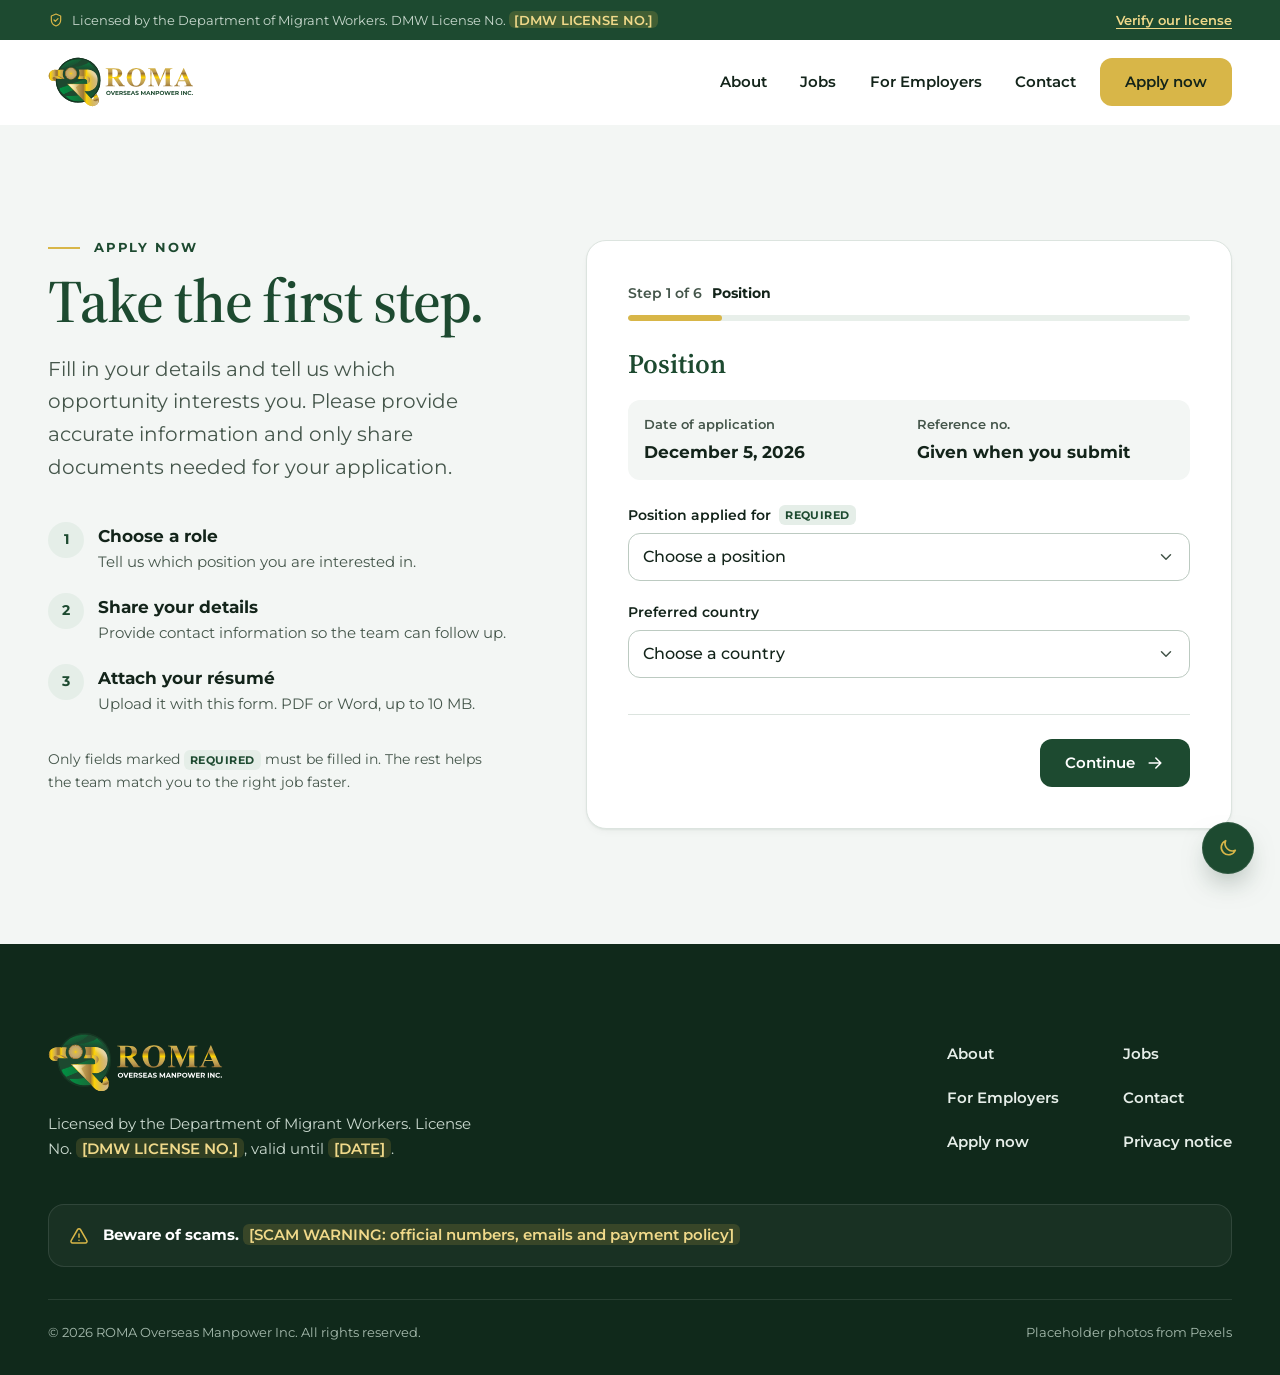
<file: apply.html>
<!doctype html>
<html lang="en">
<head>
<meta charset="utf-8">
<meta name="viewport" content="width=device-width, initial-scale=1">
<meta name="robots" content="noindex, nofollow">
<title>Apply now | ROMA Overseas Manpower Inc. | Website mock</title>
<meta name="description" content="Design mock of the ROMA Overseas Manpower Inc. application form. Placeholder content.">
<meta name="theme-color" content="#1D4A30">
<link rel="icon" href="assets/logo/roma-icon.svg" type="image/svg+xml">
<link rel="preconnect" href="https://fonts.googleapis.com">
<link rel="preconnect" href="https://fonts.gstatic.com" crossorigin>
<link rel="stylesheet" href="https://fonts.googleapis.com/css2?family=Montserrat:wght@400;500;600;700&amp;family=Source+Serif+4:opsz,wght@60,400;60,600;60,700&amp;display=swap">
<link rel="stylesheet" href="css/styles.css">
<script>
  // Light is the default on every first visit; a saved choice wins. Runs before paint so there is no flash.
  try { if (localStorage.getItem('roma-theme') === 'dark') document.documentElement.setAttribute('data-theme', 'dark'); } catch (e) {}
</script>
<script src="js/main.js" defer></script>
<script src="js/apply.js" defer></script>
</head>
<body>

<svg class="sprite" aria-hidden="true" focusable="false" xmlns="http://www.w3.org/2000/svg">
  <symbol id="i-shield-check" viewBox="0 0 24 24"><path d="M12 3l7 3v6c0 4.5-3 7.7-7 9-4-1.3-7-4.5-7-9V6l7-3z"/><path d="M9 12l2 2 4-4"/></symbol>
  <symbol id="i-user-check" viewBox="0 0 24 24"><circle cx="9" cy="8" r="4"/><path d="M2.5 20.5a6.5 6.5 0 0 1 13 0"/><path d="M16 11l2 2 4-4"/></symbol>
  <symbol id="i-route" viewBox="0 0 24 24"><circle cx="6" cy="19" r="2.5"/><circle cx="18" cy="5" r="2.5"/><path d="M8.5 19h7.5a3.5 3.5 0 0 0 0-7H8a3.5 3.5 0 0 1 0-7h7.5"/></symbol>
  <symbol id="i-arrow-right" viewBox="0 0 24 24"><path d="M5 12h14M13 6l6 6-6 6"/></symbol>
  <symbol id="i-arrow-left" viewBox="0 0 24 24"><path d="M19 12H5M11 6l-6 6 6 6"/></symbol>
  <symbol id="i-chevron-down" viewBox="0 0 24 24"><path d="M6 9l6 6 6-6"/></symbol>
  <symbol id="i-menu" viewBox="0 0 24 24"><path d="M4 7h16M4 12h16M4 17h16"/></symbol>
  <symbol id="i-x" viewBox="0 0 24 24"><path d="M6 6l12 12M18 6L6 18"/></symbol>
  <symbol id="i-map-pin" viewBox="0 0 24 24"><path d="M12 21s-7-6.2-7-11.5A7 7 0 0 1 19 9.5C19 14.8 12 21 12 21z"/><circle cx="12" cy="9.5" r="2.5"/></symbol>
  <symbol id="i-mail" viewBox="0 0 24 24"><rect x="3" y="5" width="18" height="14" rx="2"/><path d="M3 7l9 6 9-6"/></symbol>
  <symbol id="i-phone" viewBox="0 0 24 24"><path d="M5 4h4l2 5-2.5 1.5a11 11 0 0 0 5 5L15 13l5 2v4a2 2 0 0 1-2 2A16 16 0 0 1 3 6a2 2 0 0 1 2-2z"/></symbol>
  <symbol id="i-clock" viewBox="0 0 24 24"><circle cx="12" cy="12" r="9"/><path d="M12 7v5l3 2"/></symbol>
  <symbol id="i-alert" viewBox="0 0 24 24"><path d="M10.3 4.2L2.6 17.5A2 2 0 0 0 4.3 20.5h15.4a2 2 0 0 0 1.7-3L13.7 4.2a2 2 0 0 0-3.4 0z"/><path d="M12 9.5v4M12 17h.01"/></symbol>
  <symbol id="i-clipboard-check" viewBox="0 0 24 24"><rect x="5" y="4" width="14" height="17" rx="2"/><path d="M9 4V3h6v1"/><path d="M9 13l2 2 4-4"/></symbol>
  <symbol id="i-trend" viewBox="0 0 24 24"><path d="M3 17l5-5 4 4 8-8"/><path d="M14 8h6v6"/></symbol>
  <symbol id="i-tag" viewBox="0 0 24 24"><path d="M3 12V4a1 1 0 0 1 1-1h8l9 9-9 9-9-9z"/><circle cx="8" cy="8" r="1.5"/></symbol>
  <symbol id="i-upload" viewBox="0 0 24 24"><path d="M12 15V4M7 9l5-5 5 5"/><path d="M4 15v3a2 2 0 0 0 2 2h12a2 2 0 0 0 2-2v-3"/></symbol>
  <symbol id="i-check" viewBox="0 0 24 24"><path d="M5 12.5l4.5 4.5L19 7.5"/></symbol>
  <symbol id="i-sun" viewBox="0 0 24 24"><circle cx="12" cy="12" r="4"/><path d="M12 2v2M12 20v2M4.9 4.9l1.4 1.4M17.7 17.7l1.4 1.4M2 12h2M20 12h2M4.9 19.1l1.4-1.4M17.7 6.3l1.4-1.4"/></symbol>
  <symbol id="i-moon" viewBox="0 0 24 24"><path d="M20 14.5A8 8 0 0 1 9.5 4a8 8 0 1 0 10.5 10.5z"/></symbol>
</svg>

<a class="skip-link" href="#main">Skip to content</a>

<aside class="licence-bar" aria-label="License">
  <div class="container licence-bar__inner">
    <p class="licence-bar__text">
      <svg class="icon" aria-hidden="true" focusable="false"><use href="#i-shield-check"/></svg>
      <span><span class="licence-bar__long">Licensed by the Department of Migrant Workers. </span>DMW License No. <span class="ph">[DMW LICENSE NO.]</span></span>
    </p>
    <a href="#">Verify our license</a>
  </div>
</aside>

<header class="site-header" id="site-header">
  <div class="container site-header__bar">
    <a class="site-header__logo" href="index.html">
<svg class="logo" xmlns="http://www.w3.org/2000/svg" viewBox="137 106 3670 1256" role="img" aria-labelledby="rl-t" focusable="false"><title id="rl-t">ROMA Overseas Manpower Inc., home</title><defs><linearGradient id="rl-g0" x1="525" x2="1253" y1="741.1" y2="741.1" gradientUnits="userSpaceOnUse"><stop offset="0" stop-color="#bb9423"/><stop offset="0" stop-color="#e2b910"/><stop offset=".1" stop-color="#fdd204"/><stop offset=".2" stop-color="#d6b449"/><stop offset=".3" stop-color="#be9d52"/><stop offset=".5" stop-color="#9c7737"/><stop offset=".5" stop-color="#9f7931"/><stop offset=".6" stop-color="#f4ca07"/><stop offset=".6" stop-color="#fcd205"/><stop offset=".8" stop-color="#daba55"/><stop offset="1" stop-color="#ceb88e"/><stop offset="1" stop-color="#c7b185"/><stop offset="1" stop-color="#a27f3f"/></linearGradient><linearGradient id="rl-g2" x1="1076.9" x2="1076.9" y1="148" y2="1000" gradientUnits="userSpaceOnUse"><stop offset="0" stop-color="#0d723b"/><stop offset=".2" stop-color="#1d4a30"/><stop offset=".8" stop-color="#1d4a30"/><stop offset=".9" stop-color="#185633"/><stop offset="1" stop-color="#185633"/></linearGradient><linearGradient id="rl-g4" x1="22" x2="375" y1="426.1" y2="426.1" gradientUnits="userSpaceOnUse"><stop offset="0" stop-color="#9f7931"/><stop offset=".1" stop-color="#fdd304"/><stop offset=".3" stop-color="#d7b548"/><stop offset=".4" stop-color="#c09e52"/><stop offset=".5" stop-color="#9e7838"/><stop offset=".6" stop-color="#9d7733"/><stop offset=".7" stop-color="#fad004"/><stop offset=".8" stop-color="#d9b746"/><stop offset="1" stop-color="#c1a052"/><stop offset="1" stop-color="#ad8f4a"/></linearGradient><linearGradient id="rl-g5" x1="553.4" x2="598.9" y1="93.3" y2="218.5" gradientUnits="userSpaceOnUse"><stop offset="0" stop-color="#116938"/><stop offset="1" stop-color="#1b5032"/></linearGradient><linearGradient id="rl-g6" x1="297" x2="617" y1="819.8" y2="819.8" gradientUnits="userSpaceOnUse"><stop offset="0" stop-color="#019043"/><stop offset=".8" stop-color="#0b7d3d"/><stop offset="1" stop-color="#157a3b"/></linearGradient><linearGradient id="rl-g7" x1="458" x2="881" y1="1033.3" y2="1033.3" gradientUnits="userSpaceOnUse"><stop offset="0" stop-color="#029043"/><stop offset="1" stop-color="#176b38"/></linearGradient><linearGradient id="rl-g8" x1="1026.8" x2="768.2" y1="80" y2="790.4" gradientUnits="userSpaceOnUse"><stop offset="0" stop-color="#153522"/><stop offset="1" stop-color="#153522"/><stop offset="1" stop-color="#304629"/><stop offset="1" stop-color="#193723"/></linearGradient><linearGradient id="rl-g9" x1="671" x2="446.3" y1="859.2" y2="1047.7" gradientUnits="userSpaceOnUse"><stop offset="0" stop-color="#2d5232"/><stop offset="0" stop-color="#1d4a30"/><stop offset="1" stop-color="#1d492f"/></linearGradient><linearGradient id="rl-g10" x1="521" x2="787" y1="766.3" y2="766.3" gradientUnits="userSpaceOnUse"><stop offset="0" stop-color="#f9f5e8"/><stop offset=".2" stop-color="#fff4c0"/><stop offset=".4" stop-color="#f8e8a9"/><stop offset=".6" stop-color="#e9d597"/><stop offset="1" stop-color="#c0a15e"/></linearGradient><linearGradient id="rl-g12" x1="641" x2="984" y1="625.9" y2="625.9" gradientUnits="userSpaceOnUse"><stop offset="0" stop-color="#2a7d39"/><stop offset="0" stop-color="#1d783a"/><stop offset=".1" stop-color="#18763b"/><stop offset=".3" stop-color="#146e3a"/><stop offset=".9" stop-color="#185c35"/><stop offset="1" stop-color="#1c5a33"/><stop offset="1" stop-color="#245d34"/></linearGradient><linearGradient id="rl-g13" x1="755" x2="1053" y1="540.3" y2="540.3" gradientUnits="userSpaceOnUse"><stop offset="0" stop-color="#a4822b"/><stop offset="0" stop-color="#c09b1f"/><stop offset=".1" stop-color="#e5bd0e"/><stop offset=".1" stop-color="#f6cd06"/><stop offset=".1" stop-color="#f8d00a"/><stop offset=".2" stop-color="#d5b448"/><stop offset=".4" stop-color="#bd9c52"/><stop offset=".5" stop-color="#9a7534"/><stop offset=".6" stop-color="#fcd205"/><stop offset=".8" stop-color="#d6b448"/><stop offset=".9" stop-color="#bd9c52"/><stop offset="1" stop-color="#a27d39"/></linearGradient><linearGradient id="rl-g14" x1="1172.8" x2="1228" y1="945.2" y2="1096.9" gradientUnits="userSpaceOnUse"><stop offset="0" stop-color="#b7974f"/><stop offset=".1" stop-color="#9c7737"/><stop offset=".1" stop-color="#9e7832"/><stop offset=".3" stop-color="#facf04"/><stop offset=".3" stop-color="#fcd206"/><stop offset=".5" stop-color="#ddba40"/><stop offset=".5" stop-color="#d5b34a"/><stop offset=".7" stop-color="#be9c52"/><stop offset=".8" stop-color="#9a7435"/><stop offset="1" stop-color="#9b7536"/></linearGradient><linearGradient id="rl-g15" x1="240.7" x2="169.3" y1="472.7" y2="596.3" gradientUnits="userSpaceOnUse"><stop offset="0" stop-color="#ab842b"/><stop offset=".1" stop-color="#f6cb06"/><stop offset=".1" stop-color="#fcd206"/><stop offset=".3" stop-color="#d7b548"/><stop offset=".4" stop-color="#be9d52"/><stop offset=".5" stop-color="#997334"/><stop offset=".9" stop-color="#987334"/><stop offset=".9" stop-color="#9c7736"/><stop offset="1" stop-color="#b39047"/><stop offset="1" stop-color="#bf9e50"/><stop offset="1" stop-color="#c1a051"/></linearGradient><linearGradient id="rl-g17" x1="361.5" x2="334.2" y1="484" y2="531.5" gradientUnits="userSpaceOnUse"><stop offset="0" stop-color="#ddba2b"/><stop offset=".2" stop-color="#d4b348"/><stop offset=".5" stop-color="#bf9d52"/><stop offset=".9" stop-color="#9b7535"/><stop offset="1" stop-color="#b48d27"/><stop offset="1" stop-color="#c29a20"/></linearGradient><linearGradient id="rl-g18" x1="1108.2" x2="1135.8" y1="978.7" y2="1001.9" gradientUnits="userSpaceOnUse"><stop offset="0" stop-color="#1f3f26"/><stop offset="0" stop-color="#224026"/><stop offset="0" stop-color="#163824"/><stop offset=".1" stop-color="#1e3b24"/><stop offset=".1" stop-color="#153522"/><stop offset=".1" stop-color="#1b3a24"/><stop offset=".2" stop-color="#153622"/><stop offset="1" stop-color="#153522"/><stop offset="1" stop-color="#163622"/><stop offset="1" stop-color="#484f2a"/></linearGradient><linearGradient id="rl-sheen" x1="1235" x2="985" y1="360" y2="720" gradientUnits="userSpaceOnUse"><stop offset="0" stop-color="#fff" stop-opacity="0"/><stop offset=".1" stop-color="#fff" stop-opacity=".4"/><stop offset=".2" stop-color="#fff" stop-opacity=".4"/><stop offset=".3" stop-color="#fff" stop-opacity=".3"/><stop offset=".4" stop-color="#fff" stop-opacity=".1"/><stop offset=".5" stop-color="#fff" stop-opacity="0"/><stop offset=".6" stop-color="#fff" stop-opacity="0"/><stop offset=".7" stop-color="#fff" stop-opacity="0"/><stop offset=".8" stop-color="#fff" stop-opacity="0"/><stop offset=".9" stop-color="#fff" stop-opacity="0"/><stop offset="1" stop-color="#fff" stop-opacity="0"/></linearGradient><linearGradient id="rl-roma-gold" x1="0" x2="0" y1="381" y2="856" gradientUnits="userSpaceOnUse"><stop offset="0" stop-color="#d8b648"/><stop offset=".2" stop-color="#bd9c53"/><stop offset=".3" stop-color="#997334"/><stop offset=".5" stop-color="#ffd402"/><stop offset=".6" stop-color="#d7b549"/><stop offset=".8" stop-color="#bd9c53"/><stop offset="1" stop-color="#997334"/><stop offset="1" stop-color="#997334"/></linearGradient><radialGradient id="rl-g3" cx="575.2" cy="411.6" r="148.3" gradientUnits="userSpaceOnUse"><stop offset=".1" stop-color="#f5cc14"/><stop offset=".1" stop-color="#eec720"/><stop offset=".2" stop-color="#d9b84d"/><stop offset=".6" stop-color="#c8ab6b"/><stop offset=".9" stop-color="#ba9d6a"/><stop offset=".9" stop-color="#a68343"/><stop offset=".9" stop-color="#a17c3b"/><stop offset="1" stop-color="#9c7636"/><stop offset="1" stop-color="#8e7034"/></radialGradient><clipPath id="rl-gold-clip"><path d="m675.5 301.8 4.5 4.1a145 145 0 0 1 44.3 99.2A149 149 0 0 1 688 508.9l-1.3 1.5a128 128 0 0 1-23.6 21.8 153 153 0 0 1-110.7 27q-5.2-.9-10.4-2.2l-2.3-.5A143 143 0 0 1 489 533l-2.5-1.9a154 154 0 0 1-29.5-29.2l-1.8-2.3a151 151 0 0 1-27.1-111c5.3-32 20.3-59.5 42.9-82.7l1.9-2c53.5-56.7 147-51.3 202.6-2.1"/><path d="m764 308 91.5-.2h13.1l34.8-.1 35.8-.1h20l19-.1h6.9A273 273 0 0 1 1138 356l1.7 1.2a250 250 0 0 1 28 22.3 241 241 0 0 1 35.6 40.3c45.9 62.7 52.8 147.6 41.4 222.2a263 263 0 0 1-38.7 102l-1.4 2a239 239 0 0 1-57.6 61l-3.3 2.5a291 291 0 0 1-91.1 44.4l-2.6.8-9 2.3-2 .5a177 177 0 0 1-42.3 4.1l-6.7.1h-17.7l-18 .1-35.3.2 1.6 1.6 2.2 2.2 2.1 2.1q3.9 3.9 7.3 8.1 4.6 5.3 9.6 10.2l16.4 17.8 9.9 10.6 11.3 12.3 13.9 15.1 13.9 14.9 9.8 10.6 15.3 16.6 8.5 9.2 1.5 1.6 10.2 10.9q7.2 7.7 14.1 15.6 3.1 3.4 6.4 6.6l4.6 4.6 2.3 2.3 2.1 2.1 1.8 1.6c1.2 1.4 1.2 1.4 1.2 3.4l1.6.8c3.2 1.6 5.5 4 8.1 6.5a232 232 0 0 0 22.4 18.3l3.8 2.9c4.4 3.5 4.4 3.5 7.8 3.5 8.6-3.8 13.1-12.8 16.6-21.1 7.1-18.4 6.3-39.6 3.1-58.9-1-7.1-1-7.1.7-9.7l1.5-1.6 1.7-1.7 1.8-1.8 3.6-3.8 1.7-1.8 5.4-5.8q5-5.8 10.2-11.5c2-2.3 2-2.3 3.6-4.6l1.4-1.7h2l.8-1.7c1.6-3 3.8-4.9 6.2-7.3l3-4q3.6-4.8 8-9l7-8c5 4.6 8.7 10 12.6 15.6l2.1 3.1a390 390 0 0 1 21.4 34.5c26.7 45.7 40 97.8 27 150.3a133 133 0 0 1-27.1 53.5l-1.3 1.6a131 131 0 0 1-22.3 20.6c-38 28.8-84.4 38.1-131.4 31.8-40.3-6.2-77.5-24-107.5-51.7l-7.2-6.5q-7.5-6.6-14.3-13.7l-2.6-2.6-7.1-7.1-7.7-7.7-13.5-13.4-20-20.1-35.8-35.8-31.3-31.3-2.1-2.1-8.5-8.4-79-79.1-70.3-70.3-79-79-8.4-8.4-2.1-2.1-31.3-31.3-35.6-35.5-19.9-20-13.3-13.3-7.6-7.5-8.1-8.2-2.4-2.4-2.2-2.2-1.9-1.9C468 668 468 668 468 667h516c5.2-73.5 5.2-73.5-17.9-100.7a61 61 0 0 0-39-19.6h-19.7l-15-.1-15.6-.1-29.7-.1-33.7-.1-69.4-.3a82 82 0 0 1 8.1-15.8l8.2-14.5c28.8-49.9 32.6-112.5 18.4-167.5a227 227 0 0 0-12.3-35l-1.4-3zM390 319a56 56 0 0 1-2.8 9.9c-20 51-32.4 113-9.9 165.4A144 144 0 0 0 398 528l2.2 2.6q5.4 6.3 11.8 11.4v1h-3.1l-74.3.2-35.9.1-31.3.1-16.6.1-15.6.1h-15.8c-6.7.1-13.3 1.6-18.8 5.6-5.5 5.8-6.1 11.6-6.1 19.2l-.1 2.7-.1 8.3-.1 5.7-.2 13.9-32-.5-14.9-.2-14.4-.2-5.5-.1c-12.2-.1-22-1.9-33.2-7l-2.9-1.3-6.6-3.3-2.4-1.3A126 126 0 0 1 35 541l-1-1.7C15 507.4 12.5 467.5 21.2 432A149 149 0 0 1 56 370l1.8-2c26.7-28.3 70.3-46.5 108.8-48.2h6l7.1-.1 5.2-.1 14.3-.1 9-.1c60.6-.7 121.2-.5 181.8-.4"/></clipPath></defs><g id="roma-logo-art"><g transform="translate(140 110)"><circle cx="757.2" cy="579.7" r="564.1" fill="#153522"/><path fill="#ceac44" d="m675.5 301.8 4.5 4.1a145 145 0 0 1 44.3 99.2A149 149 0 0 1 688 508.9l-1.3 1.5a128 128 0 0 1-23.6 21.8 153 153 0 0 1-110.7 27q-5.2-.9-10.4-2.2l-2.3-.5A143 143 0 0 1 489 533l-2.5-1.9a154 154 0 0 1-29.5-29.2l-1.8-2.3a151 151 0 0 1-27.1-111c5.3-32 20.3-59.5 42.9-82.7l1.9-2c53.5-56.7 147-51.3 202.6-2.1"/><path fill="#ceac44" d="m764 308 91.5-.2h13.1l34.8-.1 35.8-.1h20l19-.1h6.9A273 273 0 0 1 1138 356l1.7 1.2a250 250 0 0 1 28 22.3 241 241 0 0 1 35.6 40.3c45.9 62.7 52.8 147.6 41.4 222.2a263 263 0 0 1-38.7 102l-1.4 2a239 239 0 0 1-57.6 61l-3.3 2.5a291 291 0 0 1-91.1 44.4l-2.6.8-9 2.3-2 .5a177 177 0 0 1-42.3 4.1l-6.7.1h-17.7l-18 .1-35.3.2 1.6 1.6 2.2 2.2 2.1 2.1q3.9 3.9 7.3 8.1 4.6 5.3 9.6 10.2l16.4 17.8 9.9 10.6 11.3 12.3 13.9 15.1 13.9 14.9 9.8 10.6 15.3 16.6 8.5 9.2 1.5 1.6 10.2 10.9q7.2 7.7 14.1 15.6 3.1 3.4 6.4 6.6l4.6 4.6 2.3 2.3 2.1 2.1 1.8 1.6c1.2 1.4 1.2 1.4 1.2 3.4l1.6.8c3.2 1.6 5.5 4 8.1 6.5a232 232 0 0 0 22.4 18.3l3.8 2.9c4.4 3.5 4.4 3.5 7.8 3.5 8.6-3.8 13.1-12.8 16.6-21.1 7.1-18.4 6.3-39.6 3.1-58.9-1-7.1-1-7.1.7-9.7l1.5-1.6 1.7-1.7 1.8-1.8 3.6-3.8 1.7-1.8 5.4-5.8q5-5.8 10.2-11.5c2-2.3 2-2.3 3.6-4.6l1.4-1.7h2l.8-1.7c1.6-3 3.8-4.9 6.2-7.3l3-4q3.6-4.8 8-9l7-8c5 4.6 8.7 10 12.6 15.6l2.1 3.1a390 390 0 0 1 21.4 34.5c26.7 45.7 40 97.8 27 150.3a133 133 0 0 1-27.1 53.5l-1.3 1.6a131 131 0 0 1-22.3 20.6c-38 28.8-84.4 38.1-131.4 31.8-40.3-6.2-77.5-24-107.5-51.7l-7.2-6.5q-7.5-6.6-14.3-13.7l-2.6-2.6-7.1-7.1-7.7-7.7-13.5-13.4-20-20.1-35.8-35.8-31.3-31.3-2.1-2.1-8.5-8.4-79-79.1-70.3-70.3-79-79-8.4-8.4-2.1-2.1-31.3-31.3-35.6-35.5-19.9-20-13.3-13.3-7.6-7.5-8.1-8.2-2.4-2.4-2.2-2.2-1.9-1.9C468 668 468 668 468 667h516c5.2-73.5 5.2-73.5-17.9-100.7a61 61 0 0 0-39-19.6h-19.7l-15-.1-15.6-.1-29.7-.1-33.7-.1-69.4-.3a82 82 0 0 1 8.1-15.8l8.2-14.5c28.8-49.9 32.6-112.5 18.4-167.5a227 227 0 0 0-12.3-35l-1.4-3zM390 319a56 56 0 0 1-2.8 9.9c-20 51-32.4 113-9.9 165.4A144 144 0 0 0 398 528l2.2 2.6q5.4 6.3 11.8 11.4v1h-3.1l-74.3.2-35.9.1-31.3.1-16.6.1-15.6.1h-15.8c-6.7.1-13.3 1.6-18.8 5.6-5.5 5.8-6.1 11.6-6.1 19.2l-.1 2.7-.1 8.3-.1 5.7-.2 13.9-32-.5-14.9-.2-14.4-.2-5.5-.1c-12.2-.1-22-1.9-33.2-7l-2.9-1.3-6.6-3.3-2.4-1.3A126 126 0 0 1 35 541l-1-1.7C15 507.4 12.5 467.5 21.2 432A149 149 0 0 1 56 370l1.8-2c26.7-28.3 70.3-46.5 108.8-48.2h6l7.1-.1 5.2-.1 14.3-.1 9-.1c60.6-.7 121.2-.5 181.8-.4"/><path fill="url(#rl-g0)" d="M797.6 305.8h24.3l11.2-.1h75.1l31.2-.1h42.4c20.4-.1 40.4 1.8 60.2 7l4.1 1.1a288 288 0 0 1 130.5 71.8q10.5 10 19.4 21.5l1.3 1.7q10.3 13.4 18.7 28.3l1.1 2a230 230 0 0 1 15.9 35l.8 2.2A270 270 0 0 1 1248 537l.3 2.4c9.3 76.8-5.3 157.7-51.6 220.6q-2.7 3.6-5.7 7l-2.7 3.2a226 226 0 0 1-34.9 34c-35.3 29.8-91 58.4-138.1 58h-13l-7-.1h-36.8L922 862l3.4 3.8 1.9 2.2q2.7 3 5.5 6l1.9 2.1 2 2.1 16.7 17.9 21.6 23.4 15.3 16.5 23.5 25.4 13.3 14.5a1027 1027 0 0 1 25.1 27.1l9.3 10 1.5 1.7 5.7 6c1.3 1.3 1.3 1.3 2.6 3.6 4.1 6.6 8.1 9.3 15.7 11.2l2 .5c-1 3-1.8 3.9-4 6l1.6.6c3.2 1.8 5.5 4.2 8.1 6.7 7.6 7.2 15.9 13.4 24.3 19.7l2 1.5c4.7 3.5 4.7 3.5 7.8 3.3 2.2-.8 2.2-.8 4.2-1.8l.5 1.9c3.3 10.4 11.2 14.4 20.4 19.3a140 140 0 0 0 21.1 8.8l2.9.9c20.1 5.4 40 1.6 57.9-8.5 12-7.3 22.7-17 28.4-30.1 1.8-3.3 1.8-3.3 4.9-4.5 2.9.2 2.9.2 4.9 2.2 5.7 34.9-3 76.4-23.4 105.5q-3.7 4.9-7.6 9.5l-1.4 1.5a127 127 0 0 1-20.6 19.5l-1.6 1.2c-38 28.8-84.5 38-131.4 31.8-40.3-6.2-77.5-24-107.5-51.7l-7.1-6.4q-7.6-7-14.7-14.4l-7.5-7.7-17.1-17.7-2.8-3c-7.5-7.9-7.5-7.9-12.2-8.5q-3.6.3-7.1 1.4l-.6-5.8c-1.2-6.4-4.5-9.7-8.9-14.1l-2.1-2.1-6.9-6.9-4.9-4.9-12.3-12.3-14.6-14.6-27.1-27.1-26.9-26.8-1.7-1.7-6.7-6.8-61.8-61.7-58.3-58.2-1.8-1.8-10.8-10.9-3.6-3.6-57.3-57.3-16.8-16.7-35.3-35.3-14.6-14.6-13.3-13.3-4.9-4.8-6.6-6.6-1.8-1.9a231 231 0 0 0-11.6-10.6q-8-7.4-15.7-15.2l-4.4-4.3-6.3-6.2-2-1.9-1.8-1.9-1.6-1.5c-1-1.6-1-1.6-.6-3.7l.6-1.9 59.8-.5a2558 2558 0 0 0 51.9-.4l12.8-.1h12.1l4.4-.1h9.5c2.5.1 2.5.1 3.5 1.1l5.6.1h146.8l50.8.1H961c24.8.1 24.8.1 34.5-6.2l1.8-1.2c27.4-17.9 48.8-41.5 56.7-73.8 4.4-21-1.9-44.3-13-62a86 86 0 0 0-50.2-33.6q-5.7-.7-11.6-.6h-11.5l-6.4-.1h-17.2l-18.1-.1-34.1-.2-38.9-.1-80-.3q.6-5.9 2.3-11.5l.7-2.5.8-2.5c3.4-11.4 5.5-22.8 7.2-34.5l.3-2.1a214 214 0 0 0-17.4-116.3l-1.2-2.4-1.1-2.1c-.8-2.7-.2-4.4.4-7.1 10.8-1.4 21.7-1.2 32.6-1.2M508 681q5.9 7 12.4 13.5l1.9 1.9 6.2 6.2 4.4 4.5 12.1 12 12.7 12.7 21.2 21.2 24.6 24.6 21.1 21.1 12.6 12.6 11.8 11.8 4.4 4.4c12.4 12.4 12.4 12.4 18.6 17.7q7 6.4 13.6 13.3l3.5 3.5 7.4 7.4 11.7 11.7 24.7 24.8 26.8 26.9 11.7 11.6 7.2 7.2 3.3 3.4 4.6 4.6 2.6 2.6c1.9 1.8 1.9 1.8 2.9 1.8 2.1-14.7-2.9-23.8-10-36.3q-5.4-10.1-10.4-20.5l-6.2-12.5-1.2-2.3-9.4-18.2q-7.4-14.1-14.4-28.4-5.4-11-11.1-21.7-9-17.1-17.6-34.5l-4.7-9.3-4.5-8.9-1.7-3.4-1.5-3-1.4-2.8c-.9-2.2-.9-2.2-.9-5.2 2.3-2.1 2.3-2.1 5.5-4.4l3.6-2.7 1.9-1.4q5-4 9.9-8l23.8-18.9 20.3-16.1q13.1-10.9 26.9-21.2l3.1-2.3v-1z"/><path fill="#1d492f" d="M752.5 37.7h8.9q40.4-.5 80.4 5.6l2 .3A594 594 0 0 1 886 52l3.5.9a527 527 0 0 1 154.2 64.7l4.7 2.8 6.4 4.1c.4.1.4.1 2 1.1 1.7 1.2 1.7 1.2 4.2 3.4.4 3.7-1 5.1-3.3 7.9l-2.9 3-1.5 1.5c-1.4 1.5-1.4 1.5-4.3 3.6-3.9-.3-6.1-1.5-9-4.1l-2.3-1.9-2.2-1.9-4.5-3.9-2-1.7a28 28 0 0 0-6-3.5l-2.4 2.5a159 159 0 0 1-25.3 21.8 291 291 0 0 1-33.8 20C875.2 217.8 772.7 235.1 651 251l3.3.5q13.1 2 25.8 6.2l3.1 1.1q13 4.6 24.8 11.2l3.5 1.9a218 218 0 0 1 39 27.8l8.1 6.9 2.9 2.5c2.5 1.9 2.5 1.9 4.6 2.3 1.9.6 1.9.6 3 2.2l.8 2 1 2.3.9 2.6 1.1 2.7a223 223 0 0 1 15.4 74.7v2.5c.5 50.6-11.8 93-37.5 136.5l-1.4 2.4-3.4 5.7h2.9l68.9-.1 33.4-.1 29-.1h35.2c9.2-.1 17.8.1 26.6 3.3v4l-3.4 1.2-12.9 4.6-5.5 2q-17.4 6.1-34.7 12.6l-43.4 15.7-10.3 3.6-15 5.4-41.6 15-6.1 2.2-55 19.8-36.9 13.2-6.6 2.4-19.6 7-8.1 2.9-5.5 2-3.4 1.2-2.9 1.1c-3.1 1.1-3.1 1.1-6.5 2.7-6.2 2.3-12.6 1.9-19.1 1.8l-4.3.1h-11.9l-12.4.1-23.4.1-26.6.1-54.9.2 1.4 1.4 14 13.8 5.2 5.2 7.5 7.4 2.4 2.4 2.2 2.2 2 1.9c1.3 1.7 1.3 1.7 1.3 4.7l-74.7 27.1-2.1.7-33.3 12-27.1 9.7-8.1 2.9-40.4 14.6-3.2 1.2-14.5 5.3-5 1.8-2.3.9c-5.1 1.8-5.1 1.8-7.3 1.8q6.3 37.5 26 70l1.2 2q7 11.8 15.5 22.8c1.3 2.2 1.3 2.2 1.1 4.2-1.3 3.4-4.1 5.7-6.7 8.3l-1.6 1.6c-4.1 4.1-4.1 4.1-7.5 4.1q-2.4-3-4.3-6l-1.3-1.9-2.7-4.1-3.9-6a549 549 0 0 1-25.3-42.3l-3-5.5A479 479 0 0 1 250 772l-.8-2.1A516 516 0 0 1 217 622l-.2-3.5c-.9-13.3-.9-26.6-.9-39.9v-28.9q.3-4 1.1-7.7l53.9-.4 25.1-.2q56-.4 112-.4l-2.5-2.5-3.3-3.2-1.6-1.7a93 93 0 0 1-10.2-11.6l-1.3-1.9c-27.6-39.6-28.9-88.7-21-134.7A401 401 0 0 1 388 320H283c1.1-7.9 1.1-7.9 3.9-12.4l1.8-3 1.9-3.1 2.1-3.4A567 567 0 0 1 342 230l3-3.6a392 392 0 0 1 46.1-47.7q3.7-3.2 7.2-6.6a377 377 0 0 1 18.3-15.3C490.6 97.3 579.4 58 699 40l2.4-.2c17.1-1.8 34-2.1 51.1-2.1M680 57.5l-8.6 1.4C583 73 498 108.8 406 179l-1.7 1.5a431 431 0 0 0-27.1 24c-16.8 15.6-16.8 15.6-24.2 24.3l-5.9 6.5q-12 13.2-22.8 27.4l-1.7 2.1c-9.6 12.6-9.6 12.6-9.6 15.2q15.4.2 30.6-1.5l2.4-.3a1090 1090 0 0 0 105.4-17.7 1791 1791 0 0 0 75.6-17.6A624 624 0 0 0 773 123l2.9-2.3a608 608 0 0 0 28.7-24.5l4.9-4.4q7.5-6.6 14.4-13.7l5.7-5.1q4.9-4.2 8.8-9.2c1.6-1.8 1.6-1.8 4.1-4.2C844 58 844 58 844 56l-12.8-1.4-3.6-.4c-19-2.1-38-2.4-57.1-2.4h-3.7c-29 0-58.2.9-86.8 5.7M479 300l-2.8 2.4q-9.6 8.4-17.2 18.6l-1.2 1.6A154 154 0 0 0 430 385l-.7 3.5a147 147 0 0 0 23.2 105.6q8.4 11.7 18.5 21.9l1.9 2.1A140 140 0 0 0 575 559.4h2c39.3-.2 75.8-16.2 103.8-43.8A147.8 147.8 0 0 0 687 315l-2-2.4q-6.4-7.4-14-13.6l-2.8-2.3A159 159 0 0 0 642 280l-1.8-1a135 135 0 0 0-46.2-14l-2.6-.3c-40.3-4.5-82 8.3-112.4 35.3"/><path fill="url(#rl-g2)" d="M1023.3 124.3c4.3 1.1 7.2 3.9 10.5 6.8l2.2 1.8 6 5.1 2.4 2 9.8 8.9 1.6 1.5 1.5 1.4q5.1 4.7 10.5 8.9 5.5 4.6 10.5 9.6 2.7 2.7 5.7 5.2 4.8 4.2 9.1 8.7l5.2 4.6q8.9 8 17.3 16.7l5.8 5.8c11.4 11.3 11.4 11.3 16.2 17.1l4.9 5.1q5.5 5.5 10.5 11.5l2.7 3.1 6.1 7.2 6.2 7.2c11.5 13.3 22.1 27.2 32.7 41.1l1.8 2.3 3.5 5.1c5-2 8-6.1 11.5-10 2.5-2 2.5-2 4.4-2 3 1.4 3.8 3.3 5.3 6.2l1.9 3.3 1.9 3.6 2 3.7c26 47.9 45.8 98.7 57 152.2l.6 3.1c18.9 92 12.4 187.2-64.6 385.9l-1.6 2.6q-14.4 24-31.4 46.4l-1.6 2a358 358 0 0 1-33.6 39.2q-4.4 4.2-8.3 8.8a198 198 0 0 1-23.5 23.2l-6.3 5.7q-9 8.4-18.7 16.1l-1.6 1.3-10.5 8.2-6.2 4.9-4.3 3.3-2 1.7c-4.7 3.6-4.7 3.6-8.1 3.7a57.8 57.8 0 0 1-9.6-8.2l-6.1-6.8q-5.3-6-10.9-11.9l-15.9-17.1-9.8-10.6-15.2-16.4-9.8-10.6q-7.8-8.2-15.3-16.6l-37-39.9-7.5-8.1-7.2-7.9-2.1-2.3c-3.9-4.3-3.9-4.3-3.9-7.7h3.8l36.3-.1h18.7l18.1-.1h6.8a165 165 0 0 0 47.3-6.8l2.7-.8A271 271 0 0 0 1163 791l4.1-3.6c8.2-7.1 15.2-14.9 21.9-23.4l2.3-2.9c48.4-60.9 62.1-142.4 54.1-218.2A283 283 0 0 0 1224 461l-1.1-2.4c-15-34.1-39.1-66-68.9-88.6l-1.6-1.3c-34-26-72.5-43.2-113.9-53.5l-3.3-.9a246 246 0 0 0-59.3-5.6l-6.9-.1-18.5.1h-19.4l-32.5.1h-45.9l-85.7.2v6c-5.4-.4-8.1-3.4-11.9-6.8l-4-3.6-2.1-1.8a229 229 0 0 0-34-24.8l-2.2-1.3a162 162 0 0 0-55.2-21.5l-2.2-.3-4.4-.7c-1.9-.3-1.9-.3-5-1.2-1-2-1-2-1-4 2.2-2.2 7-1.8 10-2.1l5.9-.7 3.2-.4c96.6-11.2 197.7-29.2 285.9-71.8l5.2-2.5c23.1-11.1 46-25 63.3-44.3 2.5-2.2 2.5-2.2 4.8-2.9"/><path fill="url(#rl-g3)" d="m674.4 298.8 9.6 9.1 1.6 1.5c24.1 22.5 38.2 59.4 39.5 91.7 1.2 42.8-10 81.8-39.9 113.5L681 519l-1.7 1.8A141 141 0 0 1 606 559l-2.8.5c-9.1 1.6-18 1.9-27.2 1.9h-2.3c-40.4-.2-77-15.8-105.9-44.2a150 150 0 0 1-42.2-105.8c.2-41.5 16.2-78.8 45.4-108.5 54.5-53.6 146.7-54.5 203.4-4.1"/><path fill="url(#rl-g4)" d="M261 311c2.5 1.1 4.3 2.3 6.4 4 4.6 3.1 9.8 2.6 15.2 2.5l3.5.1h11.5l8 .1h18.8l21.5.1 44.1.2c.8 3.7 1.1 5.7-.4 9.2l-1 2.4-1 2.6c-18.5 46.3-28.8 99.6-13.6 148.3 1 3.5 1 3.5 1 7.5h-2.7l-10.1.3h-4.4c-7.8.2-14.5.4-21.8 3.7-3.6-.2-6.4-.8-9.8-2a29 29 0 0 0-9.8-1.2h-8.3l-4.5.1h-9.8l-26 .1h-2.7q-30.3 0-60.4-.5l-4.9-.1-26.8-.4-.4 1.9c-.8 2.9-2 3.6-4.6 5.1-2.6.3-2.6.3-5.3.2h-2.8c-2.9-.2-2.9-.2-6.3-.9-8.5-.7-18.3 6.5-24.6 11.8a43 43 0 0 0-13.6 27.3c.5 11.4 8 20.5 16 28.2q6 5 12.5 9.2a34 34 0 0 1 11.9 15.8l1.2 2.7c3 6.4 3 6.4 3 8.7l-20.5-.1h-6.9a81 81 0 0 1-41.3-8.1l-6.8-3.4-2.4-1.3A126 126 0 0 1 35 541l-1-1.7C15 507.4 12.5 467.5 21.2 432A149 149 0 0 1 56 370l1.8-2c26-27.6 69.6-46.8 107.4-48.1l7.3.1h8.7l12.6.1 23.3.2 16.3.1 6.2.1 8.7.1h2.6c2.3 0 2.3 0 6.1-.6 1.5-2.4 1.5-2.4 2-5z"/><path fill="url(#rl-g5)" d="m838 53 2.7.3 5.3.7c.8 2.2.8 2.2 1 5a37 37 0 0 1-5.1 5.4c-6.4 6-6.4 6-9.1 9.4q-4 4.5-8.6 8.3-3.7 3.3-7.2 6.9-6.3 6.2-13 12l-3.3 2.9a481 481 0 0 1-29.3 24A417 417 0 0 1 743 149l-3 2a653 653 0 0 1-211 94l-2.5.6a1440 1440 0 0 1-156.4 31.8l-2.7.3a692 692 0 0 1-31 3.7q-12.7 1-25.4.6c-.8-2.3-1.2-3.5-.2-5.8l1.3-1.7 1.4-2.1 1.6-2.2 1.7-2.2q11.9-16 25.1-31.1l1.5-1.8q4.8-5.4 10.1-10.6 2.4-2.4 4.7-5.3 9.5-10.9 20.5-20.2l7.3-6.7q9.5-9 20-17.3l3.1-2.5A570 570 0 0 1 482 123l2.6-1.5C558.5 79.7 642.1 55.3 838 53"/><path fill="url(#rl-g6)" d="M510 706c2.5 2.1 2.5 2.1 5.3 4.9l1.5 1.5 5.2 5.2 3.7 3.7 10.1 10.1 8.5 8.4 19.8 19.9 20.6 20.5 17.6 17.6 10.5 10.5 9.9 9.9 3.6 3.6 4.9 4.9 2.8 2.8c2 2.5 2 2.5 2 6.5-2.5 1.5-2.5 1.5-6.2 3l-2 .8-6.7 2.7-4.9 2-10.6 4.2-17.2 7-24.7 10.1-34.4 14.1-9.3 3.7-37.3 15.3L458 909l-3.1 1.3-37.8 15.4-14.6 6-8.7 3.6-3 1.3-2.6 1-2.1.9c-2.7.6-4.5.3-7.1-.5-8-5.7-14.5-13.7-21-21l-2.3-2.5a231 231 0 0 1-20.2-25.1c-1.6-2.2-3-3.9-5-5.8q-4.6-5-8.3-10.9l-1.5-2.4a258 258 0 0 1-12.7-21.5l-2.8-5a179 179 0 0 1-17.3-48.9c-.8-3.9-1.2-7.1.1-10.9 1.9-1.3 1.9-1.3 4.5-2.2l2.9-1 3.2-1.1 3.2-1.1 6.9-2.4 9.2-3.3 14.9-5.4 13.6-4.8 7.3-2.6 43.5-15.7 2-.7 18.2-6.5 22.4-8.1 13.3-4.8 6.3-2.2q14.4-5.1 28.5-10.5l2-.7 8.7-3.4 2.9-1 2.4-1a8 8 0 0 1 6.1.5"/><path fill="url(#rl-g7)" d="m762.8 958.3 3.1 3.1 1.8 1.7 5.7 5.8 4.2 4.1 11.2 11.2 9.4 9.4 22 22.1 22.9 22.8 19.5 19.5 11.7 11.7 11 11 4 4 5.5 5.5 1.7 1.6c1.4 1.5 1.4 1.5 3.5 4.2-.1 2.3-.1 2.3-1 4-12 6.9-30.9 7.4-44.3 9.2l-3.5.5a528 528 0 0 1-66.5 3.6H781q-31.6.1-63-3.3l-2.3-.3c-83.9-9.8-173.3-34.2-258.7-110.1q-5.1-7.3-9.4-15.3l-1-1.9A28 28 0 0 1 443 970c1-1 1-1 3.6-1.1h5.5l4.3.1h16.9a2607 2607 0 0 0 266-12.3l7.1-.8 3.2-.4 2.8-.4c4.5-.2 6.8.3 10.4 3.2"/><path fill="url(#rl-g8)" d="m812 18 3.7.4C903.2 27.3 987 56.8 1074 112l2 1.4a500 500 0 0 1 74.4 61q2.6 2.5 5.5 4.9 5.8 5.3 10.9 11.2 3 3.4 6.2 6.4 5.7 6 10.7 12.3 3.2 3.8 6.5 7.4c5.9 6.4 11 13.3 16.1 20.2l4.8 6.3A449 449 0 0 1 1230 270l1.4 2.1q12.6 19.5 23.6 39.9l1.6 2.9c44.6 82.1 65.9 175.2 43.3 424.8A604 604 0 0 1 1260 839l-1.4 2.7c-12 24-26.1 48.7-43.2 69.5l-1.3 1.6-3.7 4.5-1.4 2.7c1.3 2.7 1.3 2.7 3 5-.9 3.5-3.1 5-6 7l-5.4 2.2A52 52 0 0 0 1179 955c-5.3-.4-7.8-3.2-11.4-6.8l-1.7-1.5c-3.9-3.9-3.9-3.9-4.1-7.2 1.6-3.3 3.6-5.4 6.1-8q8-8.5 14.9-17.9l6.1-7.8q15.6-20.7 29.1-42.8l1.2-1.9c44.9-72.6 72-156.9 79-280.3V578a529 529 0 0 0-24.2-157l-.7-2.2A521 521 0 0 0 1212 288l-1.3-2a583 583 0 0 0-43.5-57.9l-1.3-1.5a524 524 0 0 0-28.9-30.7l-5.3-5.3a252 252 0 0 0-20.9-19.5q-13.5-11.6-27.8-22.1l-1.9-1.4A560 560 0 0 0 1005 100l-2.6-1.4a503 503 0 0 0-226.8-57.8h-16.9l-2.2-.1a463 463 0 0 0-68.5 3.8A545 545 0 0 0 485 114l-2.9 1.7A532 532 0 0 0 442 142l-1.8 1.3L430 151l-1.6 1.3a532 532 0 0 0-37.8 32 330 330 0 0 0-31.9 31.8l-6.5 7q-7 7.8-13.4 16.3-2.7 3.6-5.7 7.1a527 527 0 0 0-45.9 68.4L284 320c-6.8 1.1-14.2 1.3-20-2.7-1.9-1.5-1.9-1.5-3-3.3.4-3.6 1.5-6.3 3.3-9.4l1.4-2.5 1.6-2.7 1.6-2.8a522 522 0 0 1 55.6-78.7l7.3-8.8q4.3-5.4 9.4-10.3 2.5-2.6 4.8-5.3 6.5-7.3 13.5-14.1l4.3-4.4q7.8-7.8 16.2-15l4.8-4.4q8-7 16.2-13.6l3.4-2.8C467.5 87.8 543.5 50.5 665 23l3.7-.6c46.8-7.9 96.1-9.5 143.3-4.4"/><path fill="url(#rl-g9)" d="M638 834c2.4 2 2.4 2 5 4.6l1.5 1.5 5 5 3.5 3.5 9.7 9.6 8 8 18.9 18.9 19.6 19.5 16.8 16.8 10 10 9.4 9.4 3.5 3.5 4.7 4.7 2.7 2.6c1.7 2.4 1.7 2.4 1.5 4.7l-.8 1.7a2517 2517 0 0 1-273.1 14.2h-22.1l-3.6-.1H455a54 54 0 0 1-9-1.1 101 101 0 0 0 19 32l2.3 2.8c5.8 6.5 11.9 11.9 18.7 17.2l2.9 2.4c63.4 50.4 151.1 72.8 293.8 84.8l3.4.1c37-.1 74-3 109.9-12.3 2.8-.7 2.8-.7 5-1 1.9 1.2 1.9 1.2 3 3-.1 2-.1 2-1 4-2.2 1-2.2 1-5.1 1.7l-3.3.8-3.7.9-3.8.9c-79.9 18.8-162.7 19.7-421.6-69.2q-12.1-7.5-23.5-16.1l-1.7-1.2-10.3-7.8-3.2-2.4a456 456 0 0 1-30.3-25.3l-4.7-4.2a458 458 0 0 1-20.1-19.3l-5.6-5.6a294 294 0 0 1-20-21.4 465 465 0 0 1-23.9-29.9l-1.6-2.2-1.6-1.8c-1-1.9-1-1.9-.8-3.9 1.5-3.6 4.4-6.1 7.1-8.8l1.8-1.9 1.7-1.7 1.6-1.6c1.6-1 1.6-1 3.7-.8 3 1.2 4.1 3.4 6 6a307 307 0 0 0 29.9 35.1l1.5 1.7 2.9 3.2c2.1 2.3 4 4 6.6 5.8 5-.3 9.4-2.2 14.1-4.1l2.3-1 7.9-3.2 5.6-2.3 12-4.9 18.1-7.4 24.5-10 25-10.2 64.2-26.2 5.4-2.2 2.7-1.1 17.1-7 11.8-4.9 5.6-2.2 5.2-2.2 5.1-2 12.8-5.4 2.6-1.2 4.9-2.2 2.3-.9 1.9-.9c2.5-.7 3.5-.4 5.9.5"/><path fill="url(#rl-g10)" d="M506 679h288l1 4c-1.1 1.5-1.1 1.5-2.9 2.8l-2 1.6-2.2 1.7-2.2 1.7-6.7 5.2-5.3 4.2-3.4 2.6-13.4 10.8q-8.6 7-17.6 13.8l-11.1 8.9-19.6 15.6-2.1 1.5-1.7 1.4q-2.8 1.8-5.8 3.2l10.8 21.7 5.1 10.1q9.5 19.5 19.7 38.8 6.3 12.2 12.4 24.3 5.6 11.6 11.6 22.8l12.4 24.2.9 1.9 6.5 13.1 6.6 13.2 2.6 5.3 1.6 3.2 1.4 2.8 3.1 5.3c1.5 2.6 1.6 3.9 1.4 6.9l-.2 2.6-.2 2.6-.2 2.7-.5 6.5c-1.7.8-1.7.8-4 1-2.4-1.8-2.4-1.8-5.1-4.5l-1.6-1.6-5-5.1-3.6-3.6-9.9-9.9-10.3-10.4-19.6-19.7-28.6-28.8-6.3-6.3-12.3-12.4-7.7-7.7-3.5-3.6c-10-10.1-10-10.1-14.3-13.7-6.8-5.8-12.9-12.2-19.2-18.5l-4.5-4.5-14.8-14.7-5.1-5.1-21.2-21.1-30.3-30.3-21.4-21.2-12.7-12.8-12-11.9-4.4-4.4-6-6-1.8-1.7c-1.6-1.6-1.6-1.6-3.8-4.5z"/><path fill="#153623" d="M218 541c1 1 1 1 1.1 3.2v6.3l-.1 3.7V566c-.3 45.4-.3 45.4 2 66l.2 2.1q3.6 33.3 10.8 65.9l.9 3.9A540 540 0 0 0 263 795l1.2 2.8c13 30.8 30 59.4 48.6 87q4.1 6 7.9 12.1t8.2 11.6l1.3 1.6q9 11.6 18.6 22.8l1.3 1.5a510 510 0 0 0 33.5 35.4 295 295 0 0 0 20.6 19.1q12.6 10.8 25.8 20.6l5.2 4.1c84.2 66.5 195.3 102.3 322 106.6h2.8c44.9-.1 91-4.8 134.3-17.5 7.8-2.3 7.8-2.3 11.7-.7 4 2.8 6.6 6 8.4 10.5q.8 5.3.6 10.5a621 621 0 0 1-109 20l-3.1.3q-13 .9-25.9.9h-17.8l-2.3.1c-22.4 0-44.6-.3-66.9-3.3l-4.1-.5A578 578 0 0 1 498 1082l-2.8-1.4a490 490 0 0 1-92.4-61.1l-7.7-6.3q-6.4-5.2-12.5-10.9l-6.3-5.5q-6.2-5.4-12-11.3l-2.1-2.1-4.4-4.4-6.7-6.6a227 227 0 0 1-19.3-21.1q-2.9-3.7-6.2-7.1A290 290 0 0 1 310 925l-1.6-2.1A606 606 0 0 1 256 840l-1.5-2.8c-36-68.8-55-145-60.8-226.5l-.1-2.2-.3-6c-.3-3.5-.3-3.5-.8-6.5q-.8-5.3-.7-10.8v-6.8l-.1-7v-4.5l-.1-2.1c.1-7.7 3-13.3 8.4-18.8 5.8-4.1 11-5.3 18-5"/><path fill="url(#rl-g12)" d="M940 548c11.2.5 19.4 8.5 27 16l1.9 1.9c16.5 17.4 19.5 40.6 19.3 63.6v6.3c-.1 26.7-.1 26.7-3.2 32.2-7.8 1.4-15.7 1.1-23.6 1.1H753l-132-.1-1-4a226 226 0 0 1 19.2-7.7l3-1.1 6.5-2.3 10.4-3.7 11.2-4 39-14 12.1-4.4 2-.7 4.1-1.5 6.2-2.2 28.8-10.3 36.2-13 18.3-6.6 64.4-23.3 5-1.8 2.4-.9 9.7-3.6 5.1-1.8 15.4-5.7 4.7-1.7 6.6-2.4 3.7-1.3c3-1 3-1 6-1z"/><path fill="url(#rl-g13)" d="M788.7 484.9H806l16.6.1h10.5l32.6.1 37.6.1 29.2.1 17.3.1h22.4c14.3 0 26.9 1.5 39.8 8.2l2 1.1a81 81 0 0 1 40 47.3c7 25.9 5.1 50.7-8.4 74.3q-11.1 18.2-27.6 31.7l-2.8 2.3q-9.1 7.4-19.3 13.3l-2.2 1.4-2.1 1.2-1.8 1c-1.8.8-1.8.8-5.8.8l.2-3.8c3.8-71 3.8-71-17.7-95.5L962 564l-1.9-2c-13.9-13.1-31.5-14.4-49.6-14.4l-5.5-.1h-14.7l-15.4-.1-29.3-.1-33.2-.1-68.4-.2c-1.1-3.7-1.1-3.7-.1-6.2l1.4-2.4 1.6-2.8 1.8-2.9 3.6-6.2 1.8-3.3q4.4-7.7 8.4-15.5l1.5-2.8q4-7.8 7.2-16c.8-1.9.8-1.9 1.8-2.9a83 83 0 0 1 15.7-1.1"/><path fill="url(#rl-g14)" d="M1209 925h3c1.6 1.8 1.6 1.8 3.4 4.3l1.9 2.9 2.1 3 2.2 3.2a473 473 0 0 1 21.5 34.8c16.9 28.8 28.7 58.1 30.9 91.8l-6-2-.6 2.4a71 71 0 0 1-36.4 35.6 88 88 0 0 1-68.8.4c-10.9-4.7-24.8-10.9-30.4-21.8-1-3.3-1.1-4.5.2-7.6l3.1-2.9c11.1-10.6 14.7-27.4 15.2-42.1.2-12.3-.3-23.9-2.3-36-2 0-2 0-5 2 .3-3.1.7-4.7 2.8-7l2.3-1.8q5.5-4.6 10.1-10.1 3-3.6 6.3-7 5.2-5.8 9.8-12a261 261 0 0 1 10.6-12.5 50 50 0 0 1 18.9-14c3.2-1.6 3.2-1.6 5.2-3.6"/><path fill="url(#rl-g15)" d="M171 486q3.9-.5 7.9-.5h70.2c5 0 7.2 1.2 10.9 4.5q4.1.6 8.2.6c7.6.2 7.6.2 9.8 2.4 2.3.6 2.3.6 5 1 4.8.8 4.8.8 7 3v3l3.4.3 3.6.7 1 3 2.8.2 3.2.8 2.6 5.3c2.5 3 6.1 3.3 9.8 4.1 3 .7 5.2 1.5 7.6 3.6l1 5c3.3 2.2 4.9 2.4 8.8 2.8A23 23 0 0 1 347 532a49 49 0 0 0 9.2 4.9l2.1.9c1.7 1.2 1.7 1.2 2.5 3.3l.2 1.9c-1 1-1 1-3.4 1.1h-15.2l-9.3-.1h-14.6l-41.5-.2h-22.9l-12.1-.1h-15.6c-9-.1-17.4 0-24.8 5.7-5.7 5.7-6.7 10.4-6.7 18.2v12.1q-.1 10.2 1.1 20.3l-3-1-5.6.3c-26.5 1.8-26.5 1.8-32.9-3.3a39 39 0 0 1-5.7-13.9c-1.2-4.3-2.4-6.1-6.2-8.5L138 571c-10.7-7.7-20.9-17.1-25-30a41 41 0 0 1 8.9-32.7c6.7-7.8 16.4-14 26.1-17.3q4.6-.2 9.2.4c8.4.9 8.4.9 11.8-1.4l.7-2.1z"/><path fill="#1d4a30" d="M1061.4 129.8q5.7 2.8 10.6 6.6l2.3 1.7a590 590 0 0 1 37.6 29.7l1.5 1.3a540 540 0 0 1 36.7 34.8q8.8 8.8 16.9 18.1l2.9 3.2q11.6 13.5 22.1 27.8l1.5 1.9q10.6 14.2 20.2 29.1l3.6 5.4 2 2.9 1.6 2.4c1.4 2.9 1.8 4.1 1.1 7.3a45 45 0 0 1-6.2 6.9l-1.7 1.8-1.8 1.7-1.5 1.6c-1.8 1-1.8 1-4.3.9-2.9-1.1-3.9-2-5.7-4.5l-1.7-2.2-1.8-2.5-1.8-2.4-3.8-5-7-9.2-2.4-3.2q-10.2-12.8-20.8-25.2l-4.4-5.1a534 534 0 0 0-26.2-29 787 787 0 0 0-23.8-24.6l-1.6-1.6q-8.1-8.4-16.8-16-2.7-2.3-5.2-4.9-4.5-4.5-9.3-8.6l-7-6.3q-6.7-5.9-13.6-11.5a51 51 0 0 1-7.6-7.1c.5-4.6 3.7-7.2 6.8-10.3l1.6-1.7c3.8-3.9 3.8-3.9 7-4.2"/><path fill="url(#rl-g17)" d="m254 486 27.5-.1 12.7-.1h27.4c3.5.2 6.1 1 9.4 2.2 2.7 0 2.7 0 5.3-.3l2.6-.3c2.1-.4 2.1-.4 3.1-1.4q12.6-1.4 25.3-1h2.1c2.8.1 5 .5 7.2 2.4 2.3 2.9 4 5.6 4.5 9.4a32 32 0 0 0 4.7 11.3l1 1.7a120 120 0 0 0 23.3 27.9l1.9 2.3c-.4 2.1-.4 2.1-1 4l-22 .2-7.5.1-10.7.1-3.4.1h-5.9c-3.2-.6-4.4-2.1-6.5-4.5l-5-2-3.3-2.4a41 41 0 0 0-21.2-8.1c-2.5-.5-2.5-.5-4.5-2.5l.2-2.4-.2-2.6c-4.6-3.3-10-3.9-15.5-4.9L303 514l-1-6c-3.6-1.4-3.6-1.4-7-2v-3l-9-1v-4l-2-.4-2.7-.5-2.6-.5c-2.7-.6-2.7-.6-5.1-1.6-4.1-1.6-8.2-1.4-12.5-1.6-3.4-.4-4.8-1-7.1-3.4z"/><path fill="url(#rl-g18)" d="M1161 939c4.9.5 7.5 4 10.8 7.2l1.9 1.8c4.2 4.2 4.2 4.2 4.5 7.5a32 32 0 0 1-6.8 8.8l-3.3 3.5-1.6 1.7-5.2 5.7-1.6 1.8-3.8 4.4a95 95 0 0 1-14.2 13.4q-4.7 3.9-9.1 8.1a280 280 0 0 1-17.6 15.1l-3.6 2.9-7.7 6.1a98 98 0 0 0-6.9 5.9c-7.1 6-7.1 6-11.7 6.3-7.2-1.5-13-6.1-17.1-12.2-.5-2.6-.5-2.6 0-5 1.6-1.8 1.6-1.8 4-3.6l2.8-2 3.2-2.4 7.8-5.8 2-1.5q8.7-6.7 17-13.9 4.4-3.8 9-7.5a142 142 0 0 0 12.1-11.2q2.8-2.8 5.9-5.3 13.8-12.3 25.6-26.4c1.3-1.5 1.3-1.5 3.6-3.4"/><g clip-path="url(#rl-gold-clip)"><path fill="url(#rl-sheen)" d="M985 300h280v570H985z"/></g></g><path fill="url(#rl-roma-gold)" d="M1757.2 637.5v126.3q0 36.6 4.5 46.1t15.8 15.1q11.3 5.7 42.2 5.7V843h-230.8v-12.3q31.2 0 42.4-5.8t15.6-15.2 4.5-45.9V471.2q0-36.6-4.5-46.1t-15.8-15.1-42.2-5.7V392h209.5q81.8 0 119.7 11.3T1980 445q24 30.5 24 71.4 0 49.9-36 82.5-22.9 20.6-64.2 30.9l108.5 152.7q21.3 29.6 30.2 36.9 13.7 10.3 31.6 11.3V843h-142l-145.3-205.5Zm0-221.2v197.5h18.9q46.3 0 69.2-8.4t36.1-30.6q13.1-22.2 13.1-57.7 0-51.6-24.1-76.2t-77.6-24.6Zm596.8-30.6q107.8-4 175.1 62.8 67.4 66.9 67.4 167.3 0 85.8-50.3 151-66.5 86.5-187.9 86.5-121.7 0-188.2-82.5-52.6-65.2-52.6-154.6 0-100.5 68.4-167.5 68.3-67 168.1-63m4 21.3q-61.9 0-94.1 63.2-26.3 51.8-26.3 149 0 115.4 40.6 170.6 28.2 38.6 79.1 38.6 34.3 0 57.2-16.7 29.3-21.3 45.6-68t16.3-121.9q0-89.4-16.6-133.8t-42.4-62.7T2358 407m605.5 282.3L3085.9 392h183.6v12.3h-14.7q-19.9 0-31.9 7-8.3 4.6-13.3 15.6-3.6 8-3.6 41.6v297.3q0 34.6 3.6 43.3 3.7 8.6 15 15.1t30.2 6.5h14.7V843H3034v-12.3h14.6q20 0 32-7 8.3-4.6 13.3-16 3.6-7.9 3.6-41.9V431.6L2924.6 843h-8L2741 434.6v317.6q0 33.3 1.7 40.9 4.3 16.6 18.7 27.1 14.5 10.5 45.4 10.5V843h-154.3v-12.3h4.7q14.9.3 27.9-4.8 13-5.2 19.6-13.8t10.3-24.3q.7-3.7.7-33.9V468.5q0-34.3-3.6-42.7-3.7-8.5-15-15t-30.3-6.5h-14.3V392h184.3Zm623.6 25.3h-159.3l-19 43.9q-9.3 22-9.3 36.3 0 18.9 15.3 27.9 9 5.3 44.2 8V843h-150v-12.3q24.3-3.7 39.9-20.1 15.7-16.5 38.6-68l161.3-359.9h6.4l162.6 369.8q23.3 52.6 38.2 66.2 11.3 10.3 32 12V843h-218.2v-12.3h9q26.2 0 36.9-7.3 7.3-5.3 7.3-15.3 0-6-2-12.3-.7-3-10-25Zm-11.3-24.6-67.2-155.3-69.2 155.3Z"/><path class="logo__sub" d="M1657.6 1063.7q-12.1 0-22.3-3.9-10.2-4-17.7-11.1t-11.7-16.7-4.2-21 4.2-21 11.7-16.7q7.5-7.2 17.7-11.1t22.2-3.9 22.3 3.9q10.1 3.9 17.6 11t11.7 16.7 4.2 21.1q0 11.4-4.2 21.1-4.2 9.6-11.7 16.7t-17.6 11-22.2 3.9m-.1-20q6.9 0 12.7-2.4 5.7-2.3 10.1-6.7t6.7-10.4 2.4-13.2-2.4-13.3q-2.4-5.9-6.7-10.3t-10.1-6.7q-5.8-2.4-12.7-2.4t-12.6 2.4q-5.8 2.4-10.1 6.7-4.4 4.4-6.8 10.4t-2.4 13.2 2.4 13.2 6.7 10.4q4.4 4.4 10.2 6.7 5.8 2.4 12.6 2.4m101.4 18.3-44.1-102h25.6l38.3 90.3h-14.9l39-90.3h23.4l-44 102Zm76.1 0V960h77v19h-53.6v64h55.6v19Zm21.7-42.6v-18.3h49.2v18.3Zm76.1 42.6V960h43.5q21.4 0 33.2 9.9t11.8 27.1q0 11.3-5.4 19.6-5.4 8.2-15.3 12.6-9.9 4.3-23.7 4.3h-31l10.6-10.2v38.7Zm64.9 0-25.6-37.1h25.3l25.8 37.1Zm-41.2-36.2-10.6-11.1h29.8q10.8 0 16.3-4.7t5.4-13q0-8.5-5.4-13.1-5.5-4.7-16.3-4.7h-29.8l10.6-11.2Zm117.2 37.9q-12.2 0-23.5-3.3-11.2-3.2-18.1-8.4l8-17.9q6.5 4.7 15.5 7.7t18.2 3q7.1 0 11.3-1.4t6.4-3.9q2-2.5 2-5.6 0-4.1-3.3-6.5t-8.5-4q-5.2-1.5-11.5-2.9-6.4-1.4-12.7-3.4-6.4-2-11.6-5.2-5.3-3.2-8.5-8.5t-3.2-13.5q0-8.6 4.7-15.8t14.2-11.5q9.6-4.3 24.1-4.3 9.5 0 18.9 2.3t16.5 6.7l-7.4 17.8q-7-4-14.2-5.9t-14-2q-6.9 0-11.2 1.6t-6.3 4.2q-1.9 2.6-1.9 5.8 0 4 3.2 6.5 3.2 2.4 8.5 3.8 5.2 1.5 11.6 2.9t12.7 3.3q6.3 2 11.5 5.1 5.3 3.2 8.5 8.5t3.3 13.2q0 8.6-4.8 15.8-4.7 7.1-14.3 11.5-9.6 4.3-24.1 4.3m59.8-1.7V960h77v19h-53.6v64h55.6v19Zm21.7-42.6v-18.3h49.2v18.3Zm63.6 42.6 45.5-102h23.3l45.6 102h-24.7l-37.4-90h9.4l-37.4 90Zm22.8-21.8 6.2-17.9h52.6l6.3 17.9Zm135.6 23.5q-12.2 0-23.5-3.3-11.2-3.2-18.1-8.4l8-17.9q6.5 4.7 15.5 7.7t18.2 3q7.1 0 11.3-1.4t6.4-3.9q2-2.5 2-5.6 0-4.1-3.3-6.5t-8.5-4q-5.2-1.5-11.5-2.9-6.4-1.4-12.7-3.4-6.4-2-11.6-5.2-5.3-3.2-8.5-8.5t-3.2-13.5q0-8.6 4.7-15.8t14.2-11.5q9.6-4.3 24.1-4.3 9.5 0 18.9 2.3t16.5 6.7l-7.4 17.8q-7-4-14.2-5.9t-14-2q-6.9 0-11.2 1.6t-6.3 4.2q-1.9 2.6-1.9 5.8 0 4 3.2 6.5 3.2 2.4 8.5 3.8 5.2 1.5 11.6 2.9t12.7 3.3q6.3 2 11.5 5.1 5.3 3.2 8.5 8.5t3.3 13.2q0 8.6-4.8 15.8-4.7 7.1-14.3 11.5-9.6 4.3-24.1 4.3m100.8-1.7V960h19.5l43.5 72h-10.3l42.6-72h19.5l.2 102h-22.1l-.2-68h4.1l-34.1 57.1h-10.6l-34.9-57.1h4.9v68Zm126.8 0 45.5-102h23.3l45.6 102h-24.7l-37.4-90h9.4l-37.4 90Zm22.8-21.8 6.2-17.9h52.6l6.3 17.9Zm102.1 21.8V960h19.5l60.2 73.5h-9.4V960h23.3v102h-19.5l-60.2-73.5h9.4v73.5Zm118.1 0V960h44.1q13.7 0 23.6 4.4t15.4 12.8q5.3 8.3 5.3 19.8 0 11.3-5.3 19.6-5.4 8.3-15.4 12.8t-23.6 4.5h-31l10.5-10.6v38.7Zm23.6-36.2-10.5-11.2h29.7q10.9 0 16.3-4.6 5.5-4.7 5.5-13 0-8.5-5.5-13.1-5.4-4.7-16.3-4.7h-29.7l10.5-11.2Zm133.2 37.9q-12.1 0-22.3-3.9-10.2-4-17.7-11.1t-11.7-16.7-4.2-21 4.2-21 11.7-16.7q7.5-7.2 17.7-11.1t22.2-3.9q12.1 0 22.3 3.9 10.1 3.9 17.6 11t11.7 16.7 4.2 21.1q0 11.4-4.2 21.1-4.2 9.6-11.7 16.7t-17.6 11-22.2 3.9m-.1-20q6.9 0 12.7-2.4 5.7-2.3 10.1-6.7t6.7-10.4q2.4-6 2.4-13.2 0-7.3-2.4-13.3-2.4-5.9-6.7-10.3t-10.1-6.7q-5.8-2.4-12.7-2.4t-12.6 2.4-10.1 6.7q-4.4 4.4-6.8 10.4t-2.4 13.2 2.4 13.2 6.7 10.4q4.4 4.4 10.2 6.7 5.8 2.4 12.6 2.4m94.4 18.3-33.4-102h24.4l29 90.3h-12.2L3137 960h21.9l29 90.3h-11.7L3206 960h22.5l-33.4 102h-25.3l-25.8-79.3h6.7l-26.4 79.3Zm143.6 0V960h77v19h-53.6v64h55.6v19Zm21.7-42.6v-18.3h49.2v18.3Zm76.6 42.6V960h43.5q21.4 0 33.2 9.9t11.8 27.1q0 11.3-5.4 19.6-5.4 8.2-15.3 12.6-9.9 4.3-23.7 4.3h-31l10.6-10.2v38.7Zm64.9 0-25.6-37.1h25.3l25.8 37.1Zm-41.2-36.2-10.6-11.1h29.8q10.8 0 16.3-4.7t5.4-13q0-8.5-5.4-13.1-5.5-4.7-16.3-4.7h-29.8l10.6-11.2Zm124.2 36.2V960h23.6v102Zm48.5 0V960h19.5l60.2 73.5h-9.4V960h23.3v102h-19.5l-60.2-73.5h9.4v73.5Zm166.9 1.7q-11.9 0-22-3.8-10.1-3.9-17.5-11t-11.6-16.7-4.2-21.2 4.2-21.2 11.6-16.7 17.6-11q10.1-3.8 22-3.8 13.2 0 24 4.6 10.7 4.6 18 13.4l-15.2 14q-5.2-5.9-11.6-9t-14.1-3q-7.1 0-13.1 2.4-5.9 2.3-10.3 6.7-4.4 4.3-6.8 10.4-2.4 6-2.4 13.2t2.4 13.2 6.8 10.4 10.3 6.7q6 2.4 13.1 2.4 7.7 0 14.1-3 6.4-3.1 11.6-9.1l15.2 14q-7.3 8.8-18 13.5-10.8 4.6-24.1 4.6m66.9-.6q-5.9 0-10-4-4.2-4-4.2-10.2 0-6.3 4.2-10.2 4.1-3.9 10-3.9t10 3.9 4.2 10.2-4.2 10.2q-4.1 4-10 4"/></g></svg>
    </a>
    <nav class="site-nav" aria-label="Main">
      <ul role="list">
        <li><a href="index.html#about">About</a></li>
        <li><a href="index.html#jobs">Jobs</a></li>
        <li><a href="index.html#employers">For Employers</a></li>
        <li><a href="index.html#contact">Contact</a></li>
      </ul>
    </nav>
    <div class="site-header__actions">
      <a class="btn btn--accent site-header__apply" href="apply.html" aria-current="page">Apply now</a>
      <button class="icon-btn menu-toggle" type="button" aria-expanded="false" aria-controls="mobile-menu" aria-label="Open menu" data-menu-toggle>
        <svg class="icon icon--menu" aria-hidden="true" focusable="false"><use href="#i-menu"/></svg>
        <svg class="icon icon--close" aria-hidden="true" focusable="false"><use href="#i-x"/></svg>
      </button>
    </div>
  </div>
  <nav class="mobile-menu" id="mobile-menu" aria-label="Main" hidden>
    <div class="container">
      <ul class="mobile-menu__list" role="list">
        <li><a class="mobile-menu__link" href="index.html#about">About</a></li>
        <li><a class="mobile-menu__link" href="index.html#jobs">Jobs</a></li>
        <li><a class="mobile-menu__link" href="index.html#employers">For Employers</a></li>
        <li><a class="mobile-menu__link" href="index.html#contact">Contact</a></li>
      </ul>
      <div class="mobile-menu__cta"><a class="btn btn--accent btn--block" href="apply.html" aria-current="page">Apply now</a></div>
    </div>
  </nav>
</header>

<main id="main" tabindex="-1">

  <!-- Apply now: ROMA's header copy and application sheet (28 Oct comments) -->
  <section class="section section--tint apply" aria-labelledby="apply-title">
    <div class="container apply__grid">
      <div class="apply__intro">
        <p class="eyebrow">Apply now</p>
        <h1 class="apply__title" id="apply-title">Take the first step.</h1>
        <p class="apply__lead">Fill in your details and tell us which opportunity interests you. Please provide accurate information and only share documents needed for your application.</p>
        <ol class="apply__how" role="list">
          <li class="apply__how-item">
            <span class="apply__how-num" aria-hidden="true">1</span>
            <div><p class="apply__how-title">Choose a role</p><p>Tell us which position you are interested in.</p></div>
          </li>
          <li class="apply__how-item">
            <span class="apply__how-num" aria-hidden="true">2</span>
            <div><p class="apply__how-title">Share your details</p><p>Provide contact information so the team can follow up.</p></div>
          </li>
          <li class="apply__how-item">
            <span class="apply__how-num" aria-hidden="true">3</span>
            <div><p class="apply__how-title">Attach your résumé</p><p>Upload it with this form. PDF or Word, up to 10 MB.</p></div>
          </li>
        </ol>
        <p class="apply__note">Only fields marked <span class="field__req">Required</span> must be filled in. The rest helps the team match you to the right job faster.</p>
      </div>

      <div class="apply__card">
        <form class="form" id="apply-form" action="#" method="post" enctype="multipart/form-data" novalidate data-apply-form>

          <div class="form__progress" data-progress hidden>
            <p class="form__progress-label"><span data-step-count>Step 1 of 6</span><span class="form__progress-name" data-step-name>Position</span></p>
            <div class="form__bar" aria-hidden="true"><span class="form__bar-fill" data-bar></span></div>
          </div>

          <!-- Step 1 -->
          <fieldset class="form__step" data-step="Position" tabindex="-1">
            <legend class="form__legend">Position</legend>
            <dl class="form__meta">
              <div><dt>Date of application</dt><dd data-today>Today</dd></div>
              <div><dt>Reference no.</dt><dd>Given when you submit</dd></div>
            </dl>
            <div class="form__grid">
              <div class="field field--full">
                <label class="field__label" for="f-position">Position applied for <span class="field__req">Required</span></label>
                <select class="field__input" id="f-position" name="position" required aria-describedby="f-position-err" data-msg="Choose the position you are applying for.">
                  <option value="">Choose a position</option>
                  <option>Staff Nurse</option>
                  <option>Hotel Wait Staff</option>
                  <option>Welder</option>
                  <option>Site Engineer</option>
                  <option>Room Service Attendant</option>
                  <option>Construction Worker</option>
                  <option value="other">Other position</option>
                </select>
                <p class="field__error" id="f-position-err"></p>
              </div>
              <div class="field field--full" data-other-position>
                <label class="field__label" for="f-position-other">Other position <span class="field__req" data-other-req hidden>Required</span></label>
                <input class="field__input" id="f-position-other" name="position_other" type="text" aria-describedby="f-position-other-err" data-msg="Enter the position you are applying for.">
                <p class="field__error" id="f-position-other-err"></p>
              </div>
              <div class="field field--full">
                <label class="field__label" for="f-country">Preferred country</label>
                <select class="field__input" id="f-country" name="preferred_country">
                  <option value="">Choose a country</option>
                  <option>Germany</option>
                  <option>Qatar</option>
                  <option>Saudi Arabia</option>
                  <option>United Arab Emirates</option>
                  <option>Open to any country</option>
                </select>
              </div>
            </div>
          </fieldset>

          <!-- Step 2 -->
          <fieldset class="form__step" data-step="Personal information" tabindex="-1">
            <legend class="form__legend">Personal information</legend>
            <div class="form__grid">
              <div class="field field--full">
                <label class="field__label" for="f-name">Full name <span class="field__req">Required</span></label>
                <input class="field__input" id="f-name" name="full_name" type="text" autocomplete="name" required aria-describedby="f-name-hint f-name-err" data-msg="Enter your full name.">
                <p class="field__hint" id="f-name-hint">As written on your passport.</p>
                <p class="field__error" id="f-name-err"></p>
              </div>
              <div class="field field--full">
                <label class="field__label" for="f-address">Address</label>
                <input class="field__input" id="f-address" name="address" type="text" autocomplete="street-address">
              </div>
              <div class="field">
                <label class="field__label" for="f-email">Email address <span class="field__req">Required</span></label>
                <input class="field__input" id="f-email" name="email" type="email" autocomplete="email" spellcheck="false" required aria-describedby="f-email-err" data-msg="Enter your email address, like name@example.com.">
                <p class="field__error" id="f-email-err"></p>
              </div>
              <div class="field">
                <label class="field__label" for="f-mobile">Mobile no. <span class="field__req">Required</span></label>
                <input class="field__input" id="f-mobile" name="mobile" type="tel" autocomplete="tel" inputmode="tel" required aria-describedby="f-mobile-err" data-msg="Enter your mobile number, like 0917 123 4567." data-phone>
                <p class="field__error" id="f-mobile-err"></p>
              </div>
              <div class="field">
                <label class="field__label" for="f-whatsapp">WhatsApp no.</label>
                <input class="field__input" id="f-whatsapp" name="whatsapp" type="tel" inputmode="tel" aria-describedby="f-whatsapp-err" data-msg="Enter a phone number, like +63 917 123 4567." data-phone>
                <p class="field__error" id="f-whatsapp-err"></p>
                <label class="check check--sm"><input type="checkbox" data-same-mobile> Same as mobile</label>
              </div>
              <div class="field">
                <label class="field__label" for="f-dob">Date of birth</label>
                <input class="field__input" id="f-dob" name="date_of_birth" type="date" autocomplete="bday">
              </div>
              <div class="field">
                <label class="field__label" for="f-gender">Gender</label>
                <select class="field__input" id="f-gender" name="gender">
                  <option value="">Choose</option>
                  <option>Female</option>
                  <option>Male</option>
                </select>
              </div>
              <div class="field">
                <label class="field__label" for="f-status">Civil status</label>
                <select class="field__input" id="f-status" name="civil_status">
                  <option value="">Choose</option>
                  <option>Single</option>
                  <option>Married</option>
                  <option>Widowed</option>
                  <option>Separated</option>
                </select>
              </div>
              <div class="field">
                <label class="field__label" for="f-height">Height <span class="field__unit">cm</span></label>
                <input class="field__input" id="f-height" name="height_cm" type="text" inputmode="numeric">
              </div>
              <div class="field">
                <label class="field__label" for="f-weight">Weight <span class="field__unit">kg</span></label>
                <input class="field__input" id="f-weight" name="weight_kg" type="text" inputmode="numeric">
              </div>
              <div class="field">
                <label class="field__label" for="f-passport">Passport no.</label>
                <input class="field__input" id="f-passport" name="passport_no" type="text" autocapitalize="characters" spellcheck="false">
              </div>
              <div class="field">
                <label class="field__label" for="f-passport-exp">Passport expiry date</label>
                <input class="field__input" id="f-passport-exp" name="passport_expiry" type="date">
              </div>
            </div>
          </fieldset>

          <!-- Step 3 -->
          <fieldset class="form__step" data-step="Personal references" tabindex="-1">
            <legend class="form__legend">Personal references</legend>
            <p class="form__intro">Family members we can contact if needed. Leave blank what does not apply.</p>
            <div class="form__grid">
              <div class="field">
                <label class="field__label" for="f-spouse">Name of spouse</label>
                <input class="field__input" id="f-spouse" name="spouse_name" type="text">
              </div>
              <div class="field">
                <label class="field__label" for="f-spouse-no">Spouse's contact no.</label>
                <input class="field__input" id="f-spouse-no" name="spouse_contact" type="tel" inputmode="tel" aria-describedby="f-spouse-no-err" data-msg="Enter a phone number, like 0917 123 4567." data-phone>
                <p class="field__error" id="f-spouse-no-err"></p>
              </div>
              <div class="field">
                <label class="field__label" for="f-mother">Name of mother</label>
                <input class="field__input" id="f-mother" name="mother_name" type="text">
              </div>
              <div class="field">
                <label class="field__label" for="f-mother-no">Mother's contact no.</label>
                <input class="field__input" id="f-mother-no" name="mother_contact" type="tel" inputmode="tel" aria-describedby="f-mother-no-err" data-msg="Enter a phone number, like 0917 123 4567." data-phone>
                <p class="field__error" id="f-mother-no-err"></p>
              </div>
              <div class="field">
                <label class="field__label" for="f-father">Name of father</label>
                <input class="field__input" id="f-father" name="father_name" type="text">
              </div>
              <div class="field">
                <label class="field__label" for="f-father-no">Father's contact no.</label>
                <input class="field__input" id="f-father-no" name="father_contact" type="tel" inputmode="tel" aria-describedby="f-father-no-err" data-msg="Enter a phone number, like 0917 123 4567." data-phone>
                <p class="field__error" id="f-father-no-err"></p>
              </div>
            </div>
            <div class="form__group">
              <p class="form__group-title" id="children-title">Children</p>
              <ol class="form__rows" role="list" aria-labelledby="children-title" data-children>
                <li class="form__row">
                  <div class="field">
                    <label class="field__label" for="f-child-1">Child 1: name</label>
                    <input class="field__input" id="f-child-1" name="child_1_name" type="text">
                  </div>
                  <div class="field">
                    <label class="field__label" for="f-child-1-no">Child 1: contact no.</label>
                    <input class="field__input" id="f-child-1-no" name="child_1_contact" type="tel" inputmode="tel" aria-describedby="f-child-1-no-err" data-msg="Enter a phone number, like 0917 123 4567." data-phone>
                    <p class="field__error" id="f-child-1-no-err"></p>
                  </div>
                </li>
              </ol>
              <button class="btn btn--secondary btn--sm" type="button" data-add-child hidden>Add a child</button>
            </div>
            <template data-child-template>
              <li class="form__row">
                <div class="field">
                  <label class="field__label" for="f-child-N">Child N: name</label>
                  <input class="field__input" id="f-child-N" name="child_N_name" type="text">
                </div>
                <div class="field">
                  <label class="field__label" for="f-child-N-no">Child N: contact no.</label>
                  <input class="field__input" id="f-child-N-no" name="child_N_contact" type="tel" inputmode="tel" aria-describedby="f-child-N-no-err" data-msg="Enter a phone number, like 0917 123 4567." data-phone>
                  <p class="field__error" id="f-child-N-no-err"></p>
                </div>
              </li>
            </template>
          </fieldset>

          <!-- Step 4 -->
          <fieldset class="form__step" data-step="Education" tabindex="-1">
            <legend class="form__legend">Educational background</legend>
            <div class="form__grid form__grid--school">
              <div class="field">
                <label class="field__label" for="f-hs">High school</label>
                <input class="field__input" id="f-hs" name="highschool" type="text">
              </div>
              <div class="field">
                <label class="field__label" for="f-hs-yr">Year graduated</label>
                <input class="field__input" id="f-hs-yr" name="highschool_year" type="text" inputmode="numeric" maxlength="4" aria-describedby="f-hs-yr-err" data-year>
                <p class="field__error" id="f-hs-yr-err"></p>
              </div>
              <div class="field">
                <label class="field__label" for="f-college">College or university</label>
                <input class="field__input" id="f-college" name="college" type="text">
              </div>
              <div class="field">
                <label class="field__label" for="f-college-yr">Year graduated</label>
                <input class="field__input" id="f-college-yr" name="college_year" type="text" inputmode="numeric" maxlength="4" aria-describedby="f-college-yr-err" data-year>
                <p class="field__error" id="f-college-yr-err"></p>
              </div>
              <div class="field field--full">
                <label class="field__label" for="f-course">Course</label>
                <input class="field__input" id="f-course" name="course" type="text">
              </div>
              <div class="field">
                <label class="field__label" for="f-postgrad">Post grad</label>
                <input class="field__input" id="f-postgrad" name="postgrad" type="text">
              </div>
              <div class="field">
                <label class="field__label" for="f-postgrad-yr">Year graduated</label>
                <input class="field__input" id="f-postgrad-yr" name="postgrad_year" type="text" inputmode="numeric" maxlength="4" aria-describedby="f-postgrad-yr-err" data-year>
                <p class="field__error" id="f-postgrad-yr-err"></p>
              </div>
              <div class="field">
                <label class="field__label" for="f-voc">Vocational or others</label>
                <input class="field__input" id="f-voc" name="vocational" type="text">
              </div>
              <div class="field">
                <label class="field__label" for="f-voc-yr">Year graduated</label>
                <input class="field__input" id="f-voc-yr" name="vocational_year" type="text" inputmode="numeric" maxlength="4" aria-describedby="f-voc-yr-err" data-year>
                <p class="field__error" id="f-voc-yr-err"></p>
              </div>
              <div class="field field--full">
                <label class="field__label" for="f-licenses">Professional licenses or certificates</label>
                <textarea class="field__input field__input--area" id="f-licenses" name="licenses" rows="3" aria-describedby="f-licenses-hint"></textarea>
                <p class="field__hint" id="f-licenses-hint">For example: PRC license, TESDA NC II, welding certificate.</p>
              </div>
            </div>
          </fieldset>

          <!-- Step 5 -->
          <fieldset class="form__step" data-step="Employment history" tabindex="-1">
            <legend class="form__legend">Employment history (latest)</legend>
            <div class="form__grid">
              <div class="field">
                <label class="field__label" for="f-employer">Employer</label>
                <input class="field__input" id="f-employer" name="employer" type="text" autocomplete="organization">
              </div>
              <div class="field">
                <label class="field__label" for="f-jobtitle">Job title</label>
                <input class="field__input" id="f-jobtitle" name="job_title" type="text" autocomplete="organization-title">
              </div>
              <div class="field field--full">
                <label class="field__label" for="f-emp-address">Address</label>
                <input class="field__input" id="f-emp-address" name="employer_address" type="text">
              </div>
              <div class="field">
                <label class="field__label" for="f-start">Start date</label>
                <input class="field__input" id="f-start" name="start_date" type="month" placeholder="YYYY-MM">
              </div>
              <div class="field">
                <label class="field__label" for="f-end">End date</label>
                <input class="field__input" id="f-end" name="end_date" type="month" placeholder="YYYY-MM">
                <label class="check check--sm"><input type="checkbox" name="currently_employed" data-still-working> I still work here</label>
              </div>
              <div class="field field--full">
                <label class="field__label" for="f-reason">Reason for leaving</label>
                <textarea class="field__input field__input--area" id="f-reason" name="reason_for_leaving" rows="3"></textarea>
              </div>
            </div>
          </fieldset>

          <!-- Step 6 -->
          <fieldset class="form__step" data-step="Résumé and consent" tabindex="-1">
            <legend class="form__legend">Résumé and consent</legend>
            <div class="field">
              <p class="field__label" id="f-resume-label">Résumé <span class="field__req">Required</span></p>
              <div class="upload" data-upload>
                <input class="upload__input" id="f-resume" name="resume" type="file" accept=".pdf,.doc,.docx,application/pdf,application/msword,application/vnd.openxmlformats-officedocument.wordprocessingml.document" required aria-labelledby="f-resume-label f-resume-btn" aria-describedby="f-resume-hint f-resume-file f-resume-err" data-msg="Upload your résumé.">
                <label class="upload__zone" for="f-resume">
                  <svg class="icon" aria-hidden="true" focusable="false"><use href="#i-upload"/></svg>
                  <span class="upload__text"><span class="upload__btn" id="f-resume-btn">Choose a file</span> <span class="upload__drop">or drop it here</span></span>
                  <span class="upload__hint" id="f-resume-hint">PDF or Word, up to 10 MB</span>
                </label>
              </div>
              <p class="upload__file" id="f-resume-file" aria-live="polite"></p>
              <p class="field__error" id="f-resume-err"></p>
            </div>
            <div class="consent">
              <label class="check">
                <input type="checkbox" id="f-consent" name="privacy_consent" required aria-describedby="f-consent-err" data-msg="Tick the box to agree to the privacy notice.">
                <span>I have read the <a href="#">Privacy notice</a> and agree that ROMA Overseas Manpower Inc. may collect and use my personal data to process my application, as allowed by the Data Privacy Act of 2012 (RA 10173). <span class="field__req">Required</span></span>
              </label>
              <p class="field__error" id="f-consent-err"></p>
            </div>
          </fieldset>

          <div class="form__nav">
            <button class="btn btn--secondary" type="button" data-back hidden>
              <svg class="icon" aria-hidden="true" focusable="false"><use href="#i-arrow-left"/></svg>Back
            </button>
            <button class="btn btn--primary" type="button" data-next hidden>
              Continue<svg class="icon" aria-hidden="true" focusable="false"><use href="#i-arrow-right"/></svg>
            </button>
            <button class="btn btn--accent" type="submit" data-submit>Submit application</button>
          </div>
        </form>

        <div class="form__done" data-done hidden tabindex="-1" aria-labelledby="done-title">
          <span class="form__done-mark" aria-hidden="true"><svg class="icon" focusable="false"><use href="#i-check"/></svg></span>
          <h2 class="form__done-title" id="done-title">Application received</h2>
          <p>Thank you<span data-done-name></span>. Your reference number is</p>
          <p class="form__ref" data-ref>26OCT001</p>
          <p>Keep this number for any follow-up. The ROMA team will contact you by email or mobile.</p>
          <p class="form__done-note"><span class="ph">[MOCK: nothing is sent yet. On the live site the server gives the number and emails ROMA your details and résumé.]</span></p>
          <a class="btn btn--secondary" href="index.html">Back to home</a>
        </div>
      </div>
    </div>
  </section>

</main>


<footer class="footer">
  <div class="container">
    <div class="footer__top">
      <div class="footer__brand">
        <img class="logo" src="assets/logo/roma-logo-reverse.svg" width="175" height="60" alt="ROMA Overseas Manpower Inc." loading="lazy" decoding="async">
        <p>Licensed by the Department of Migrant Workers. License No. <span class="ph">[DMW LICENSE NO.]</span>, valid until <span class="ph">[DATE]</span>.</p>
      </div>
      <nav class="footer__nav" aria-label="Footer">
        <ul role="list">
          <li><a href="index.html#about">About</a></li>
          <li><a href="index.html#jobs">Jobs</a></li>
          <li><a href="index.html#employers">For Employers</a></li>
          <li><a href="index.html#contact">Contact</a></li>
          <li><a href="apply.html" aria-current="page">Apply now</a></li>
          <li><a href="#">Privacy notice</a></li>
        </ul>
      </nav>
    </div>
    <div class="footer__warning">
      <svg class="icon" aria-hidden="true" focusable="false"><use href="#i-alert"/></svg>
      <p><strong>Beware of scams.</strong> <span class="ph">[SCAM WARNING: official numbers, emails and payment policy]</span></p>
    </div>
    <div class="footer__bottom">
      <p>© 2026 ROMA Overseas Manpower Inc. All rights reserved.</p>
      <p>Placeholder photos from Pexels</p>
    </div>
  </div>
</footer>

<button class="theme-fab" type="button" data-theme-toggle aria-label="Switch to dark mode" title="Switch to dark mode">
  <svg class="icon icon--moon" aria-hidden="true" focusable="false"><use href="#i-moon"/></svg>
  <svg class="icon icon--sun" aria-hidden="true" focusable="false"><use href="#i-sun"/></svg>
</button>

</body>
</html>
</file>
<file: css/styles.css>
/*
  ROMA Overseas Manpower Inc.: homepage mock, redesign (17 Oct 2026)
  One token layer drives colour (light default, dark toggle), type, space, radius, elevation and motion.
  Display type is a serif that echoes the Times New Roman wordmark; body and UI stay in Montserrat.
  Gold marks the applicant path, green the employer path.
*/

/* ---------- 1. Tokens ---------- */
:root {
  color-scheme: light;

  /* Brand (logo sheet) */
  --brand-green: #1D4A30;
  --brand-green-bright: #009447;
  --brand-gold: #D8B648;
  --brand-gold-deep: #997334;

  /* Surfaces */
  --c-bg: #FFFFFF;
  --c-surface: #F3F6F4;
  --c-surface-2: #E8EFEA;
  --c-card: #FFFFFF;
  --c-border: #DCE4DF;
  --c-border-strong: #BCCAC1;

  /* Text */
  --c-text: #13241A;
  --c-heading: #1D4A30;
  --c-text-muted: #45564B;
  --c-text-subtle: #56675C;

  /* Actions */
  --c-primary: #1D4A30;
  --c-primary-hover: #143823;
  --c-on-primary: #FFFFFF;
  --c-accent: #D8B648;
  --c-accent-hover: #E4C665;
  --c-on-accent: #13241A;
  --c-accent-text: #7A5B22;
  --c-link: #1D4A30;
  --c-focus: #007A3B;
  --c-tag-bg: #E5EEE8;
  --c-tag-text: #1D4A30;
  --c-danger: #B42318;

  /* Deep green grounds */
  --c-deep: #1D4A30;
  --c-on-deep: #FFFFFF;
  --c-on-deep-muted: #C9D9CE;
  --c-footer: #10291B;
  --logo-sub: #1D4A30;

  /* Type */
  --font-sans: "Montserrat", "Helvetica Neue", Arial, sans-serif;
  --font-serif: "Source Serif 4", "Times New Roman", Times, serif;
  --fs-display: clamp(2.375rem, 1.6rem + 3.2vw, 4.75rem);
  --fs-h2: clamp(2rem, 1.45rem + 1.9vw, 3.25rem);
  --fs-h3: clamp(1.375rem, 1.2rem + 0.6vw, 1.75rem);
  --fs-lead: clamp(1.0625rem, 1rem + 0.3vw, 1.25rem);
  --fs-body: clamp(1rem, 0.96rem + 0.18vw, 1.0625rem);
  --fs-small: 0.875rem;
  --fs-label: 0.8125rem;

  /* Space */
  --section-y: clamp(72px, 9vw, 128px);
  --gap: 24px;

  /* Radius */
  --r-xs: 6px;
  --r-sm: 8px;
  --r-md: 12px;
  --r-lg: 16px;
  --r-xl: 20px;

  /* Elevation, tinted with the brand green */
  --sh-1: 0 1px 2px rgba(19, 48, 31, .06), 0 4px 12px -6px rgba(19, 48, 31, .10);
  --sh-2: 0 2px 4px rgba(19, 48, 31, .05), 0 22px 44px -20px rgba(19, 48, 31, .34);
  /* Hover lift as a drop-shadow filter, which follows cut-outs (job tickets) */
  --ds-2: drop-shadow(0 1px 2px rgba(19, 48, 31, .05)) drop-shadow(0 12px 14px rgba(19, 48, 31, .14));

  /* Motion */
  --dur: 200ms;
  --ease: cubic-bezier(.2, .7, .2, 1);

  /* Layout: 1280 container below 1600, up to 1920 above */
  --pad: clamp(16px, 4vw, 48px);
  --max: 1184px;
  --header-h: 84px;
  --section-bg: var(--c-bg);
}

@media (min-width: 1600px) {
  :root { --pad: clamp(48px, 5vw, 120px); --max: 1680px; }
}
@media (max-width: 1024px) {
  :root { --header-h: 72px; }
}

[data-theme="dark"] {
  color-scheme: dark;
  --c-bg: #0F1A14;
  --c-surface: #13221A;
  --c-surface-2: #1A2B21;
  --c-card: #15251C;
  --c-border: #26392D;
  --c-border-strong: #3B5545;
  --c-text: #ECF2EE;
  --c-heading: #F3F6F1;
  --c-text-muted: #B3C4B9;
  --c-text-subtle: #9DB0A4;
  --c-primary: #2B6545;
  --c-primary-hover: #347552;
  --c-accent-text: #E2C766;
  --c-link: #E2C766;
  --c-focus: #E2C766;
  --c-tag-bg: #1F3A2A;
  --c-tag-text: #D3E5D9;
  --c-danger: #FF8A80;
  --c-deep: #173524;
  --c-on-deep-muted: #C2D4C8;
  --c-footer: #09130D;
  --logo-sub: #FFFFFF;
  --sh-1: 0 1px 2px rgba(0, 0, 0, .35);
  --sh-2: 0 2px 4px rgba(0, 0, 0, .3), 0 22px 44px -20px rgba(0, 0, 0, .75);
  --ds-2: drop-shadow(0 1px 2px rgba(0, 0, 0, .3)) drop-shadow(0 12px 14px rgba(0, 0, 0, .45));
}

/* ---------- 2. Base ---------- */
*, *::before, *::after { box-sizing: border-box; }

html {
  -webkit-text-size-adjust: 100%;
  text-size-adjust: 100%;
  scroll-behavior: smooth;
  scroll-padding-top: calc(var(--header-h) + 16px);
}

body {
  margin: 0;
  font-family: var(--font-sans);
  font-size: var(--fs-body);
  line-height: 1.65;
  color: var(--c-text);
  background: var(--c-bg);
  -webkit-font-smoothing: antialiased;
  -moz-osx-font-smoothing: grayscale;
}

img, svg, picture, video, iframe { display: block; max-width: 100%; }
img { height: auto; }
h1, h2, h3, h4, p, ul, ol, figure, dl, dd, address { margin: 0; }
address { font-style: normal; }
:where(ul[role="list"], ol[role="list"]) { list-style: none; padding: 0; }
button { font: inherit; }

h1, h2, h3, h4 {
  font-family: var(--font-serif);
  font-optical-sizing: auto;
  font-weight: 600;
  line-height: 1.08;
  letter-spacing: -0.015em;
  color: var(--c-heading);
  text-wrap: balance;
}
p, li, address { text-wrap: pretty; }

a {
  color: var(--c-link);
  text-decoration-thickness: 1px;
  text-underline-offset: 0.22em;
}
a:hover { text-decoration-thickness: 2px; }

::selection { background: var(--brand-gold); color: #13241A; }

:focus-visible { outline: 3px solid var(--c-focus); outline-offset: 3px; }
main:focus { outline: none; }

.sprite { position: absolute; width: 0; height: 0; overflow: hidden; }

.icon {
  width: 20px;
  height: 20px;
  flex: none;
  fill: none;
  stroke: currentColor;
  stroke-width: 1.8;
  stroke-linecap: round;
  stroke-linejoin: round;
}

.sr-only {
  position: absolute;
  width: 1px;
  height: 1px;
  padding: 0;
  margin: -1px;
  overflow: hidden;
  clip: rect(0 0 0 0);
  white-space: nowrap;
  border: 0;
}

.skip-link {
  position: absolute;
  left: 16px;
  top: -120px;
  z-index: 100;
  padding: 12px 18px;
  border-radius: var(--r-md);
  background: var(--brand-gold);
  color: #13241A;
  font-weight: 700;
  text-decoration: none;
}
.skip-link:focus { top: 16px; }

.container {
  width: min(100% - 2 * var(--pad), var(--max));
  margin-inline: auto;
}

/* Placeholder copy the client still has to supply */
.ph {
  font-weight: 600;
  color: var(--c-accent-text);
  background: rgba(216, 182, 72, .18);
  border-radius: var(--r-xs);
  padding: 0.05em 0.4em;
  -webkit-box-decoration-break: clone;
  box-decoration-break: clone;
}

/* ---------- 3. Components ---------- */
.btn {
  display: inline-flex;
  align-items: center;
  justify-content: center;
  gap: 10px;
  min-height: 48px;
  padding: 0 24px;
  border: 1px solid transparent;
  border-radius: var(--r-md);
  font: 600 0.9375rem/1.2 var(--font-sans);
  text-decoration: none;
  white-space: nowrap;
  cursor: pointer;
  transition: background-color var(--dur) var(--ease), border-color var(--dur) var(--ease), color var(--dur) var(--ease);
}
.btn--sm { min-height: 40px; padding: 0 16px; font-size: var(--fs-small); }
.btn--block { width: 100%; }
.btn--primary { background: var(--c-primary); color: var(--c-on-primary); }
.btn--primary:hover { background: var(--c-primary-hover); }
.btn--accent { background: var(--c-accent); color: var(--c-on-accent); }
.btn--accent:hover { background: var(--c-accent-hover); }
.btn--secondary { background: transparent; color: var(--c-text); border-color: var(--c-border-strong); }
.btn--secondary:hover { background: var(--c-surface-2); border-color: var(--c-text-subtle); }

.icon-btn {
  display: inline-grid;
  place-items: center;
  width: 48px;
  height: 48px;
  padding: 0;
  border: 1px solid var(--c-border-strong);
  border-radius: var(--r-md);
  background: transparent;
  color: var(--c-text);
  cursor: pointer;
  transition: background-color var(--dur) var(--ease), border-color var(--dur) var(--ease), opacity var(--dur) var(--ease);
}
.icon-btn:hover:not(:disabled) { background: var(--c-surface-2); border-color: var(--c-text-subtle); }
.icon-btn:disabled { opacity: .38; cursor: default; }

.tag {
  display: inline-flex;
  align-items: center;
  min-height: 26px;
  padding: 0 10px;
  border-radius: var(--r-sm);
  background: var(--c-tag-bg);
  color: var(--c-tag-text);
  font-size: var(--fs-label);
  font-weight: 600;
  line-height: 1;
}

.badge {
  display: inline-grid;
  place-items: center;
  flex: none;
  width: 44px;
  height: 44px;
  border-radius: var(--r-md);
  background: var(--c-tag-bg);
  color: var(--c-tag-text);
}
.badge .icon { width: 22px; height: 22px; }

.section { padding-block: var(--section-y); background: var(--section-bg); }
.section--tint { --section-bg: var(--c-surface); }

.h2 { font-size: var(--fs-h2); }

/* Eyebrow: short gold rule, then a small caps label (ROMA's own reference, 28 Oct) */
.eyebrow {
  display: flex;
  align-items: center;
  gap: 14px;
  margin-bottom: 14px;
  font-family: var(--font-sans);
  font-size: var(--fs-label);
  font-weight: 700;
  line-height: 1.2;
  letter-spacing: 0.14em;
  text-transform: uppercase;
  color: var(--c-heading);
}
.eyebrow::before { content: ""; flex: none; width: 32px; height: 2px; background: var(--brand-gold); }

/* ---------- 4. Licence bar ---------- */
.licence-bar {
  background: var(--c-deep);
  color: var(--c-on-deep-muted);
  font-size: var(--fs-label);
  line-height: 1.45;
}
.licence-bar__inner {
  display: flex;
  flex-wrap: wrap;
  align-items: center;
  justify-content: space-between;
  gap: 4px 24px;
  min-height: 40px;
  padding-block: 8px;
}
.licence-bar__text { display: flex; align-items: center; gap: 8px; }
.licence-bar__text .icon { width: 16px; height: 16px; color: var(--brand-gold); }
.licence-bar a { display: inline-flex; align-items: center; min-height: 24px; color: #F0D98A; font-weight: 600; }
.licence-bar .ph { color: #F0D98A; background: rgba(216, 182, 72, .2); }
.licence-bar :focus-visible { outline-color: var(--brand-gold); }

/* ---------- 5. Header ---------- */
.site-header {
  position: sticky;
  top: 0;
  z-index: 50;
  background: var(--c-bg);
  border-bottom: 1px solid transparent;
  transition: transform 380ms var(--ease), border-color var(--dur) var(--ease), box-shadow var(--dur) var(--ease);
}
.site-header.is-scrolled { border-bottom-color: var(--c-border); box-shadow: 0 10px 28px -20px rgba(19, 48, 31, .35); }
.site-header.is-hidden { transform: translateY(-101%); }

.site-header__bar {
  display: flex;
  align-items: center;
  gap: 24px;
  min-height: var(--header-h);
}
.site-header__logo { display: inline-flex; flex: none; border-radius: var(--r-sm); }
.logo { height: clamp(44px, 3.9vw, 60px); width: auto; }
.logo__sub { fill: var(--logo-sub); }

.site-nav { margin-left: auto; }
.site-nav ul { display: flex; gap: clamp(20px, 2.6vw, 40px); }
.site-nav a {
  position: relative;
  display: inline-flex;
  align-items: center;
  min-height: 44px;
  color: var(--c-text);
  font-size: 0.9375rem;
  font-weight: 600;
  text-decoration: none;
}
.site-nav a::after {
  content: "";
  position: absolute;
  left: 0;
  right: 0;
  bottom: 7px;
  height: 2px;
  border-radius: 2px;
  background: var(--brand-gold);
  transform: scaleX(0);
  transform-origin: left center;
  transition: transform var(--dur) var(--ease);
}
.site-nav a:hover::after,
.site-nav a[aria-current="true"]::after { transform: scaleX(1); }

.site-header__actions { display: flex; align-items: center; gap: 12px; }
.menu-toggle { display: none; }
.menu-toggle .icon { width: 22px; height: 22px; }
.menu-toggle[aria-expanded="true"] .icon--menu,
.menu-toggle[aria-expanded="false"] .icon--close { display: none; }

.mobile-menu {
  overflow-y: auto;
  overscroll-behavior: contain;
  border-top: 1px solid var(--c-border);
  background: var(--c-bg);
  box-shadow: 0 24px 40px -24px rgba(19, 48, 31, .4);
}
.mobile-menu[hidden] { display: none; }
.mobile-menu__list { padding-block: 4px; }
.mobile-menu__link {
  display: flex;
  align-items: center;
  justify-content: space-between;
  min-height: 56px;
  border-bottom: 1px solid var(--c-border);
  color: var(--c-text);
  font-size: 1.125rem;
  font-weight: 600;
  text-decoration: none;
}
.mobile-menu__cta { padding: 16px 0 20px; }

/* ---------- 6. Hero ---------- */
.hero { background: var(--c-bg); }
.hero__grid {
  --content: min(100% - 2 * var(--pad), var(--max));
  display: grid;
  grid-template-columns:
    [full-start] 1fr
    [content-start] calc(var(--content) * .54)
    [split] calc(var(--content) * .46)
    [content-end] 1fr [full-end];
}
.hero__content {
  grid-column: content-start / split;
  align-self: center;
  display: flex;
  flex-direction: column;
  align-items: flex-start;
  gap: 24px;
  padding: clamp(40px, 4.5vw, 64px) clamp(24px, 4vw, 64px) clamp(36px, 3.6vw, 52px) 0;
}
.hero__title {
  max-width: 9.5em;
  font-size: var(--fs-display);
  line-height: 1.02;
  letter-spacing: -0.022em;
}
.hero__lead {
  max-width: 34em;
  font-size: var(--fs-lead);
  color: var(--c-text-muted);
}
.hero__promise {
  max-width: 34em;
  padding-left: 16px;
  border-left: 3px solid var(--brand-gold);
}
.hero__tagline {
  font-size: var(--fs-label);
  font-weight: 700;
  line-height: 1.4;
  letter-spacing: 0.12em;
  text-transform: uppercase;
  color: var(--c-heading);
}
.hero__support { margin-top: 4px; color: var(--c-text-muted); font-size: var(--fs-small); line-height: 1.55; }

.doors {
  display: grid;
  grid-template-columns: repeat(2, minmax(0, 1fr));
  gap: 12px;
  width: 100%;
  max-width: 600px;
  margin-top: 8px;
}
.door {
  display: flex;
  flex-direction: column;
  gap: 6px;
  min-height: 148px;
  padding: 20px 18px 18px 22px;
  border-radius: var(--r-lg);
  text-decoration: none;
  transition: background-color var(--dur) var(--ease);
}
.door__label { font-size: var(--fs-label); font-weight: 600; line-height: 1.3; }
.door__q {
  font-family: var(--font-serif);
  font-size: clamp(1.25rem, 1.08rem + .45vw, 1.5rem);
  font-weight: 600;
  line-height: 1.15;
  letter-spacing: -0.01em;
}
.door__go {
  display: flex;
  align-items: center;
  justify-content: space-between;
  gap: 12px;
  margin-top: auto;
  padding-top: 10px;
  font-size: 0.9375rem;
  font-weight: 600;
  line-height: 1.25;
}
.door__arrow {
  display: inline-grid;
  place-items: center;
  flex: none;
  width: 36px;
  height: 36px;
  border-radius: 50%;
  transition: transform var(--dur) var(--ease);
}
.door__arrow .icon { width: 18px; height: 18px; stroke-width: 2; }
.door:hover .door__arrow { transform: translateX(3px); }

.door--applicant { background: var(--brand-gold); color: #13241A; }
.door--applicant:hover { background: var(--c-accent-hover); }
.door--applicant .door__arrow { background: #13241A; color: var(--brand-gold); }

.door--employer { background: var(--brand-green); color: #FFFFFF; }
.door--employer:hover { background: #143823; }
.door--employer .door__label { color: #E2C766; }
.door--employer .door__arrow { background: var(--brand-gold); color: #13241A; }
[data-theme="dark"] .door--employer { background: #1F5235; box-shadow: inset 0 0 0 1px #2F6B48; }
[data-theme="dark"] .door--employer:hover { background: #245C3D; }

.hero__media { grid-column: split / full-end; position: relative; min-height: 420px; margin-block: clamp(12px, 1.6vw, 24px); }
.hero__media picture,
.hero__media img { position: absolute; inset: 0; width: 100%; height: 100%; }
.hero__media img {
  object-fit: cover;
  object-position: 34% 50%;
  border-radius: var(--r-xl) 0 0 var(--r-xl);
}

/* Trust strip under the hero */
.trust { background: var(--c-surface); }
.trust__list {
  display: grid;
  grid-template-columns: repeat(3, minmax(0, 1fr));
  gap: 16px 32px;
  padding-block: 26px;
}
.trust__item {
  display: flex;
  align-items: center;
  gap: 14px;
  color: var(--c-text);
  font-size: 0.9375rem;
  font-weight: 600;
  line-height: 1.4;
}

/* ---------- 7. Jobs ---------- */
.section-head {
  display: flex;
  flex-wrap: wrap;
  align-items: flex-end;
  justify-content: space-between;
  gap: 20px 32px;
  margin-bottom: clamp(28px, 3vw, 40px);
}
.section-head__note { margin-top: 12px; color: var(--c-text-muted); font-size: var(--fs-small); }
.carousel__controls { display: flex; align-items: center; gap: 10px; }
.carousel__controls .btn { margin-right: 6px; }

.carousel__track {
  display: grid;
  grid-auto-flow: column;
  grid-auto-columns: calc((100% - 2 * var(--gap)) / 3);
  gap: var(--gap);
  margin: -10px -10px 0;
  padding: 10px 10px 28px;
  overflow-x: auto;
  overscroll-behavior-x: contain;
  scroll-snap-type: x mandatory;
  scroll-padding-inline: 10px;
  scrollbar-width: none;
}
.carousel__track::-webkit-scrollbar { display: none; }
.carousel__track img { -webkit-user-drag: none; user-select: none; }
@media (hover: hover) and (pointer: fine) {
  .carousel__track,
  .carousel__track .job__link { cursor: grab; }
}
.carousel__track.is-dragging,
.carousel__track.is-dragging * { cursor: grabbing; -webkit-user-select: none; user-select: none; }
.carousel__track.is-free { scroll-snap-type: none; }
/* Job tickets rest flat on their border so the notches read as clean cuts; the lift is hover only */
.carousel__slide {
  scroll-snap-align: start;
  display: flex;
  transition: filter var(--dur) var(--ease);
}
.carousel__slide:hover { filter: var(--ds-2); }
.carousel__status {
  margin-top: 4px;
  color: var(--c-text-subtle);
  font-size: var(--fs-small);
  font-weight: 500;
  font-variant-numeric: tabular-nums;
}

.job {
  position: relative;
  display: flex;
  flex-direction: column;
  width: 100%;
  background: var(--c-card);
  border: 1px solid var(--c-border);
  border-radius: var(--r-lg);
  transition: border-color var(--dur) var(--ease);
  --notch: var(--c-border);
  --stub-h: 76px;
  /* Ticket notches are real holes, so the page and the shadow show through them */
  -webkit-mask:
    radial-gradient(circle at 0 calc(100% - var(--stub-h)), transparent 10.5px, #000 11px) left / 51% 100% no-repeat,
    radial-gradient(circle at 100% calc(100% - var(--stub-h)), transparent 10.5px, #000 11px) right / 51% 100% no-repeat;
  mask:
    radial-gradient(circle at 0 calc(100% - var(--stub-h)), transparent 10.5px, #000 11px) left / 51% 100% no-repeat,
    radial-gradient(circle at 100% calc(100% - var(--stub-h)), transparent 10.5px, #000 11px) right / 51% 100% no-repeat;
}
.job:hover { border-color: var(--c-border-strong); --notch: var(--c-border-strong); }
.job__media {
  position: relative;
  aspect-ratio: 4 / 3;
  overflow: hidden;
  border-radius: calc(var(--r-lg) - 1px) calc(var(--r-lg) - 1px) 0 0;
  background: var(--c-surface-2);
}
.job__media picture,
.process__photo picture,
.employers__photo picture { width: 100%; height: 100%; }
.job__media img { width: 100%; height: 100%; object-fit: cover; }
.job__country {
  position: absolute;
  left: 12px;
  top: 12px;
  display: inline-flex;
  align-items: center;
  gap: 8px;
  min-height: 32px;
  padding: 0 12px 0 6px;
  border-radius: var(--r-sm);
  background: #12301F;
  color: #FFFFFF;
  font-size: var(--fs-label);
  font-weight: 600;
  line-height: 1;
}
.job__code {
  display: inline-grid;
  place-items: center;
  min-width: 28px;
  height: 22px;
  padding: 0 5px;
  border-radius: 4px;
  background: var(--brand-gold);
  color: #13241A;
  font-size: 0.6875rem;
  font-weight: 700;
  letter-spacing: 0.06em;
}
.job__body {
  display: flex;
  flex: 1;
  flex-direction: column;
  align-items: flex-start;
  gap: 10px;
  padding: 20px 22px 22px;
}
.job__title { font-size: 1.5rem; line-height: 1.15; }
.job__link { color: inherit; text-decoration: none; }
.job__link::after { content: ""; position: absolute; inset: 0; z-index: 1; border-radius: var(--r-lg); }
.job__link:focus-visible { outline: none; }
/* Inside the card edge: the notch mask clips anything drawn outside it */
.job__link:focus-visible::after { outline: 3px solid var(--c-focus); outline-offset: -3px; }
.job__req { color: var(--c-text-muted); font-size: 0.9375rem; line-height: 1.6; }

/* Ticket stub: perforation with a notch either side */
.job__stub {
  position: relative;
  display: flex;
  align-items: center;
  justify-content: space-between;
  gap: 12px;
  height: var(--stub-h);
  padding: 0 22px 2px;
  border-top: 2px dashed var(--c-border);
}
/* Outline of each notch: a ring on the hole's edge; the half outside the card is masked away */
.job__stub::before,
.job__stub::after {
  content: "";
  position: absolute;
  top: -13px;
  width: 24px;
  height: 24px;
  border: 1px solid var(--notch);
  border-radius: 50%;
  pointer-events: none;
}
.job__stub::before { left: -13px; }
.job__stub::after { right: -13px; }
.job__openings { display: flex; align-items: baseline; gap: 6px; color: var(--c-text-muted); font-size: var(--fs-small); font-weight: 600; }
.job__openings strong {
  font-family: var(--font-serif);
  font-size: 1.625rem;
  font-weight: 600;
  line-height: 1;
  color: var(--c-heading);
  font-variant-numeric: tabular-nums lining-nums;
}

/* ---------- 8. Process ---------- */
.process__head {
  display: grid;
  grid-template-columns: minmax(0, 1fr) minmax(0, 1fr);
  align-items: end;
  gap: 20px clamp(32px, 6vw, 96px);
  margin-bottom: clamp(28px, 3.5vw, 48px);
}
.process__intro {
  max-width: 30em;
  color: var(--c-text-muted);
  font-size: var(--fs-lead);
}
.process__photo {
  aspect-ratio: 3 / 1;
  overflow: hidden;
  border-radius: var(--r-xl);
  background: var(--c-surface-2);
}
.process__photo img { width: 100%; height: 100%; object-fit: cover; object-position: 50% 42%; }

.route {
  --gap: clamp(16px, 2vw, 32px);
  --dot: 44px;
  display: grid;
  grid-template-columns: repeat(5, minmax(0, 1fr));
  gap: var(--gap);
  margin-top: clamp(40px, 4vw, 56px);
}
.route__stop { position: relative; display: flex; flex-direction: column; gap: 8px; }
.route__stop:not(:last-child)::before,
.route__stop:not(:last-child)::after {
  content: "";
  position: absolute;
  top: calc(var(--dot) / 2 - 1px);
  left: calc(var(--dot) / 2);
  width: calc(100% + var(--gap));
  height: 2px;
  border-radius: 2px;
  background: var(--c-border-strong);
}
.route__stop:not(:last-child)::after {
  background: var(--brand-green-bright);
  transform-origin: left center;
  transition: transform 420ms linear calc(var(--i) * 420ms + 120ms);
}
.route__dot {
  position: relative;
  z-index: 1;
  display: grid;
  place-items: center;
  width: var(--dot);
  height: var(--dot);
  margin-bottom: 8px;
  border-radius: 50%;
  background: var(--brand-green);
  color: #FFFFFF;
  font-weight: 700;
  font-size: 1rem;
  box-shadow: 0 0 0 6px var(--section-bg);
  transition: background-color 260ms var(--ease) calc(var(--i) * 420ms), color 260ms var(--ease) calc(var(--i) * 420ms);
}
.route__stop:last-child .route__dot { background: var(--brand-gold); color: #13241A; }
.route__title { font-size: 1.375rem; }
.route__text { color: var(--c-text-muted); font-size: 0.9375rem; line-height: 1.6; }

/* Route draws once when it scrolls into view (JS adds these classes; no JS = drawn) */
.route.is-pending .route__stop::after { transform: scaleX(0); transition: none; }
.route.is-pending .route__dot { background: var(--section-bg); color: var(--c-text-subtle); box-shadow: inset 0 0 0 2px var(--c-border-strong), 0 0 0 6px var(--section-bg); transition: none; }
.route.is-pending .route__stop:last-child .route__dot { background: var(--section-bg); color: var(--c-text-subtle); }

/* ---------- 9. About ---------- */
.about__grid {
  display: grid;
  grid-template-columns: minmax(0, 5fr) minmax(0, 7fr);
  gap: 48px clamp(48px, 7vw, 120px);
  align-items: start;
}
.about__intro {
  position: sticky;
  top: calc(var(--header-h) + 32px);
  display: flex;
  flex-direction: column;
  align-items: flex-start;
  gap: 20px;
}
.about__mark { width: clamp(64px, 6vw, 88px); height: auto; margin-bottom: 4px; }
.about__lead { max-width: 30em; color: var(--c-text-muted); font-size: var(--fs-lead); }
.about__intro .btn { margin-top: 8px; }
.about__statements { display: flex; flex-direction: column; gap: clamp(36px, 4vw, 56px); }
.statement__label {
  margin-bottom: 14px;
  font-family: var(--font-sans);
  font-size: var(--fs-small);
  font-weight: 700;
  letter-spacing: 0;
  color: var(--c-accent-text);
}
.statement__text {
  font-family: var(--font-serif);
  font-size: clamp(1.25rem, 1.05rem + .65vw, 1.625rem);
  font-weight: 460;
  line-height: 1.45;
  letter-spacing: -0.005em;
  color: var(--c-text);
  hanging-punctuation: first;
}

/* ---------- 10. Core values: the letters spell ROMA ---------- */
.values {
  --section-bg: var(--c-deep);
  --c-focus: var(--brand-gold);
  padding-block: var(--section-y);
  background: var(--c-deep);
  color: var(--c-on-deep);
}
.values__title { text-align: center; color: #FFFFFF; font-size: var(--fs-h2); }
.values__grid {
  display: grid;
  grid-template-columns: repeat(4, minmax(0, 1fr));
  gap: 40px clamp(24px, 3vw, 48px);
  margin-top: clamp(40px, 5vw, 72px);
}
.value { display: flex; flex-direction: column; }
.value__letter {
  display: block;
  margin-bottom: clamp(16px, 2vw, 28px);
  font-family: var(--font-serif);
  font-optical-sizing: auto;
  font-size: clamp(6rem, 2.5rem + 9.5vw, 14rem);
  font-weight: 700;
  line-height: .78;
  letter-spacing: -0.02em;
  color: var(--brand-gold);
}
.value__name {
  margin-bottom: 10px;
  font-family: var(--font-sans);
  font-size: 1.25rem;
  font-weight: 700;
  letter-spacing: 0;
  color: #FFFFFF;
}
.value__text { max-width: 34ch; color: var(--c-on-deep-muted); font-size: 1rem; line-height: 1.6; }

/* ---------- 11. Employers ---------- */
.employers__grid {
  display: grid;
  grid-template-columns: minmax(0, 1fr) minmax(0, 1fr);
  align-items: center;
  gap: 48px clamp(48px, 6vw, 96px);
}
.points { display: flex; flex-direction: column; gap: 24px; margin-top: clamp(28px, 3vw, 36px); }
.point { display: grid; grid-template-columns: 44px minmax(0, 1fr); gap: 18px; align-items: start; }
.point p { color: var(--c-text-muted); max-width: 34em; }
.point strong { color: var(--c-text); font-weight: 700; }
.employers__cta { display: flex; flex-wrap: wrap; align-items: center; gap: 12px 24px; margin-top: clamp(28px, 3vw, 40px); }
.employers__photo { aspect-ratio: 4 / 3; overflow: hidden; border-radius: var(--r-xl); background: var(--c-surface-2); }
.employers__photo img { width: 100%; height: 100%; object-fit: cover; object-position: 60% 50%; }

/* ---------- 12. Contact ---------- */
.contact__grid {
  display: grid;
  grid-template-columns: minmax(0, 5fr) minmax(0, 7fr);
  align-items: stretch;
  gap: 40px clamp(32px, 5vw, 80px);
}
.contact__list { display: flex; flex-direction: column; gap: 22px; margin-top: clamp(28px, 3vw, 36px); }
.contact__item { display: grid; grid-template-columns: 44px minmax(0, 1fr); gap: 16px; align-items: center; }
.contact__item > div, .contact__item > address { display: grid; gap: 2px; }
.contact__label { color: var(--c-text-subtle); }
.contact__item a { font-weight: 600; overflow-wrap: anywhere; }

.map {
  display: flex;
  flex-direction: column;
  overflow: hidden;
  border-radius: var(--r-xl);
  background: var(--c-card);
  box-shadow: var(--sh-1);
}
.map__frame { position: relative; flex: 1; min-height: 340px; background: var(--c-surface-2); }
.map__frame iframe { position: absolute; inset: 0; width: 100%; height: 100%; border: 0; }
[data-theme="dark"] .map__frame iframe { filter: invert(.9) hue-rotate(180deg) saturate(.7) brightness(.95); }
.map__bar { display: flex; flex-wrap: wrap; align-items: center; justify-content: space-between; gap: 12px 16px; padding: 16px 18px; }
.map__place { display: flex; align-items: center; gap: 10px; font-weight: 600; }
.map__place .icon { color: var(--c-accent-text); }

/* ---------- 12a. Apply page and form ---------- */
.apply__grid {
  display: grid;
  grid-template-columns: minmax(0, 5fr) minmax(0, 7fr);
  align-items: start;
  gap: 40px clamp(40px, 6vw, 96px);
}
.apply__intro {
  position: sticky;
  top: calc(var(--header-h) + 32px);
}
.apply__title { font-size: clamp(2.375rem, 1.7rem + 2.6vw, 4rem); line-height: 1.04; letter-spacing: -0.02em; }
.apply__lead { margin-top: 20px; max-width: 32em; color: var(--c-text-muted); font-size: var(--fs-lead); }
.apply__how { display: flex; flex-direction: column; gap: 18px; margin-top: clamp(28px, 3vw, 40px); }
.apply__how-item { display: grid; grid-template-columns: 36px minmax(0, 1fr); gap: 14px; align-items: start; }
.apply__how-num {
  display: inline-grid;
  place-items: center;
  width: 36px;
  height: 36px;
  border-radius: 50%;
  background: var(--c-tag-bg);
  color: var(--c-tag-text);
  font-weight: 700;
  font-size: var(--fs-small);
}
.apply__how-title { font-weight: 700; color: var(--c-text); }
.apply__how-item p:not(.apply__how-title) { color: var(--c-text-muted); font-size: 0.9375rem; }
.apply__note { margin-top: clamp(24px, 3vw, 32px); max-width: 32em; color: var(--c-text-muted); font-size: var(--fs-small); }

.apply__card {
  padding: clamp(22px, 3.2vw, 44px);
  border: 1px solid var(--c-border);
  border-radius: var(--r-xl);
  background: var(--c-card);
  box-shadow: var(--sh-1);
  scroll-margin-top: calc(var(--header-h) + 16px);
}

.form__progress { margin-bottom: 28px; }
.form__progress-label { display: flex; flex-wrap: wrap; gap: 4px 10px; align-items: baseline; font-size: var(--fs-small); font-weight: 600; color: var(--c-text-muted); }
.form__progress-name { color: var(--c-text); font-weight: 700; }
.form__bar { height: 6px; margin-top: 10px; border-radius: 3px; background: var(--c-surface-2); overflow: hidden; }
.form__bar-fill { display: block; height: 100%; width: 16.66%; border-radius: inherit; background: var(--brand-gold); transition: width var(--dur) var(--ease); }

.form__step { min-width: 0; margin: 0; padding: 0; border: 0; }
.form__step + .form__step { margin-top: 48px; }
.form.is-stepped .form__step + .form__step { margin-top: 0; }
.form__step:focus { outline: none; }
.form__legend {
  float: left;
  width: 100%;
  margin-bottom: 20px;
  padding: 0;
  font-family: var(--font-serif);
  font-size: var(--fs-h3);
  font-weight: 600;
  line-height: 1.15;
  color: var(--c-heading);
}
.form__legend + * { clear: both; }
.form__intro { margin: -8px 0 20px; color: var(--c-text-muted); font-size: 0.9375rem; }
.form__grid { display: grid; grid-template-columns: repeat(2, minmax(0, 1fr)); gap: 20px 16px; }
.form__grid--school { grid-template-columns: minmax(0, 1fr) 9rem; }
.field--full { grid-column: 1 / -1; }

.form__meta { display: grid; grid-template-columns: repeat(2, minmax(0, 1fr)); gap: 12px 16px; margin: 0 0 24px; padding: 14px 16px; border-radius: var(--r-md); background: var(--c-surface); }
.form__meta div { min-width: 0; }
.form__meta dt { font-size: var(--fs-label); font-weight: 600; color: var(--c-text-muted); }
.form__meta dd { margin: 2px 0 0; font-weight: 700; color: var(--c-text); }

.field { display: flex; flex-direction: column; gap: 6px; min-width: 0; }
.field[hidden] { display: none; }
.field__label { display: flex; flex-wrap: wrap; align-items: center; gap: 4px 8px; font-size: var(--fs-small); font-weight: 600; color: var(--c-text); }
.field__req {
  display: inline-flex;
  align-items: center;
  min-height: 20px;
  padding: 0 6px;
  border-radius: var(--r-xs);
  background: var(--c-tag-bg);
  color: var(--c-tag-text);
  font-size: 0.6875rem;
  font-weight: 700;
  letter-spacing: 0.04em;
  text-transform: uppercase;
}
.field__req[hidden] { display: none; }
.field__unit { color: var(--c-text-muted); font-weight: 500; }
.field__input {
  width: 100%;
  min-height: 48px;
  padding: 10px 14px;
  border: 1px solid var(--c-border-strong);
  border-radius: var(--r-md);
  background: var(--c-bg);
  color: var(--c-text);
  font: 500 1rem/1.4 var(--font-sans);
  transition: border-color var(--dur) var(--ease), box-shadow var(--dur) var(--ease);
}
.field__input:hover { border-color: var(--c-text-subtle); }
.field__input:focus-visible { outline: none; border-color: var(--c-focus); box-shadow: 0 0 0 3px var(--c-focus); }
.field__input:disabled { opacity: .55; cursor: not-allowed; }
.field__input--area { min-height: 96px; resize: vertical; }
select.field__input {
  appearance: none;
  padding-right: 44px;
  background-image: url("data:image/svg+xml,%3Csvg xmlns='http://www.w3.org/2000/svg' viewBox='0 0 24 24' fill='none' stroke='%2345564B' stroke-width='2' stroke-linecap='round' stroke-linejoin='round'%3E%3Cpath d='M6 9l6 6 6-6'/%3E%3C/svg%3E");
  background-repeat: no-repeat;
  background-position: right 14px center;
  background-size: 18px;
}
[data-theme="dark"] select.field__input { background-image: url("data:image/svg+xml,%3Csvg xmlns='http://www.w3.org/2000/svg' viewBox='0 0 24 24' fill='none' stroke='%23B3C4B9' stroke-width='2' stroke-linecap='round' stroke-linejoin='round'%3E%3Cpath d='M6 9l6 6 6-6'/%3E%3C/svg%3E"); }
.field__hint { color: var(--c-text-muted); font-size: var(--fs-label); }
.field__error { display: none; color: var(--c-danger); font-size: var(--fs-small); font-weight: 600; }
.field__error.is-shown { display: block; }
.field__input[aria-invalid="true"] { border-color: var(--c-danger); box-shadow: inset 0 0 0 1px var(--c-danger); }

.check { display: flex; align-items: flex-start; gap: 12px; color: var(--c-text); font-size: 0.9375rem; line-height: 1.55; cursor: pointer; }
.check input { flex: none; width: 22px; height: 22px; margin: 1px 0 0; accent-color: var(--c-primary); cursor: pointer; }
.check--sm { gap: 8px; margin-top: 4px; font-size: var(--fs-small); color: var(--c-text-muted); }
.check--sm input { width: 18px; height: 18px; margin-top: 2px; }
[data-theme="dark"] .check input { accent-color: var(--brand-gold); }

.form__group { margin-top: 28px; }
.form__group-title { margin-bottom: 12px; font-size: var(--fs-small); font-weight: 700; color: var(--c-text); }
.form__rows { display: flex; flex-direction: column; gap: 16px; margin-bottom: 16px; }
.form__row { display: grid; grid-template-columns: repeat(2, minmax(0, 1fr)); gap: 16px; }

.upload { position: relative; }
.upload__input { position: absolute; inset: 0; width: 100%; height: 100%; opacity: 0; cursor: pointer; }
.upload__zone {
  display: flex;
  flex-direction: column;
  align-items: center;
  gap: 6px;
  padding: 28px 20px;
  border: 2px dashed var(--c-border-strong);
  border-radius: var(--r-lg);
  background: var(--c-surface);
  text-align: center;
  color: var(--c-text-muted);
  transition: border-color var(--dur) var(--ease), background-color var(--dur) var(--ease);
}
.upload__zone .icon { width: 28px; height: 28px; color: var(--c-heading); }
.upload__text { color: var(--c-text); font-weight: 600; }
.upload__btn { color: var(--c-link); text-decoration: underline; text-underline-offset: 0.22em; }
.upload__hint { font-size: var(--fs-label); }
.upload:hover .upload__zone,
.upload.is-over .upload__zone { border-color: var(--c-primary); background: var(--c-surface-2); }
.upload__input:focus-visible + .upload__zone { outline: 3px solid var(--c-focus); outline-offset: 3px; }
.upload__input[aria-invalid="true"] + .upload__zone { border-color: var(--c-danger); }
.upload__file { margin-top: 4px; font-size: var(--fs-small); font-weight: 600; color: var(--c-text); overflow-wrap: anywhere; }
.upload__file:empty { display: none; }
@media (hover: none) { .upload__drop { display: none; } }

.consent { margin-top: 28px; padding: 18px; border-radius: var(--r-md); background: var(--c-surface); }
.consent .field__error { margin: 8px 0 0 34px; }

.form__nav { display: flex; flex-wrap: wrap; gap: 12px; justify-content: flex-end; margin-top: 36px; padding-top: 24px; border-top: 1px solid var(--c-border); }
.form__nav [data-back] { margin-right: auto; }
.form [hidden] { display: none; }

.form__done { text-align: center; padding-block: 16px; }
.form__done:focus { outline: none; }
.form__done > * + * { margin-top: 12px; }
.form__done-mark { display: inline-grid; place-items: center; width: 64px; height: 64px; border-radius: 50%; background: var(--c-tag-bg); color: var(--c-tag-text); }
.form__done-mark .icon { width: 30px; height: 30px; stroke-width: 2.4; }
.form__done-title { margin-top: 20px; font-size: var(--fs-h3); }
.form__done p { color: var(--c-text-muted); max-width: 34em; margin-inline: auto; }
.form__done .form__ref { font: 700 clamp(1.75rem, 1.4rem + 1.4vw, 2.5rem)/1.1 var(--font-sans); letter-spacing: 0.06em; color: var(--c-heading); }
.form__done .btn { margin-top: 24px; }

/* Phones: the floating theme button steps aside while someone is filling in the form */
@media (max-width: 760px) {
  body:has(.form :focus) .theme-fab { opacity: 0; pointer-events: none; }
}
@media (max-width: 900px) {
  .apply__grid { grid-template-columns: minmax(0, 1fr); }
  .apply__intro { position: static; }
}
@media (max-width: 560px) {
  .form__grid,
  .form__row { grid-template-columns: minmax(0, 1fr); }
  .form__grid--school { grid-template-columns: minmax(0, 1fr) 6.5rem; }
  .form__meta { grid-template-columns: minmax(0, 1fr); }
  .form__nav .btn { flex: 1 1 auto; }
  .form__nav [data-submit] { flex-basis: 100%; }
}

/* ---------- 13. Footer ---------- */
.footer {
  --c-focus: var(--brand-gold);
  --logo-sub: #FFFFFF;
  background: var(--c-footer);
  color: #C9D8CE;
  font-size: 0.9375rem;
}
.footer a { color: #E6EEE9; text-decoration: none; }
.footer a:hover { text-decoration: underline; text-underline-offset: 0.22em; }
.footer__top {
  display: grid;
  grid-template-columns: minmax(0, 1.3fr) minmax(0, 1fr);
  gap: 40px 64px;
  padding-block: clamp(56px, 7vw, 88px) 40px;
}
.footer__brand { display: flex; flex-direction: column; align-items: flex-start; gap: 20px; max-width: 30em; }
.footer .logo { height: 60px; }
.footer .ph { color: #F0D98A; background: rgba(216, 182, 72, .16); }
.footer__nav ul { display: grid; grid-template-columns: repeat(2, max-content); gap: 0 64px; justify-content: end; }
.footer__nav a { display: inline-flex; align-items: center; min-height: 44px; font-weight: 600; }
.footer__warning {
  display: flex;
  align-items: flex-start;
  gap: 14px;
  padding: 18px 20px;
  border: 1px solid rgba(255, 255, 255, .1);
  border-radius: var(--r-lg);
  background: rgba(255, 255, 255, .04);
}
.footer__warning .icon { margin-top: 3px; color: var(--brand-gold); }
.footer__warning strong { color: #FFFFFF; }
.footer__bottom {
  display: flex;
  flex-wrap: wrap;
  justify-content: space-between;
  gap: 8px 24px;
  margin-top: 32px;
  padding-block: 22px 32px;
  border-top: 1px solid rgba(255, 255, 255, .1);
  color: #A5BAAD;
  font-size: var(--fs-label);
}

/* ---------- 14. Theme toggle (floats like a chat widget) ---------- */
.theme-fab {
  position: fixed;
  right: clamp(16px, 2vw, 28px);
  bottom: clamp(16px, 2vw, 28px);
  z-index: 60;
  display: grid;
  place-items: center;
  width: 52px;
  height: 52px;
  padding: 0;
  border: 0;
  border-radius: 50%;
  background: var(--brand-green);
  color: var(--brand-gold);
  cursor: pointer;
  box-shadow: 0 14px 30px -12px rgba(19, 48, 31, .6), inset 0 0 0 1px rgba(255, 255, 255, .08);
  transition: background-color var(--dur) var(--ease), transform var(--dur) var(--ease), opacity var(--dur) var(--ease);
}
.theme-fab:hover { background: #143823; transform: translateY(-2px); }
.theme-fab:focus-visible { outline: 3px solid #FFFFFF; outline-offset: 2px; box-shadow: 0 0 0 8px #13241A, 0 14px 30px -12px rgba(19, 48, 31, .6); }
.theme-fab .icon { width: 22px; height: 22px; }
.theme-fab .icon--sun { display: none; }
[data-theme="dark"] .theme-fab { background: var(--brand-gold); color: #13241A; box-shadow: 0 14px 30px -12px rgba(0, 0, 0, .8); }
[data-theme="dark"] .theme-fab:hover { background: var(--c-accent-hover); }
[data-theme="dark"] .theme-fab .icon--moon { display: none; }
[data-theme="dark"] .theme-fab .icon--sun { display: block; }

/* Colour cross-fade while switching theme (class lives ~400ms) */
.theme-anim body,
.theme-anim body *,
.theme-anim body *::before,
.theme-anim body *::after {
  transition: background-color .35s ease, color .35s ease, border-color .35s ease, fill .35s ease, box-shadow .35s ease;
}

/* ---------- 15. Responsive ---------- */
@media (min-width: 1600px) {
  .carousel__track { grid-auto-columns: calc((100% - 3 * var(--gap)) / 4); }
}

/* Short laptop screens: keep the whole hero in the fold */
@media (min-width: 1025px) and (max-height: 820px) {
  .hero__title { font-size: clamp(2.5rem, 1rem + 5.3vh, 4.25rem); }
  .hero__content { gap: 18px; padding-block: 32px; }
  .door { min-height: 128px; }
}

@media (max-width: 1024px) {
  .site-nav { display: none; }
  .menu-toggle { display: inline-grid; }
  .site-header__actions { margin-left: auto; }

  .hero__grid { grid-template-columns: [full-start] var(--pad) [content-start] minmax(0, 1fr) [content-end] var(--pad) [full-end]; }
  .hero__content { grid-column: content; padding: 36px 0 32px; }
  .hero__title { max-width: 11em; }
  .doors { max-width: none; }
  .hero__media { grid-column: full; min-height: 0; aspect-ratio: 16 / 7; margin-block: 0; }
  .hero__media img { border-radius: 0; object-position: 40% 55%; }

  .carousel__track { grid-auto-columns: calc((100% - var(--gap)) / 2); }
  .contact__label { display: block; }
}

/* Tablet and phone: trust strip text stays clear of the floating theme button */
@media (max-width: 1024px) {
  .trust__list { padding-right: 64px; }
}
/* The menu skips the Apply button the bar already shows */
@media (min-width: 761px) and (max-width: 1024px) {
  .mobile-menu__cta { display: none; }
}

/* Short screens (landscape phones): tighter menu rows */
@media (max-height: 500px) {
  .mobile-menu__link { min-height: 48px; }
  .mobile-menu__cta { padding: 12px 0 14px; }
}
@media (min-width: 1025px) {
  .mobile-menu { display: none; }
}

@media (max-width: 900px) {
  .process__head,
  .about__grid,
  .employers__grid,
  .contact__grid { grid-template-columns: minmax(0, 1fr); }
  .about__intro { position: static; }
  .process__photo { aspect-ratio: 2 / 1; }

  .route { grid-template-columns: minmax(0, 1fr); gap: 28px; }
  .route__stop { display: grid; grid-template-columns: var(--dot) minmax(0, 1fr); column-gap: 18px; row-gap: 4px; }
  .route__dot { grid-row: span 2; margin-bottom: 0; }
  .route__title { padding-top: 8px; }
  .route__stop:not(:last-child)::before,
  .route__stop:not(:last-child)::after {
    top: calc(var(--dot) / 2);
    left: calc(var(--dot) / 2 - 1px);
    width: 2px;
    height: calc(100% + var(--gap));
  }
  .route__stop:not(:last-child)::after { transform-origin: center top; }
  .route.is-pending .route__stop::after { transform: scaleY(0); }

  .values__grid { grid-template-columns: repeat(2, minmax(0, 1fr)); gap: 48px 32px; }
  .employers__photo { order: -1; aspect-ratio: 16 / 9; }

  .footer__top { grid-template-columns: minmax(0, 1fr); }
  .footer__nav ul { justify-content: start; }
}

@media (max-width: 760px) {
  .site-header__apply { display: none; }
  .licence-bar__long { display: none; }
  .trust__list { grid-template-columns: minmax(0, 1fr); gap: 16px; padding-block: 28px; }
}

@media (max-width: 640px) {
  :root { --gap: 16px; }
  .hero__content { padding: 28px 0 28px; gap: 16px; }
  .hero__media { aspect-ratio: 16 / 9; }
  .doors { gap: 10px; }
  .door { position: relative; min-height: 150px; padding: 16px 14px 16px 16px; }
  .door__label { padding-right: 36px; }
  .door__go { font-size: var(--fs-small); }
  .door__arrow { position: absolute; top: 12px; right: 12px; width: 30px; height: 30px; }

  .section-head { align-items: flex-start; }
  .carousel__track { grid-auto-columns: 84%; }

  .process__photo { aspect-ratio: 4 / 3; }

  .values__grid { grid-template-columns: minmax(0, 1fr); gap: 32px; }
  .value { display: grid; grid-template-columns: 4.75rem minmax(0, 1fr); column-gap: 18px; align-items: start; }
  .value__letter { grid-row: span 2; margin: 0; font-size: 5.5rem; line-height: .82; text-align: center; }
  .value__name { margin: 6px 0 6px; }

  .map__frame { min-height: 280px; }
  .theme-fab { width: 48px; height: 48px; }
  .footer__nav ul { grid-template-columns: repeat(2, minmax(0, 1fr)); gap: 0 24px; }
}

/* Small phones: the two doors stack as compact rows */
@media (max-width: 380px) {
  .doors { grid-template-columns: minmax(0, 1fr); }
  .door { min-height: 0; flex-direction: row; flex-wrap: wrap; align-items: center; column-gap: 12px; padding: 14px 14px 14px 16px; }
  .door__label { flex-basis: 100%; }
  .door__q { flex: 1; font-size: 1.1875rem; }
  .door__go { margin: 0; padding: 0; }
  .door__label { padding-right: 0; }
  .door__arrow { position: static; width: 32px; height: 32px; }
  .door__go-text { position: absolute; width: 1px; height: 1px; overflow: hidden; clip: rect(0 0 0 0); white-space: nowrap; }
}

/* 320px phones: smaller contact badges so the emails keep one line */
@media (max-width: 340px) {
  .licence-bar__text .icon { display: none; }
  .contact__item { grid-template-columns: 36px minmax(0, 1fr); gap: 12px; }
  .contact__item .badge { width: 36px; height: 36px; }
}

/* Very small phones, e.g. 320x568 */
@media (max-width: 400px) and (max-height: 640px) {
  .hero__content { padding-block: 18px 20px; gap: 12px; }
  .hero__support { display: none; }
  .hero__title { font-size: 2rem; }
  .hero__lead { font-size: 0.9375rem; line-height: 1.55; }
  .doors { margin-top: 2px; gap: 8px; }
  .door { padding: 10px 12px 10px 14px; }
  .theme-fab { right: 10px; bottom: 10px; width: 40px; height: 40px; }
  .theme-fab .icon { width: 18px; height: 18px; }
}

/* ---------- 16. Reduced motion ---------- */
@media (prefers-reduced-motion: reduce) {
  html { scroll-behavior: auto; }
  *, *::before, *::after { transition-duration: 1ms !important; transition-delay: 0s !important; animation: none !important; }
}
</file>
